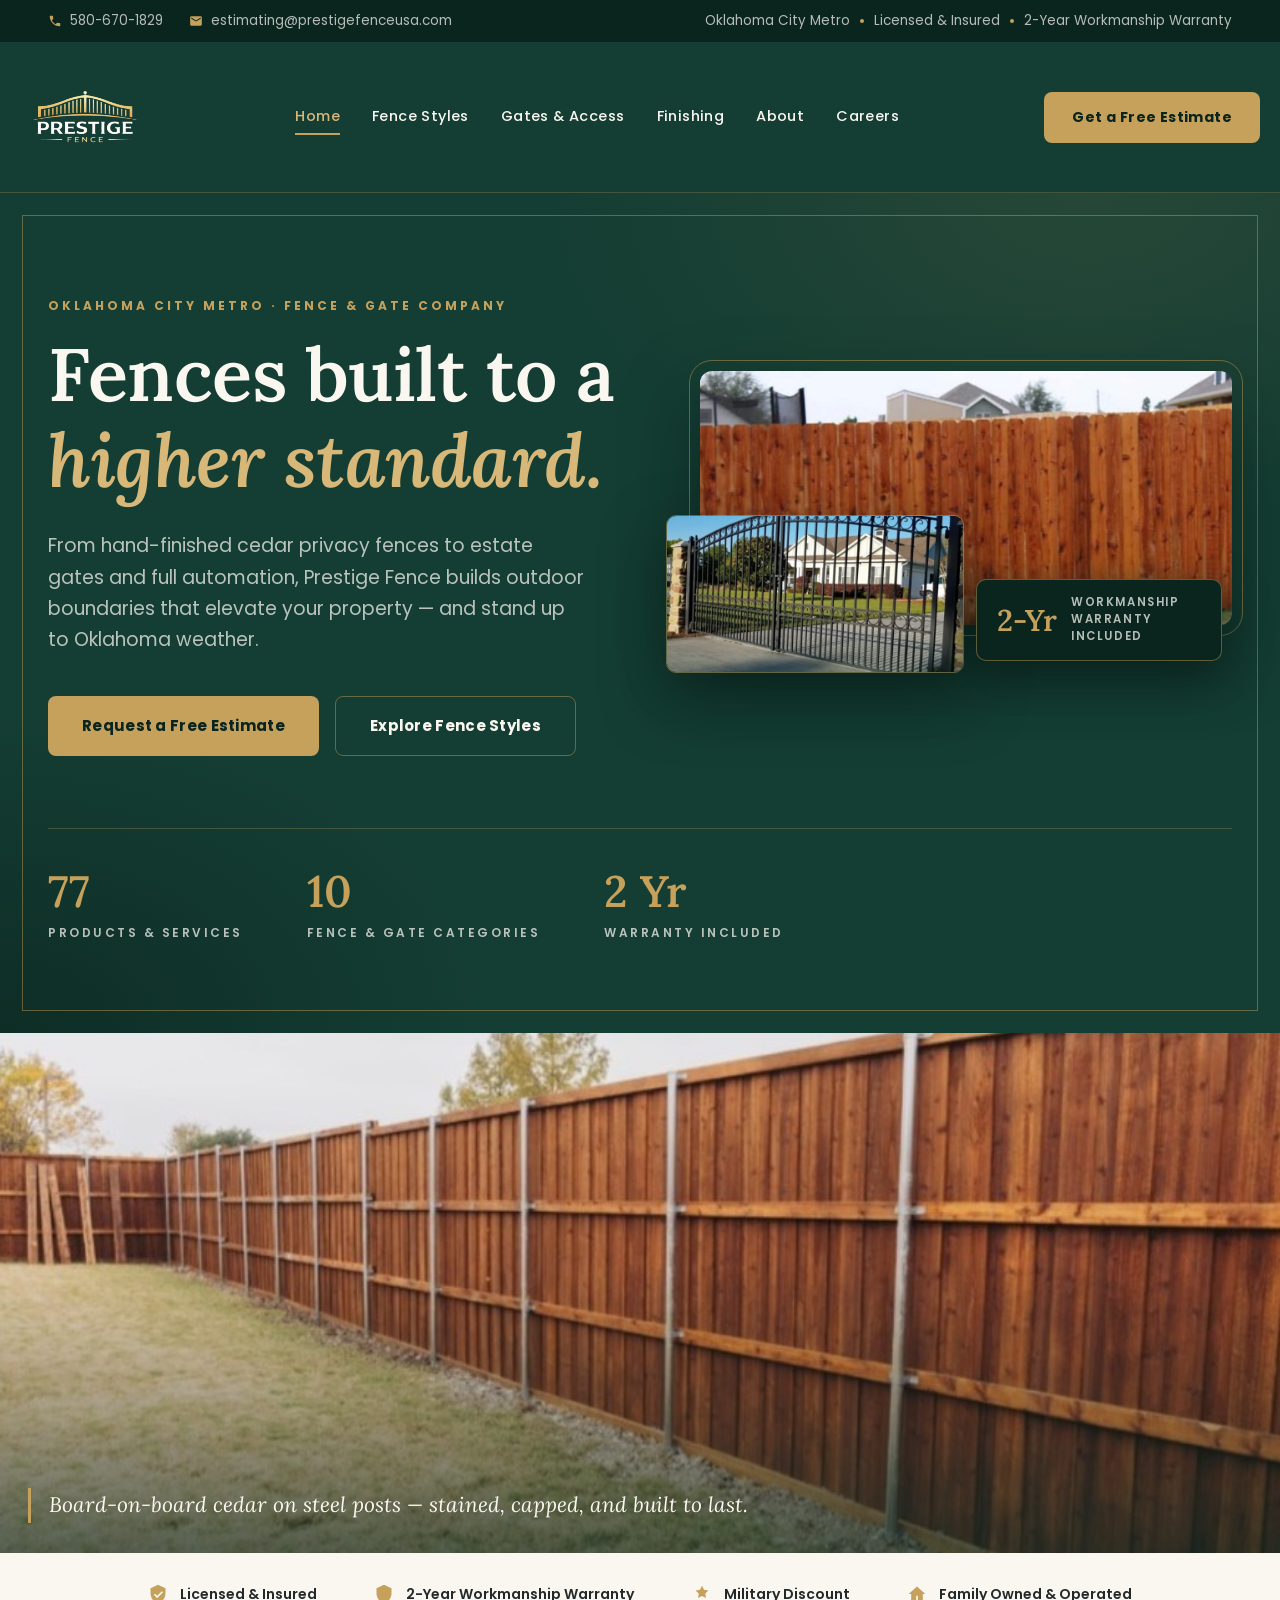
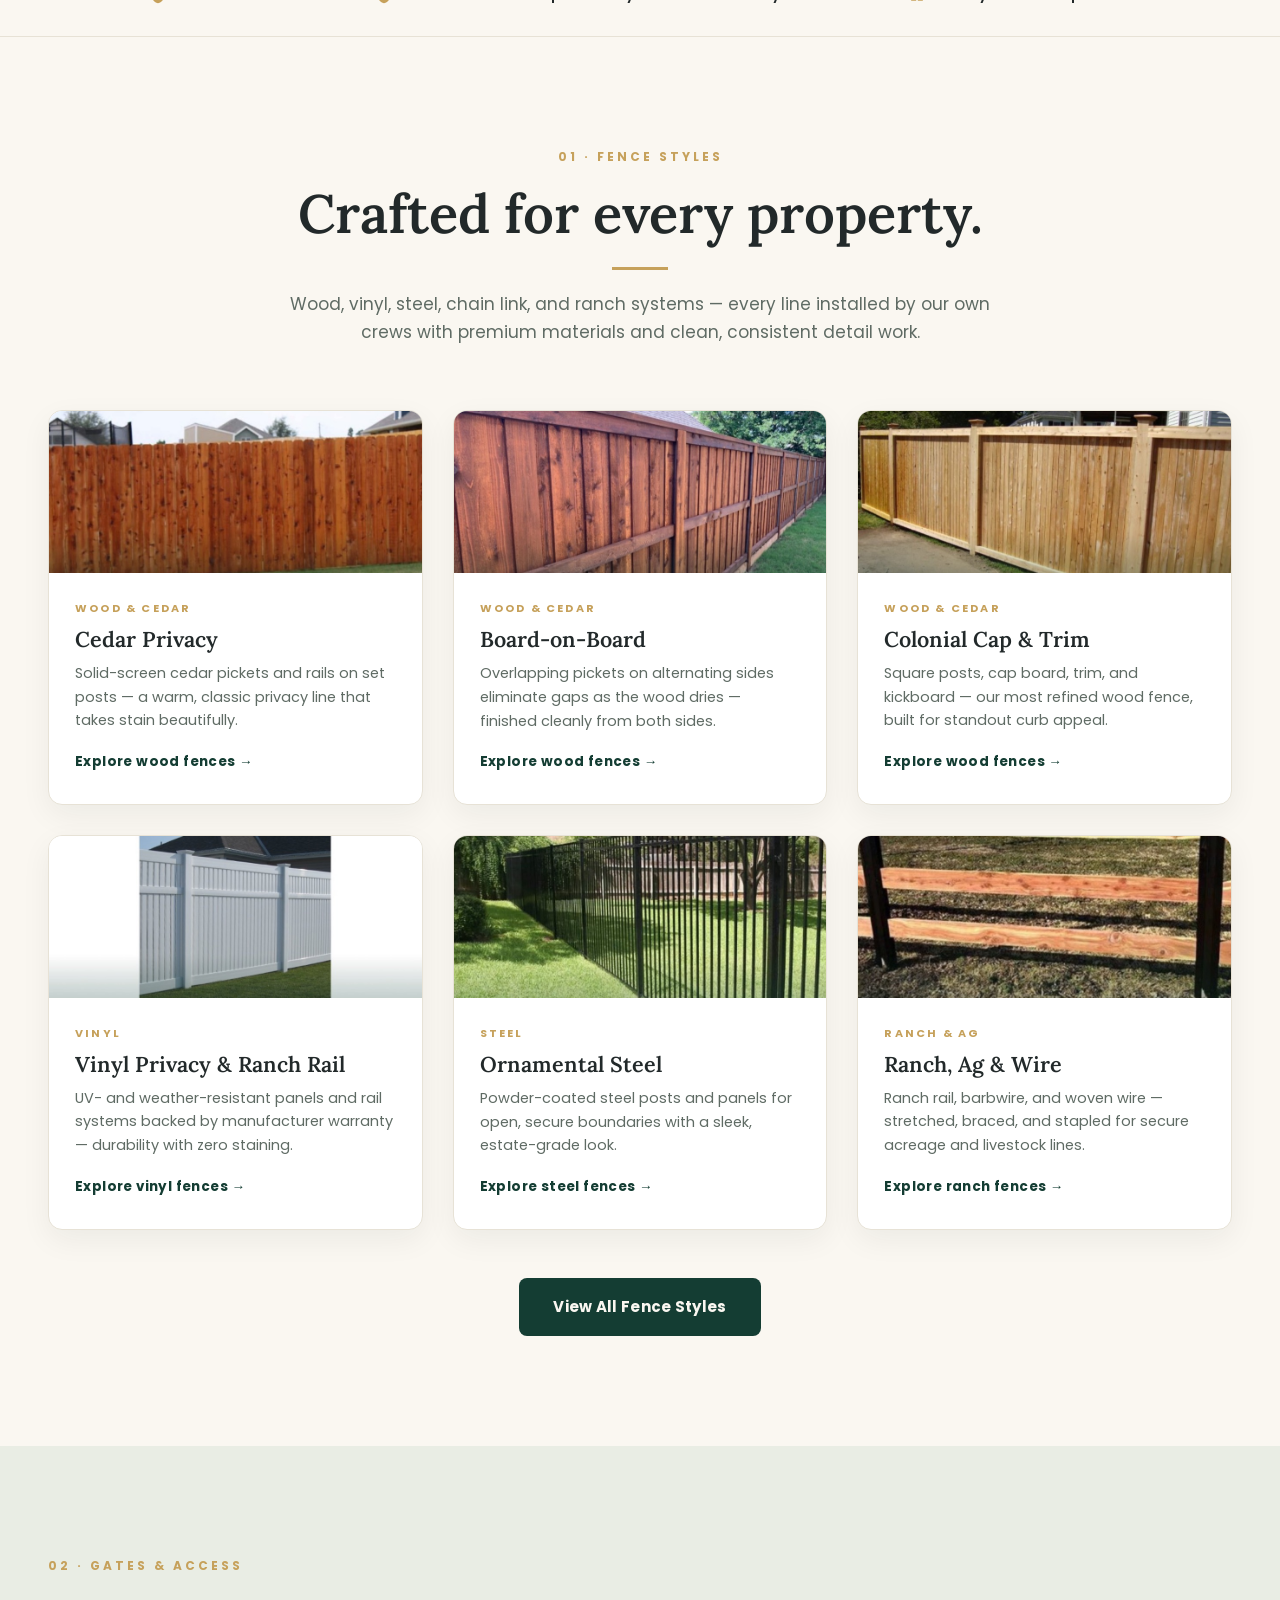
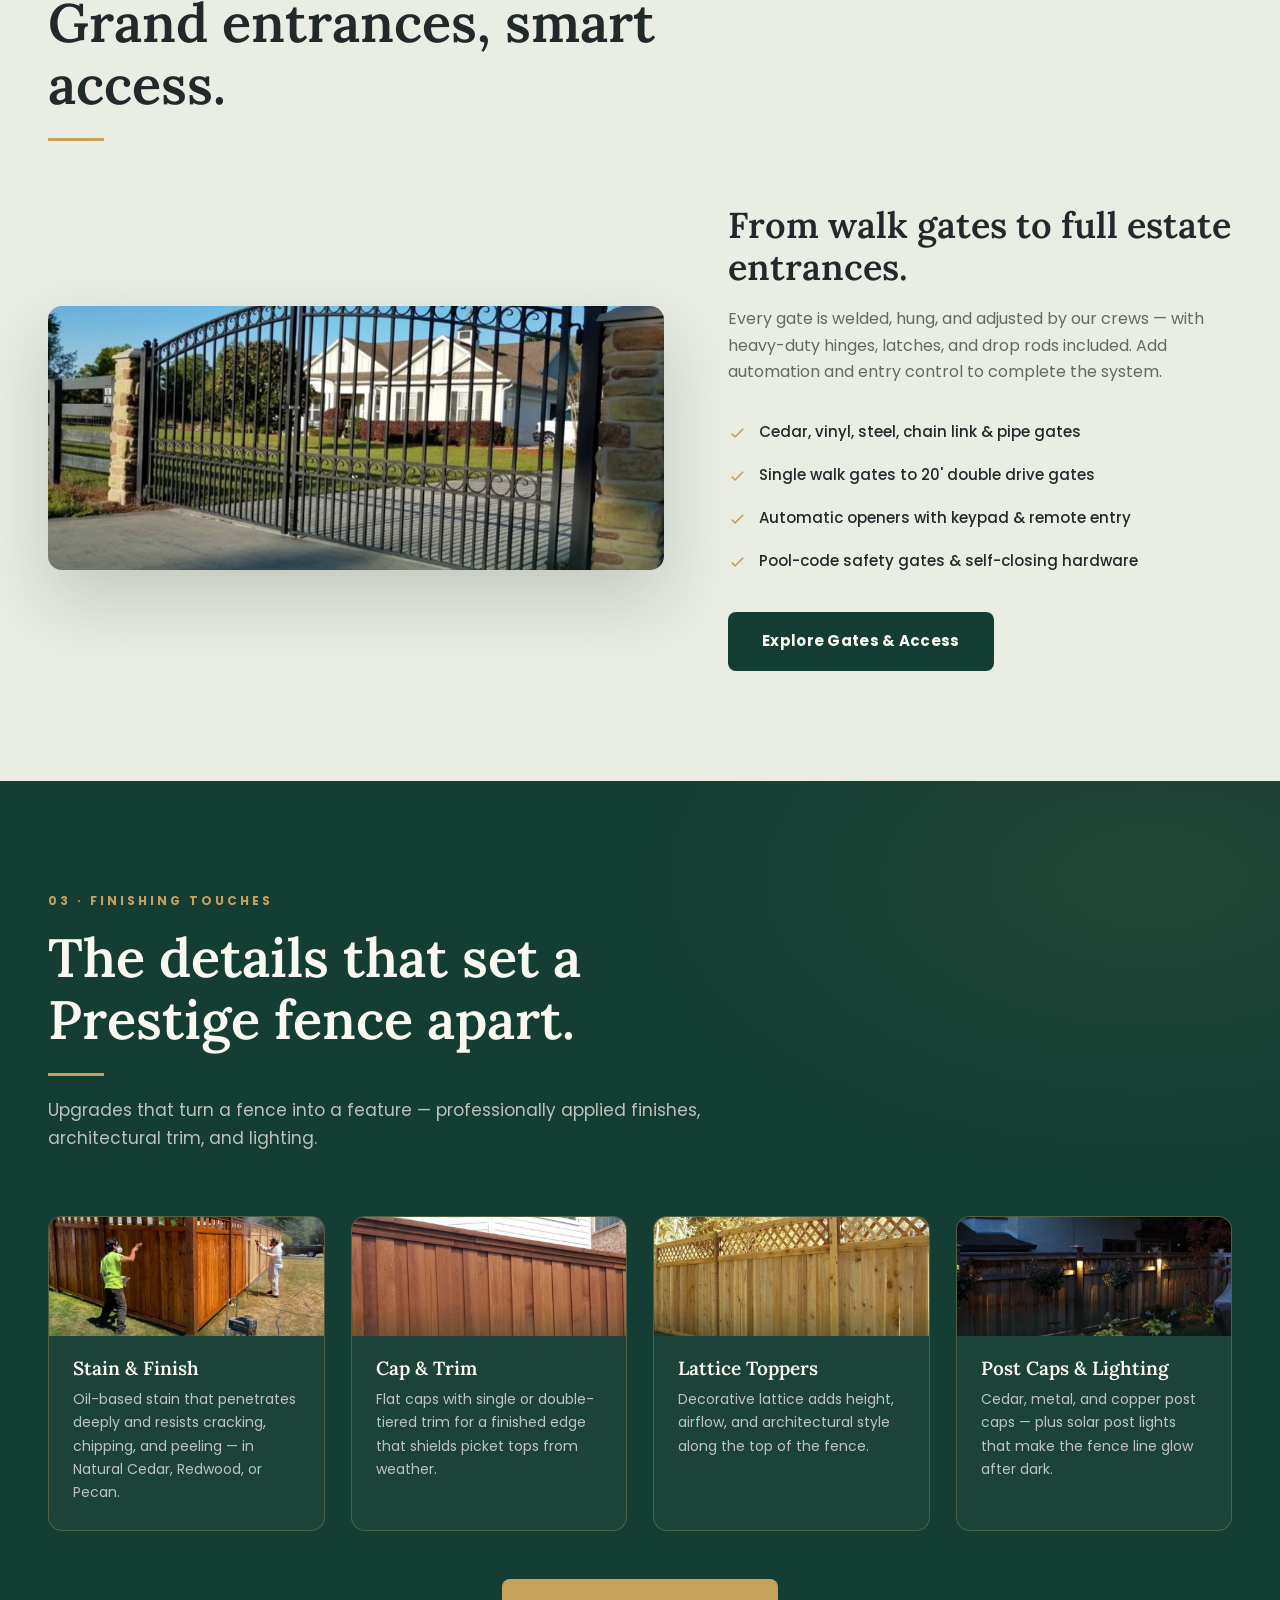
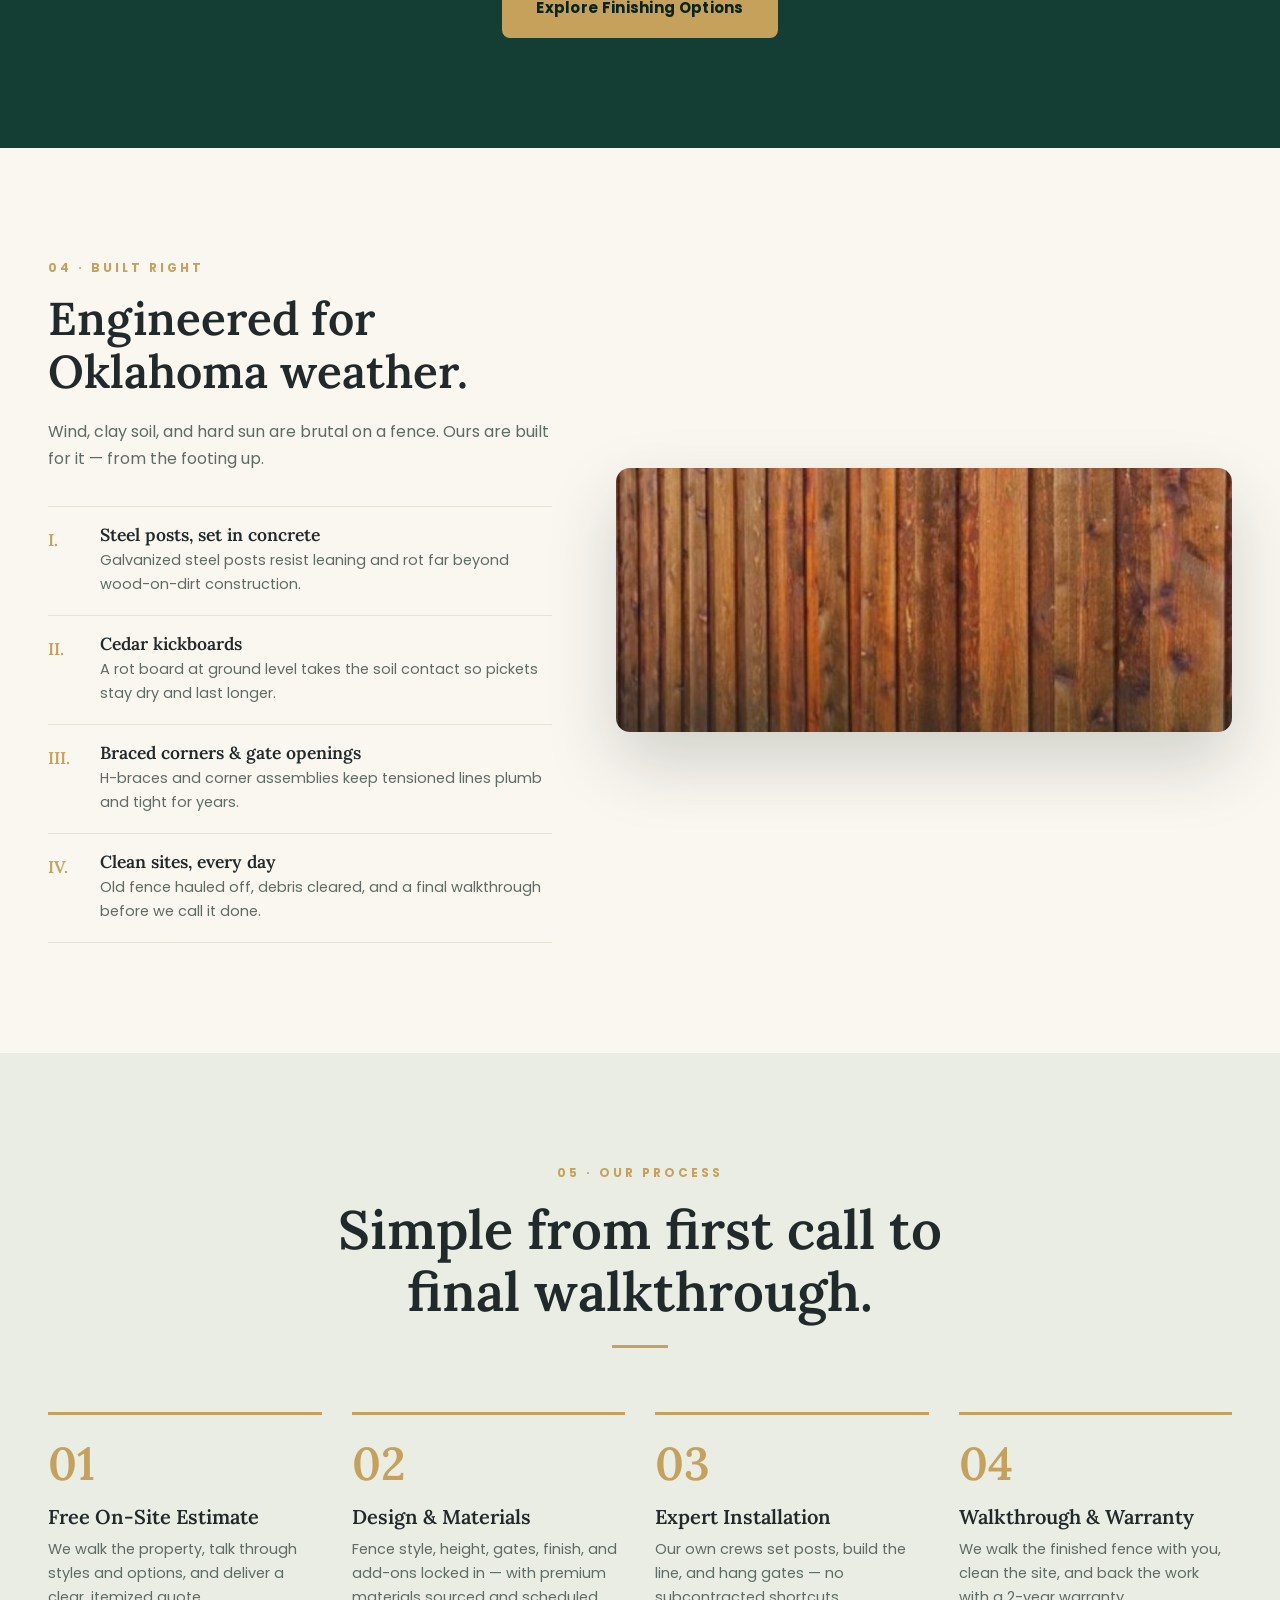
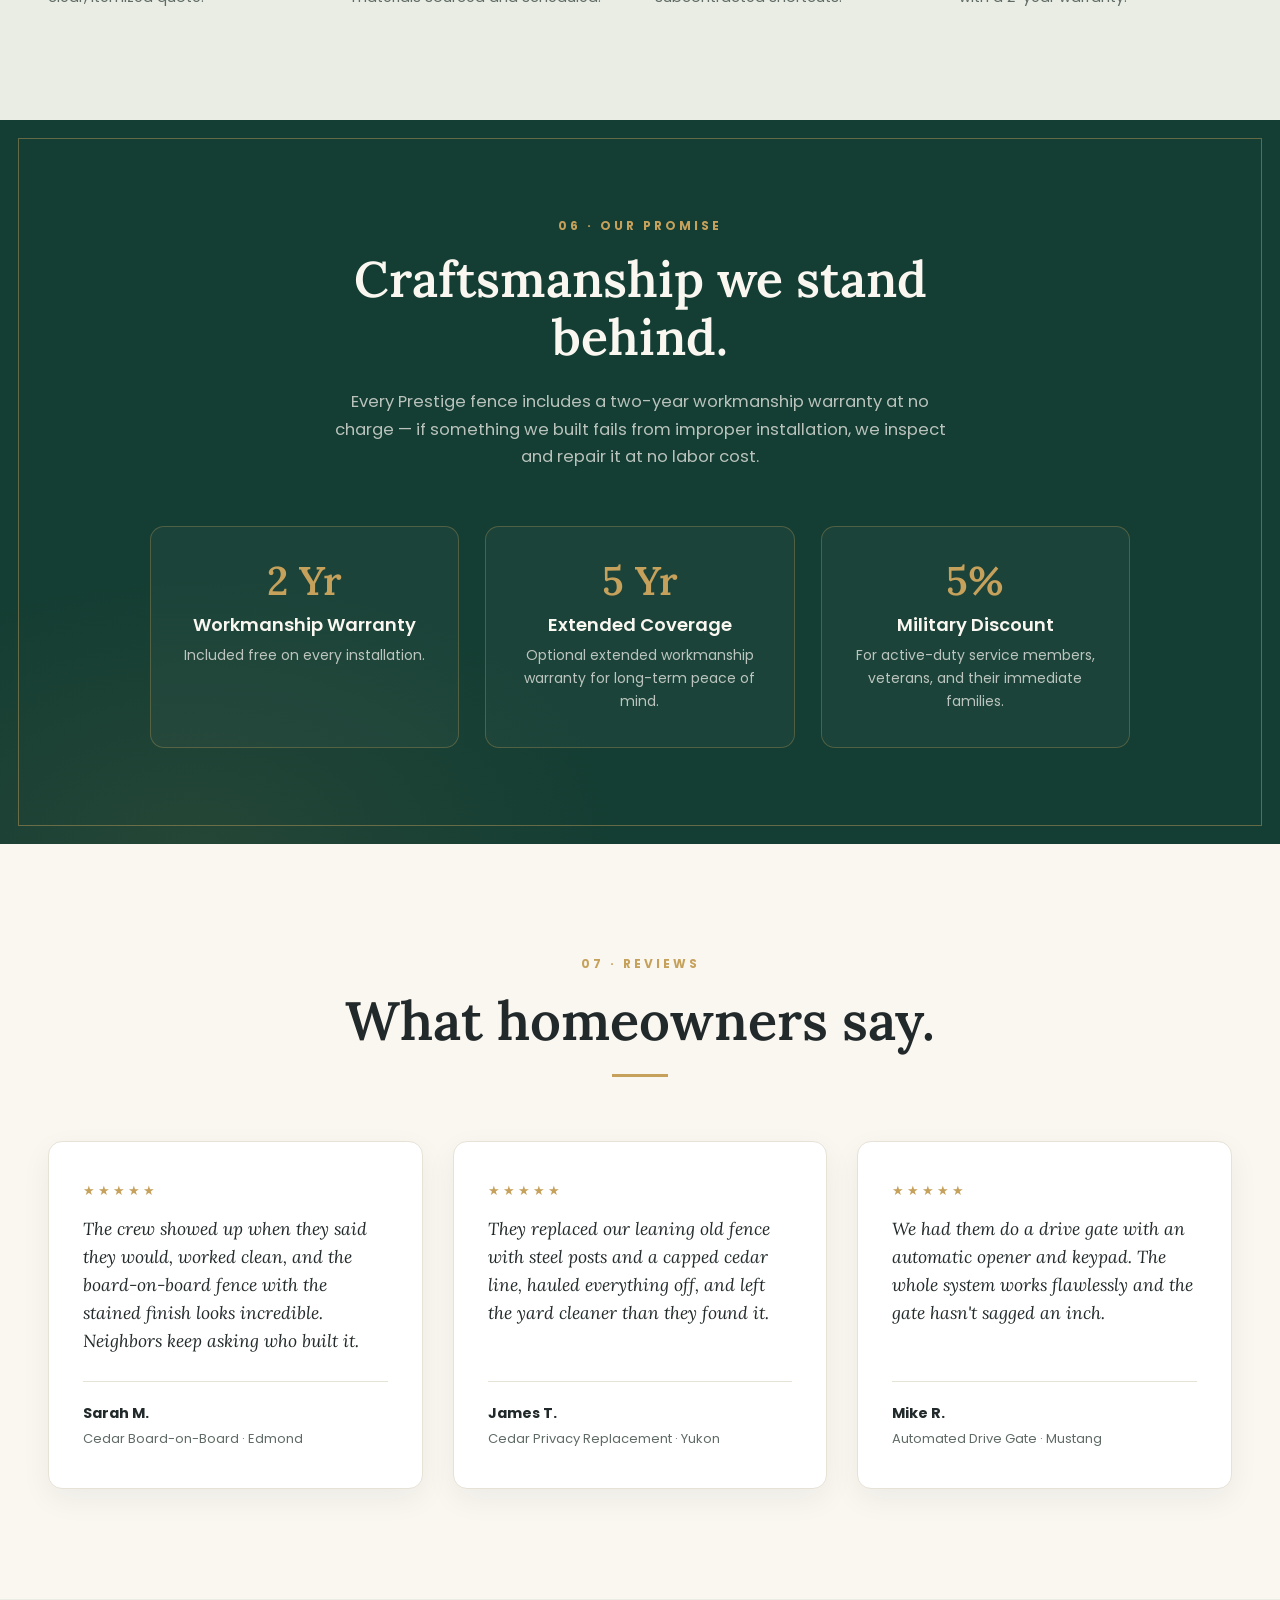
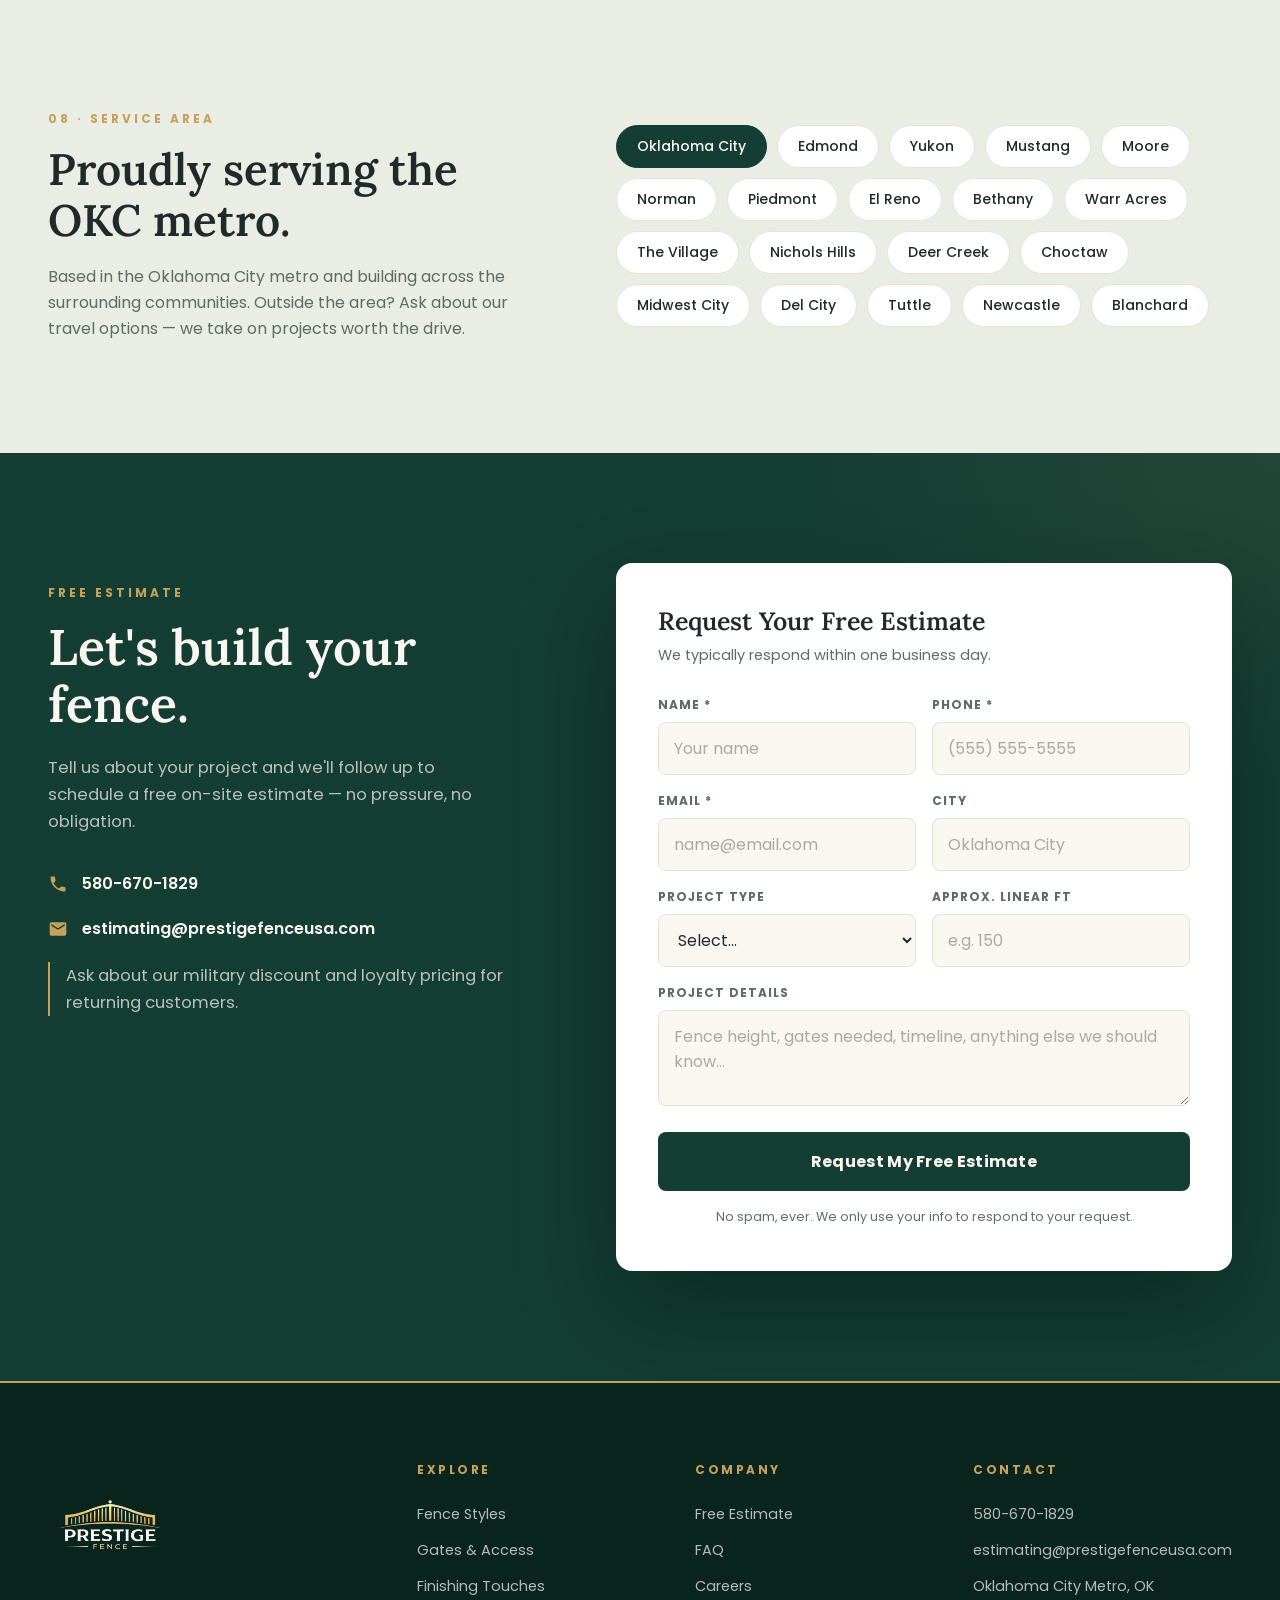
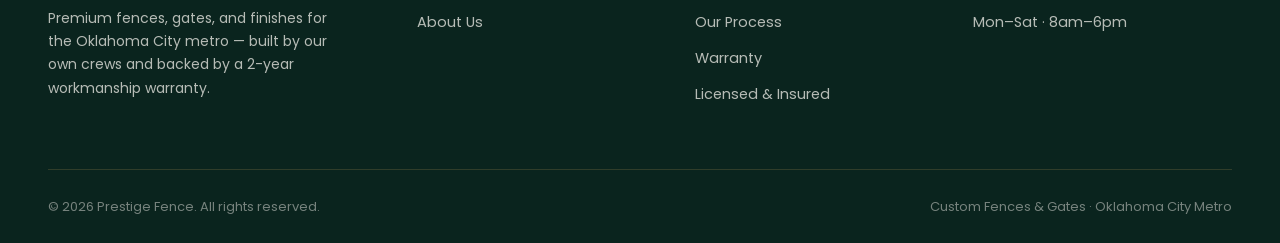
<file: index.html>
<!DOCTYPE html>
<html lang="en">
<head>
<meta charset="UTF-8" />
<meta name="viewport" content="width=device-width, initial-scale=1.0" />
<title>Prestige Fence | Custom Fences &amp; Gates — Oklahoma City Metro</title>
<meta name="description" content="Prestige Fence builds premium cedar, vinyl, ornamental steel, chain link, and ranch fencing across the Oklahoma City metro — with custom gates, automation, staining, and a 2-year workmanship warranty included on every job." />
<link rel="icon" type="image/svg+xml" href="images/prestige-fence-logo.svg" />
<link rel="apple-touch-icon" href="images/prestige-fence-logo.svg" />
<link rel="preconnect" href="https://fonts.googleapis.com" />
<link rel="preconnect" href="https://fonts.gstatic.com" crossorigin />
<link href="https://fonts.googleapis.com/css2?family=Lora:ital,wght@0,500;0,600;0,700;1,500;1,600&family=Poppins:wght@400;500;600;700;800&display=swap" rel="stylesheet" />
<link rel="stylesheet" href="css/site.css" />
</head>
<body>

<!-- ============ TOP BAR ============ -->
<div class="topbar">
  <div class="wrap">
    <div class="tb-left">
      <a href="tel:+15806701829"><svg viewBox="0 0 24 24"><path d="M6.6 10.8c1.4 2.8 3.8 5.2 6.6 6.6l2.2-2.2c.3-.3.7-.4 1-.2 1.1.4 2.3.6 3.6.6.6 0 1 .4 1 1V20c0 .6-.4 1-1 1C10.6 21 3 13.4 3 4c0-.6.4-1 1-1h3.5c.6 0 1 .4 1 1 0 1.2.2 2.4.6 3.6.1.3 0 .7-.2 1l-2.3 2.2z"/></svg>580-670-1829</a>
      <a href="mailto:estimating@prestigefenceusa.com"><svg viewBox="0 0 24 24"><path d="M20 4H4a2 2 0 00-2 2v12a2 2 0 002 2h16a2 2 0 002-2V6a2 2 0 00-2-2zm0 4l-8 5-8-5V6l8 5 8-5z"/></svg>estimating@prestigefenceusa.com</a>
    </div>
    <div class="tb-right">
      <span>Oklahoma City Metro</span><span class="dot"></span>
      <span>Licensed &amp; Insured</span><span class="dot"></span>
      <span>2-Year Workmanship Warranty</span>
    </div>
  </div>
</div>

<!-- ============ HEADER ============ -->
<header class="site" id="hdr">
  <div class="wrap nav">
    <a href="index.html" class="brand" aria-label="Prestige Fence home">
      <img src="images/prestige-fence-logo.svg" alt="Prestige Fence" />
    </a>
    <nav class="mainnav">
      <a href="index.html" class="active">Home</a>
      <a href="fence-styles.html">Fence Styles</a>
      <a href="gates-access.html">Gates &amp; Access</a>
      <a href="finishing.html">Finishing</a>
      <a href="about.html">About</a>
      <a href="careers.html">Careers</a>
    </nav>
    <a href="contact.html" class="nav-cta">Get a Free Estimate</a>
    <button class="burger" id="menu-open" aria-label="Open menu"><span></span><span></span><span></span></button>
  </div>
</header>

<div class="mmenu" id="mobile-menu">
  <button class="close" id="menu-close" aria-label="Close menu">&times;</button>
  <a href="index.html" class="active">Home</a>
  <a href="fence-styles.html">Fence Styles</a>
  <a href="gates-access.html">Gates &amp; Access</a>
  <a href="finishing.html">Finishing</a>
  <a href="about.html">About</a>
  <a href="careers.html">Careers</a>
  <a href="contact.html" class="mm-cta">Get a Free Estimate</a>
  <a href="tel:+15806701829" class="mm-tel">580-670-1829</a>
</div>

<!-- ============ HERO ============ -->
<section class="hero" id="top">
  <div class="hero-frame"></div>
  <div class="wrap">
    <div class="hero-grid">
      <div class="hero-copy">
        <span class="eyebrow">Oklahoma City Metro &middot; Fence &amp; Gate Company</span>
        <h1>Fences built to a <em>higher standard.</em></h1>
        <p class="hero-sub">
          From hand-finished cedar privacy fences to estate gates and full automation, Prestige Fence builds outdoor boundaries that elevate your property — and stand up to Oklahoma weather.
        </p>
        <div class="hero-ctas">
          <a href="contact.html" class="btn btn-gold">Request a Free Estimate</a>
          <a href="fence-styles.html" class="btn btn-ghost">Explore Fence Styles</a>
        </div>
      </div>
      <div class="hero-photos">
        <div class="hp-main"><img src="images/catalog/cedar-privacy.jpg" alt="Stained cedar privacy fence built by Prestige Fence" /></div>
        <div class="hp-overlap"><img src="images/catalog/gate-estate.jpg" alt="Ornamental steel estate gate with stone columns" /></div>
        <div class="hp-badge"><span class="b-num">2-Yr</span><span class="b-label">Workmanship Warranty Included</span></div>
      </div>
    </div>
    <div class="hero-stats">
      <div class="hstat"><div class="n">77</div><div class="l">Products &amp; Services</div></div>
      <div class="hstat"><div class="n">10</div><div class="l">Fence &amp; Gate Categories</div></div>
      <div class="hstat"><div class="n">2 Yr</div><div class="l">Warranty Included</div></div>
    </div>
  </div>
</section>

<!-- ============ PHOTO BAND ============ -->
<div class="band">
  <img src="images/catalog/hero-fenceline.jpg" alt="Stained cedar privacy fence line on steel posts" loading="lazy" />
  <div class="band-cap"><span>Board-on-board cedar on steel posts — stained, capped, and built to last.</span></div>
</div>

<!-- ============ CRED STRIP ============ -->
<div class="creds">
  <div class="wrap">
    <span class="cred"><svg viewBox="0 0 24 24"><path d="M12 1L3 5v6c0 5.5 3.8 10.7 9 12 5.2-1.3 9-6.5 9-12V5l-9-4zm-1 16l-4-4 1.4-1.4L11 14.2l5.6-5.6L18 10l-7 7z"/></svg>Licensed &amp; Insured</span>
    <span class="cred"><svg viewBox="0 0 24 24"><path d="M12 1L3 5v6c0 5.5 3.8 10.7 9 12 5.2-1.3 9-6.5 9-12V5l-9-4z"/></svg>2-Year Workmanship Warranty</span>
    <span class="cred"><svg viewBox="0 0 24 24"><path d="M12 2l2.4 4.9 5.4.8-3.9 3.8.9 5.4-4.8-2.5-4.8 2.5.9-5.4L4.2 7.7l5.4-.8z"/></svg>Military Discount</span>
    <span class="cred"><svg viewBox="0 0 24 24"><path d="M12 3L2 12h3v8h6v-6h2v6h6v-8h3z"/></svg>Family Owned &amp; Operated</span>
  </div>
</div>

<!-- ============ FENCE STYLES ============ -->
<section class="sec" id="styles">
  <div class="wrap">
    <div class="sec-head center rv">
      <span class="eyebrow">01 &middot; Fence Styles</span>
      <h2>Crafted for every property.</h2>
      <hr class="rule center" />
      <p>Wood, vinyl, steel, chain link, and ranch systems — every line installed by our own crews with premium materials and clean, consistent detail work.</p>
    </div>
    <div class="styles-grid">
      <div class="scard rv">
        <div class="ph"><img src="images/catalog/cedar-privacy.jpg" alt="Stained cedar privacy fence" loading="lazy" /></div>
        <div class="body">
          <div class="tag">Wood &amp; Cedar</div>
          <h3>Cedar Privacy</h3>
          <p>Solid-screen cedar pickets and rails on set posts — a warm, classic privacy line that takes stain beautifully.</p>
          <a class="more" href="fence-styles.html#wood">Explore wood fences &rarr;</a>
        </div>
      </div>
      <div class="scard rv">
        <div class="ph"><img src="images/catalog/board-on-board.jpg" alt="Cedar board-on-board fence" loading="lazy" /></div>
        <div class="body">
          <div class="tag">Wood &amp; Cedar</div>
          <h3>Board-on-Board</h3>
          <p>Overlapping pickets on alternating sides eliminate gaps as the wood dries — finished cleanly from both sides.</p>
          <a class="more" href="fence-styles.html#wood">Explore wood fences &rarr;</a>
        </div>
      </div>
      <div class="scard rv">
        <div class="ph"><img src="images/catalog/colonial-cap.jpg" alt="Colonial cap and top rail cedar fence" loading="lazy" /></div>
        <div class="body">
          <div class="tag">Wood &amp; Cedar</div>
          <h3>Colonial Cap &amp; Trim</h3>
          <p>Square posts, cap board, trim, and kickboard — our most refined wood fence, built for standout curb appeal.</p>
          <a class="more" href="fence-styles.html#wood">Explore wood fences &rarr;</a>
        </div>
      </div>
      <div class="scard rv">
        <div class="ph"><img src="images/catalog/vinyl-privacy.jpg" alt="White vinyl privacy fence" loading="lazy" /></div>
        <div class="body">
          <div class="tag">Vinyl</div>
          <h3>Vinyl Privacy &amp; Ranch Rail</h3>
          <p>UV- and weather-resistant panels and rail systems backed by manufacturer warranty — durability with zero staining.</p>
          <a class="more" href="fence-styles.html#vinyl">Explore vinyl fences &rarr;</a>
        </div>
      </div>
      <div class="scard rv">
        <div class="ph"><img src="images/catalog/ornamental-steel.jpg" alt="Black ornamental steel fence" loading="lazy" /></div>
        <div class="body">
          <div class="tag">Steel</div>
          <h3>Ornamental Steel</h3>
          <p>Powder-coated steel posts and panels for open, secure boundaries with a sleek, estate-grade look.</p>
          <a class="more" href="fence-styles.html#steel">Explore steel fences &rarr;</a>
        </div>
      </div>
      <div class="scard rv">
        <div class="ph"><img src="images/catalog/ranch-rail.jpg" alt="Highplains ranch rail fence" loading="lazy" /></div>
        <div class="body">
          <div class="tag">Ranch &amp; Ag</div>
          <h3>Ranch, Ag &amp; Wire</h3>
          <p>Ranch rail, barbwire, and woven wire — stretched, braced, and stapled for secure acreage and livestock lines.</p>
          <a class="more" href="fence-styles.html#ranch">Explore ranch fences &rarr;</a>
        </div>
      </div>
    </div>
    <div style="text-align:center; margin-top: 48px;" class="rv">
      <a href="fence-styles.html" class="btn btn-pine">View All Fence Styles</a>
    </div>
  </div>
</section>

<!-- ============ GATES & ACCESS ============ -->
<section class="sec sec-sage" id="gates">
  <div class="wrap">
    <div class="sec-head rv">
      <span class="eyebrow">02 &middot; Gates &amp; Access</span>
      <h2>Grand entrances, smart access.</h2>
      <hr class="rule" />
    </div>
    <div class="feature rv">
      <div class="f-photo"><img src="images/catalog/gate-estate.jpg" alt="Ornamental steel double drive estate gate with stone columns" loading="lazy" /></div>
      <div class="f-copy">
        <h3>From walk gates to full estate entrances.</h3>
        <p>Every gate is welded, hung, and adjusted by our crews — with heavy-duty hinges, latches, and drop rods included. Add automation and entry control to complete the system.</p>
        <ul class="f-list">
          <li><svg viewBox="0 0 24 24"><path d="M9 16.2l-3.5-3.5L4 14.2 9 19l11-11-1.5-1.5z"/></svg>Cedar, vinyl, steel, chain link &amp; pipe gates</li>
          <li><svg viewBox="0 0 24 24"><path d="M9 16.2l-3.5-3.5L4 14.2 9 19l11-11-1.5-1.5z"/></svg>Single walk gates to 20' double drive gates</li>
          <li><svg viewBox="0 0 24 24"><path d="M9 16.2l-3.5-3.5L4 14.2 9 19l11-11-1.5-1.5z"/></svg>Automatic openers with keypad &amp; remote entry</li>
          <li><svg viewBox="0 0 24 24"><path d="M9 16.2l-3.5-3.5L4 14.2 9 19l11-11-1.5-1.5z"/></svg>Pool-code safety gates &amp; self-closing hardware</li>
        </ul>
        <div style="margin-top: 30px;">
          <a href="gates-access.html" class="btn btn-pine">Explore Gates &amp; Access</a>
        </div>
      </div>
    </div>
  </div>
</section>

<!-- ============ FINISHING TOUCHES ============ -->
<section class="sec sec-dark" id="finishing">
  <div class="wrap">
    <div class="sec-head rv">
      <span class="eyebrow">03 &middot; Finishing Touches</span>
      <h2>The details that set a Prestige fence apart.</h2>
      <hr class="rule" />
      <p>Upgrades that turn a fence into a feature — professionally applied finishes, architectural trim, and lighting.</p>
    </div>
    <div class="fin-grid">
      <div class="fcard rv">
        <div class="ph"><img src="images/catalog/stain-crew.jpg" alt="Crew spray-staining a cedar fence" loading="lazy" /></div>
        <div class="body"><h3>Stain &amp; Finish</h3><p>Oil-based stain that penetrates deeply and resists cracking, chipping, and peeling — in Natural Cedar, Redwood, or Pecan.</p></div>
      </div>
      <div class="fcard rv">
        <div class="ph"><img src="images/catalog/cap-double-trim.jpg" alt="Cedar flat cap with double tiered trim" loading="lazy" /></div>
        <div class="body"><h3>Cap &amp; Trim</h3><p>Flat caps with single or double-tiered trim for a finished edge that shields picket tops from weather.</p></div>
      </div>
      <div class="fcard rv">
        <div class="ph"><img src="images/catalog/lattice-topper.jpg" alt="Cedar lattice topper on privacy fence" loading="lazy" /></div>
        <div class="body"><h3>Lattice Toppers</h3><p>Decorative lattice adds height, airflow, and architectural style along the top of the fence.</p></div>
      </div>
      <div class="fcard rv">
        <div class="ph"><img src="images/catalog/solar-light.jpg" alt="Solar post lights glowing on a fence at dusk" loading="lazy" /></div>
        <div class="body"><h3>Post Caps &amp; Lighting</h3><p>Cedar, metal, and copper post caps — plus solar post lights that make the fence line glow after dark.</p></div>
      </div>
    </div>
    <div style="text-align:center; margin-top: 48px;" class="rv">
      <a href="finishing.html" class="btn btn-gold">Explore Finishing Options</a>
    </div>
  </div>
</section>

<!-- ============ CRAFTSMANSHIP ============ -->
<section class="sec">
  <div class="wrap feature flip">
    <div class="f-photo rv"><img src="images/catalog/cedar-8ft.jpg" alt="8 foot cedar privacy fence along a walkway" loading="lazy" /></div>
    <div class="rv">
      <span class="eyebrow">04 &middot; Built Right</span>
      <h2 style="font-size: clamp(30px, 4vw, 46px);">Engineered for Oklahoma weather.</h2>
      <p style="color: var(--muted); margin-top: 20px;">Wind, clay soil, and hard sun are brutal on a fence. Ours are built for it — from the footing up.</p>
      <ul class="craft-list">
        <li><span class="num">I.</span><div><h3>Steel posts, set in concrete</h3><p>Galvanized steel posts resist leaning and rot far beyond wood-on-dirt construction.</p></div></li>
        <li><span class="num">II.</span><div><h3>Cedar kickboards</h3><p>A rot board at ground level takes the soil contact so pickets stay dry and last longer.</p></div></li>
        <li><span class="num">III.</span><div><h3>Braced corners &amp; gate openings</h3><p>H-braces and corner assemblies keep tensioned lines plumb and tight for years.</p></div></li>
        <li><span class="num">IV.</span><div><h3>Clean sites, every day</h3><p>Old fence hauled off, debris cleared, and a final walkthrough before we call it done.</p></div></li>
      </ul>
    </div>
  </div>
</section>

<!-- ============ PROCESS ============ -->
<section class="sec sec-sage" id="process">
  <div class="wrap">
    <div class="sec-head center rv">
      <span class="eyebrow">05 &middot; Our Process</span>
      <h2>Simple from first call to final walkthrough.</h2>
      <hr class="rule center" />
    </div>
    <div class="proc-grid">
      <div class="pcard rv">
        <div class="pn">01</div>
        <h3>Free On-Site Estimate</h3>
        <p>We walk the property, talk through styles and options, and deliver a clear, itemized quote.</p>
      </div>
      <div class="pcard rv">
        <div class="pn">02</div>
        <h3>Design &amp; Materials</h3>
        <p>Fence style, height, gates, finish, and add-ons locked in — with premium materials sourced and scheduled.</p>
      </div>
      <div class="pcard rv">
        <div class="pn">03</div>
        <h3>Expert Installation</h3>
        <p>Our own crews set posts, build the line, and hang gates — no subcontracted shortcuts.</p>
      </div>
      <div class="pcard rv">
        <div class="pn">04</div>
        <h3>Walkthrough &amp; Warranty</h3>
        <p>We walk the finished fence with you, clean the site, and back the work with a 2-year warranty.</p>
      </div>
    </div>
  </div>
</section>

<!-- ============ WARRANTY ============ -->
<section class="warranty" id="warranty">
  <div class="wr-frame"></div>
  <div class="wrap rv">
    <span class="eyebrow">06 &middot; Our Promise</span>
    <h2>Craftsmanship we stand behind.</h2>
    <p class="sub">Every Prestige fence includes a two-year workmanship warranty at no charge — if something we built fails from improper installation, we inspect and repair it at no labor cost.</p>
    <div class="wr-grid">
      <div class="wr-item">
        <div class="big">2 Yr</div>
        <h3>Workmanship Warranty</h3>
        <p>Included free on every installation.</p>
      </div>
      <div class="wr-item">
        <div class="big">5 Yr</div>
        <h3>Extended Coverage</h3>
        <p>Optional extended workmanship warranty for long-term peace of mind.</p>
      </div>
      <div class="wr-item">
        <div class="big">5%</div>
        <h3>Military Discount</h3>
        <p>For active-duty service members, veterans, and their immediate families.</p>
      </div>
    </div>
  </div>
</section>

<!-- ============ TESTIMONIALS ============ -->
<section class="sec">
  <div class="wrap">
    <div class="sec-head center rv">
      <span class="eyebrow">07 &middot; Reviews</span>
      <h2>What homeowners say.</h2>
      <hr class="rule center" />
    </div>
    <div class="quotes-grid">
      <div class="qcard rv">
        <div class="stars">★★★★★</div>
        <blockquote>The crew showed up when they said they would, worked clean, and the board-on-board fence with the stained finish looks incredible. Neighbors keep asking who built it.</blockquote>
        <div class="who"><div class="n">Sarah M.</div><div class="w">Cedar Board-on-Board &middot; Edmond</div></div>
      </div>
      <div class="qcard rv">
        <div class="stars">★★★★★</div>
        <blockquote>They replaced our leaning old fence with steel posts and a capped cedar line, hauled everything off, and left the yard cleaner than they found it.</blockquote>
        <div class="who"><div class="n">James T.</div><div class="w">Cedar Privacy Replacement &middot; Yukon</div></div>
      </div>
      <div class="qcard rv">
        <div class="stars">★★★★★</div>
        <blockquote>We had them do a drive gate with an automatic opener and keypad. The whole system works flawlessly and the gate hasn't sagged an inch.</blockquote>
        <div class="who"><div class="n">Mike R.</div><div class="w">Automated Drive Gate &middot; Mustang</div></div>
      </div>
    </div>
  </div>
</section>

<!-- ============ SERVICE AREA ============ -->
<section class="sec sec-sage">
  <div class="wrap area-grid">
    <div class="rv">
      <span class="eyebrow">08 &middot; Service Area</span>
      <h2>Proudly serving the OKC metro.</h2>
      <p>Based in the Oklahoma City metro and building across the surrounding communities. Outside the area? Ask about our travel options — we take on projects worth the drive.</p>
    </div>
    <div class="area-cities rv">
      <span class="hq">Oklahoma City</span>
      <span>Edmond</span><span>Yukon</span><span>Mustang</span><span>Moore</span>
      <span>Norman</span><span>Piedmont</span><span>El Reno</span><span>Bethany</span>
      <span>Warr Acres</span><span>The Village</span><span>Nichols Hills</span><span>Deer Creek</span>
      <span>Choctaw</span><span>Midwest City</span><span>Del City</span><span>Tuttle</span>
      <span>Newcastle</span><span>Blanchard</span>
    </div>
  </div>
</section>

<!-- ============ QUOTE FORM ============ -->
<section class="quote" id="quote">
  <div class="wrap">
    <div class="q-copy rv">
      <span class="eyebrow">Free Estimate</span>
      <h2>Let's build your fence.</h2>
      <p>Tell us about your project and we'll follow up to schedule a free on-site estimate — no pressure, no obligation.</p>
      <div class="q-contacts">
        <a href="tel:+15806701829"><svg viewBox="0 0 24 24"><path d="M6.6 10.8c1.4 2.8 3.8 5.2 6.6 6.6l2.2-2.2c.3-.3.7-.4 1-.2 1.1.4 2.3.6 3.6.6.6 0 1 .4 1 1V20c0 .6-.4 1-1 1C10.6 21 3 13.4 3 4c0-.6.4-1 1-1h3.5c.6 0 1 .4 1 1 0 1.2.2 2.4.6 3.6.1.3 0 .7-.2 1l-2.3 2.2z"/></svg>580-670-1829</a>
        <a href="mailto:estimating@prestigefenceusa.com"><svg viewBox="0 0 24 24"><path d="M20 4H4a2 2 0 00-2 2v12a2 2 0 002 2h16a2 2 0 002-2V6a2 2 0 00-2-2zm0 4l-8 5-8-5V6l8 5 8-5z"/></svg>estimating@prestigefenceusa.com</a>
      </div>
      <p class="q-note">Ask about our military discount and loyalty pricing for returning customers.</p>
    </div>
    <div class="qform rv">
      <form id="quote-form" novalidate>
        <h3>Request Your Free Estimate</h3>
        <p class="fsub">We typically respond within one business day.</p>
        <div class="frow">
          <div class="field"><label for="qf-name">Name *</label><input type="text" id="qf-name" placeholder="Your name" required /></div>
          <div class="field"><label for="qf-phone">Phone *</label><input type="tel" id="qf-phone" placeholder="(555) 555-5555" required /></div>
        </div>
        <div class="frow">
          <div class="field"><label for="qf-email">Email *</label><input type="email" id="qf-email" placeholder="name@email.com" required /></div>
          <div class="field"><label for="qf-city">City</label><input type="text" id="qf-city" placeholder="Oklahoma City" /></div>
        </div>
        <div class="frow">
          <div class="field">
            <label for="qf-type">Project Type</label>
            <select id="qf-type">
              <option value="">Select…</option>
              <option>Wood &amp; Cedar Privacy Fence</option>
              <option>Vinyl Fence</option>
              <option>Ornamental Steel Fence</option>
              <option>Chain Link Fence</option>
              <option>Ranch, Ag &amp; Wire Fence</option>
              <option>Gate / Gate Automation</option>
              <option>Staining &amp; Finishing</option>
              <option>Repair or Removal</option>
              <option>Other</option>
            </select>
          </div>
          <div class="field"><label for="qf-footage">Approx. Linear Ft</label><input type="text" id="qf-footage" placeholder="e.g. 150" /></div>
        </div>
        <div class="field full" style="margin-bottom:18px">
          <label for="qf-notes">Project Details</label>
          <textarea id="qf-notes" placeholder="Fence height, gates needed, timeline, anything else we should know…"></textarea>
        </div>
        <p class="q-error" id="qf-error" role="alert"></p>
        <button type="submit" class="btn btn-pine q-submit" id="qf-submit">Request My Free Estimate</button>
        <p class="q-fine">No spam, ever. We only use your info to respond to your request.</p>
      </form>
      <div class="q-success" id="qf-success">
        <svg viewBox="0 0 64 64"><circle cx="32" cy="32" r="30" fill="none" stroke="#C6A15B" stroke-width="3"/><path d="M20 33l8 8 16-18" fill="none" stroke="#C6A15B" stroke-width="4" stroke-linecap="round" stroke-linejoin="round"/></svg>
        <h3>Request Received</h3>
        <p>Thank you — our team will reach out shortly to schedule your free estimate.</p>
      </div>
    </div>
  </div>
</section>

<!-- ============ FOOTER ============ -->
<footer class="site-footer">
  <div class="wrap">
    <div class="fgrid">
      <div class="fbrand">
        <img src="images/prestige-fence-logo.svg" alt="Prestige Fence" />
        <p>Premium fences, gates, and finishes for the Oklahoma City metro — built by our own crews and backed by a 2-year workmanship warranty.</p>
      </div>
      <div class="fcol">
        <h3>Explore</h3>
        <a href="fence-styles.html">Fence Styles</a>
        <a href="gates-access.html">Gates &amp; Access</a>
        <a href="finishing.html">Finishing Touches</a>
        <a href="about.html">About Us</a>
      </div>
      <div class="fcol">
        <h3>Company</h3>
        <a href="contact.html">Free Estimate</a>
        <a href="contact.html#faq">FAQ</a>
        <a href="careers.html">Careers</a>
        <a href="about.html#process">Our Process</a>
        <a href="about.html#warranty">Warranty</a>
        <span>Licensed &amp; Insured</span>
      </div>
      <div class="fcol">
        <h3>Contact</h3>
        <a href="tel:+15806701829">580-670-1829</a>
        <a href="mailto:estimating@prestigefenceusa.com">estimating@prestigefenceusa.com</a>
        <span>Oklahoma City Metro, OK</span>
        <span>Mon–Sat &middot; 8am–6pm</span>
      </div>
    </div>
    <div class="fbottom">
      <span>&copy; <span id="year"></span> Prestige Fence. All rights reserved.</span>
      <span>Custom Fences &amp; Gates &middot; Oklahoma City Metro</span>
    </div>
  </div>
</footer>

<script src="js/site.js"></script>
</body>
</html>
</file>
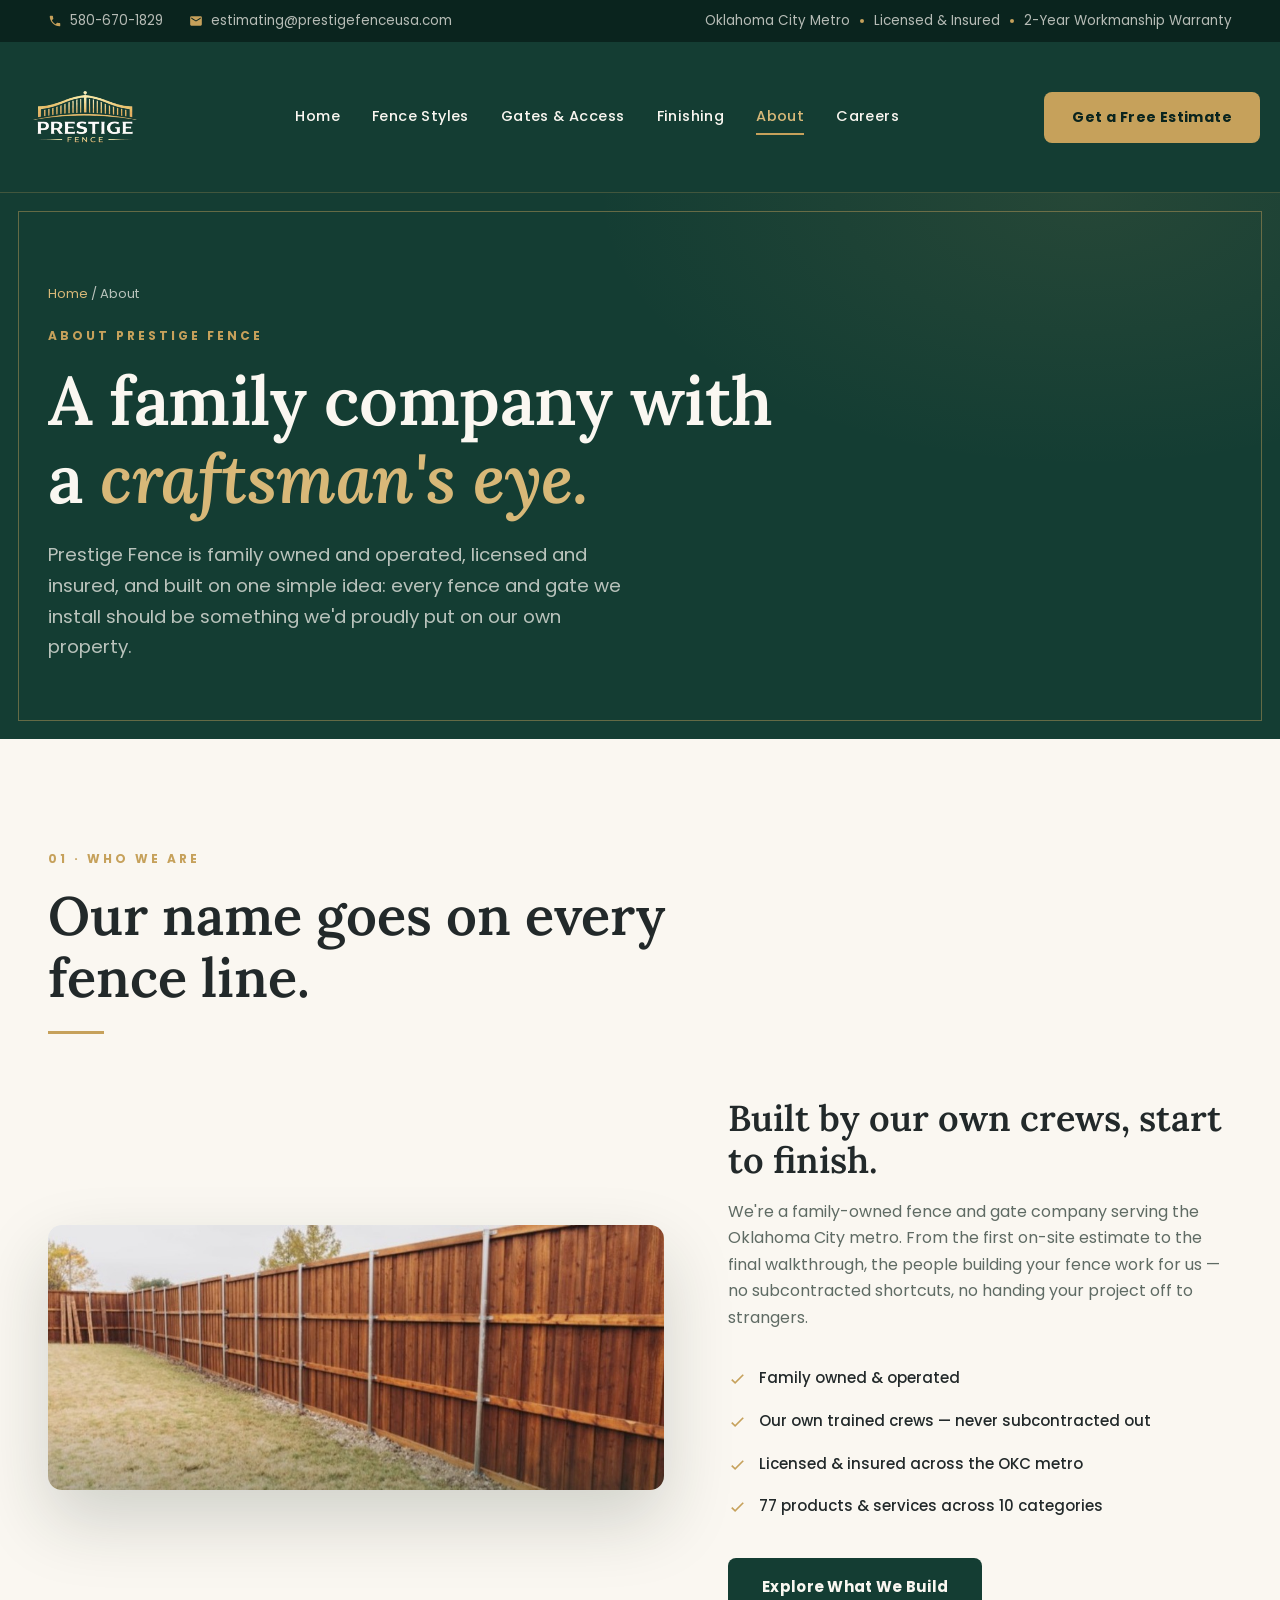
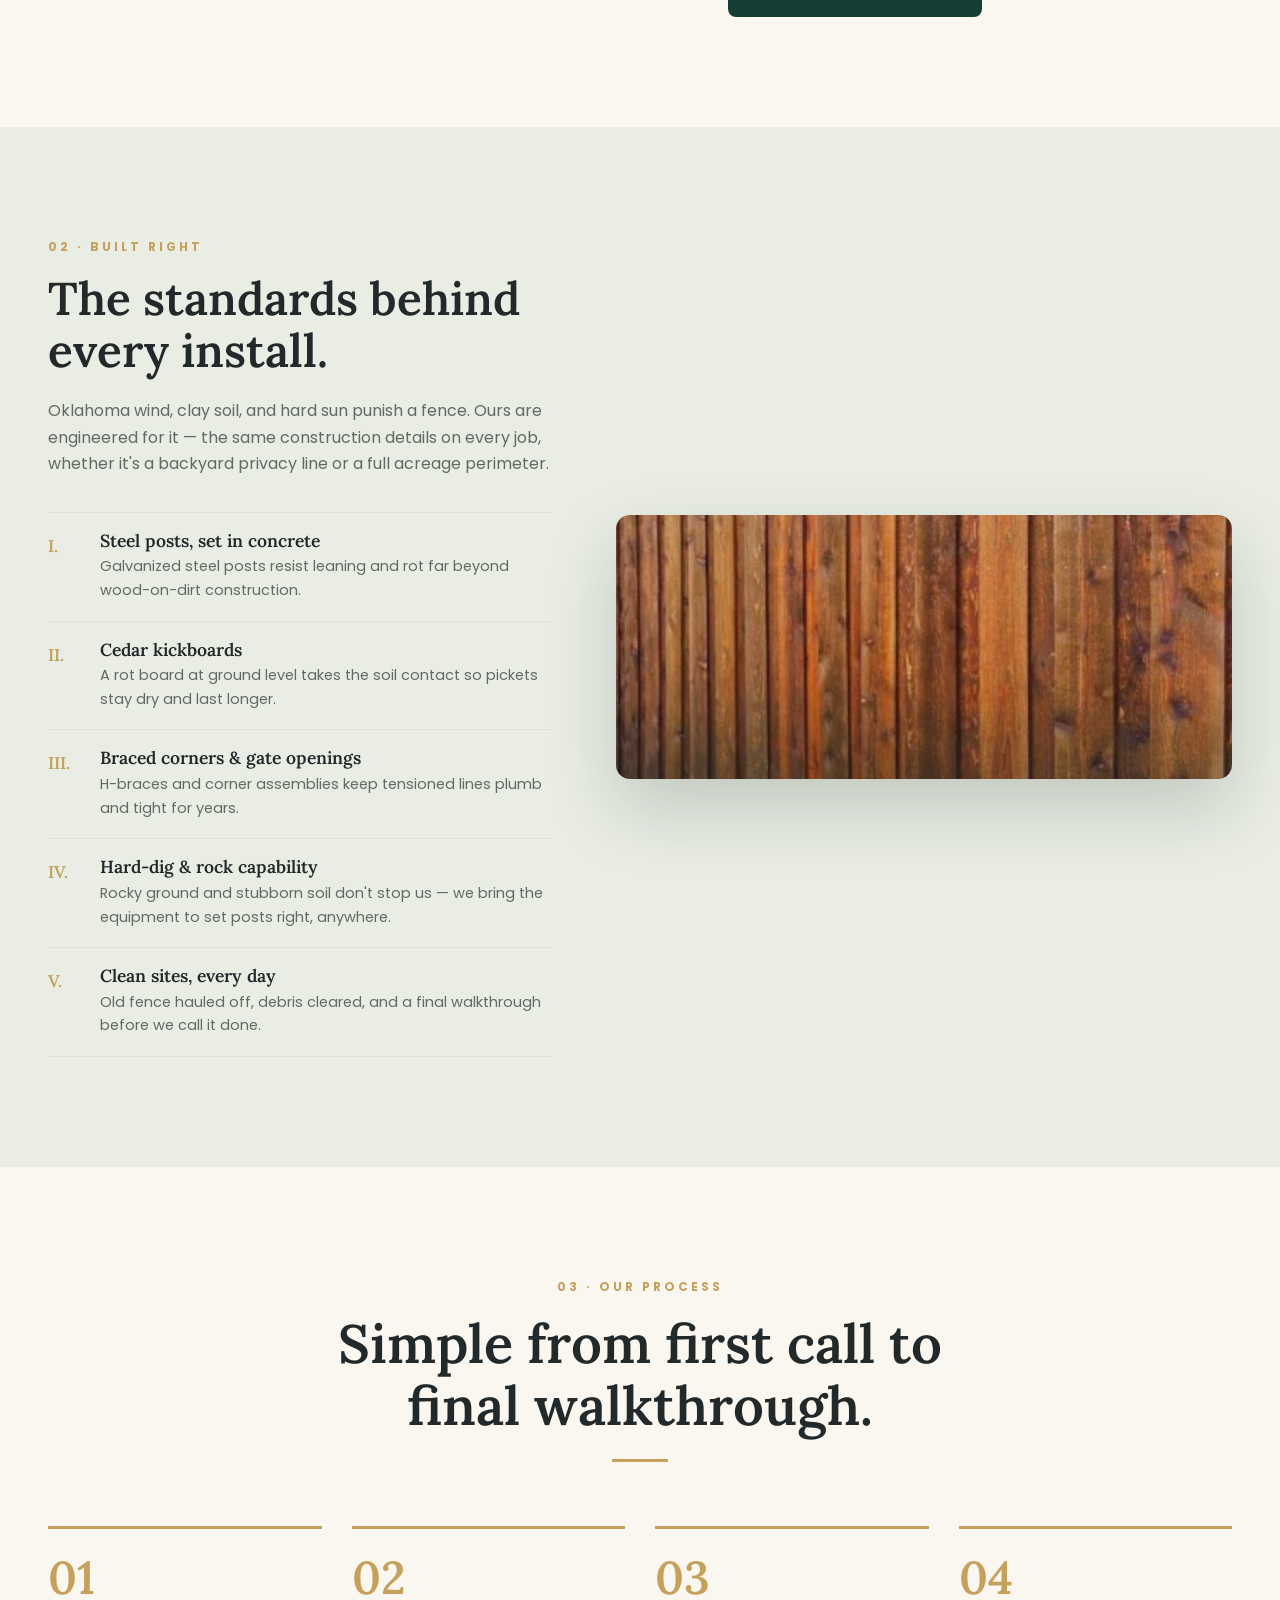
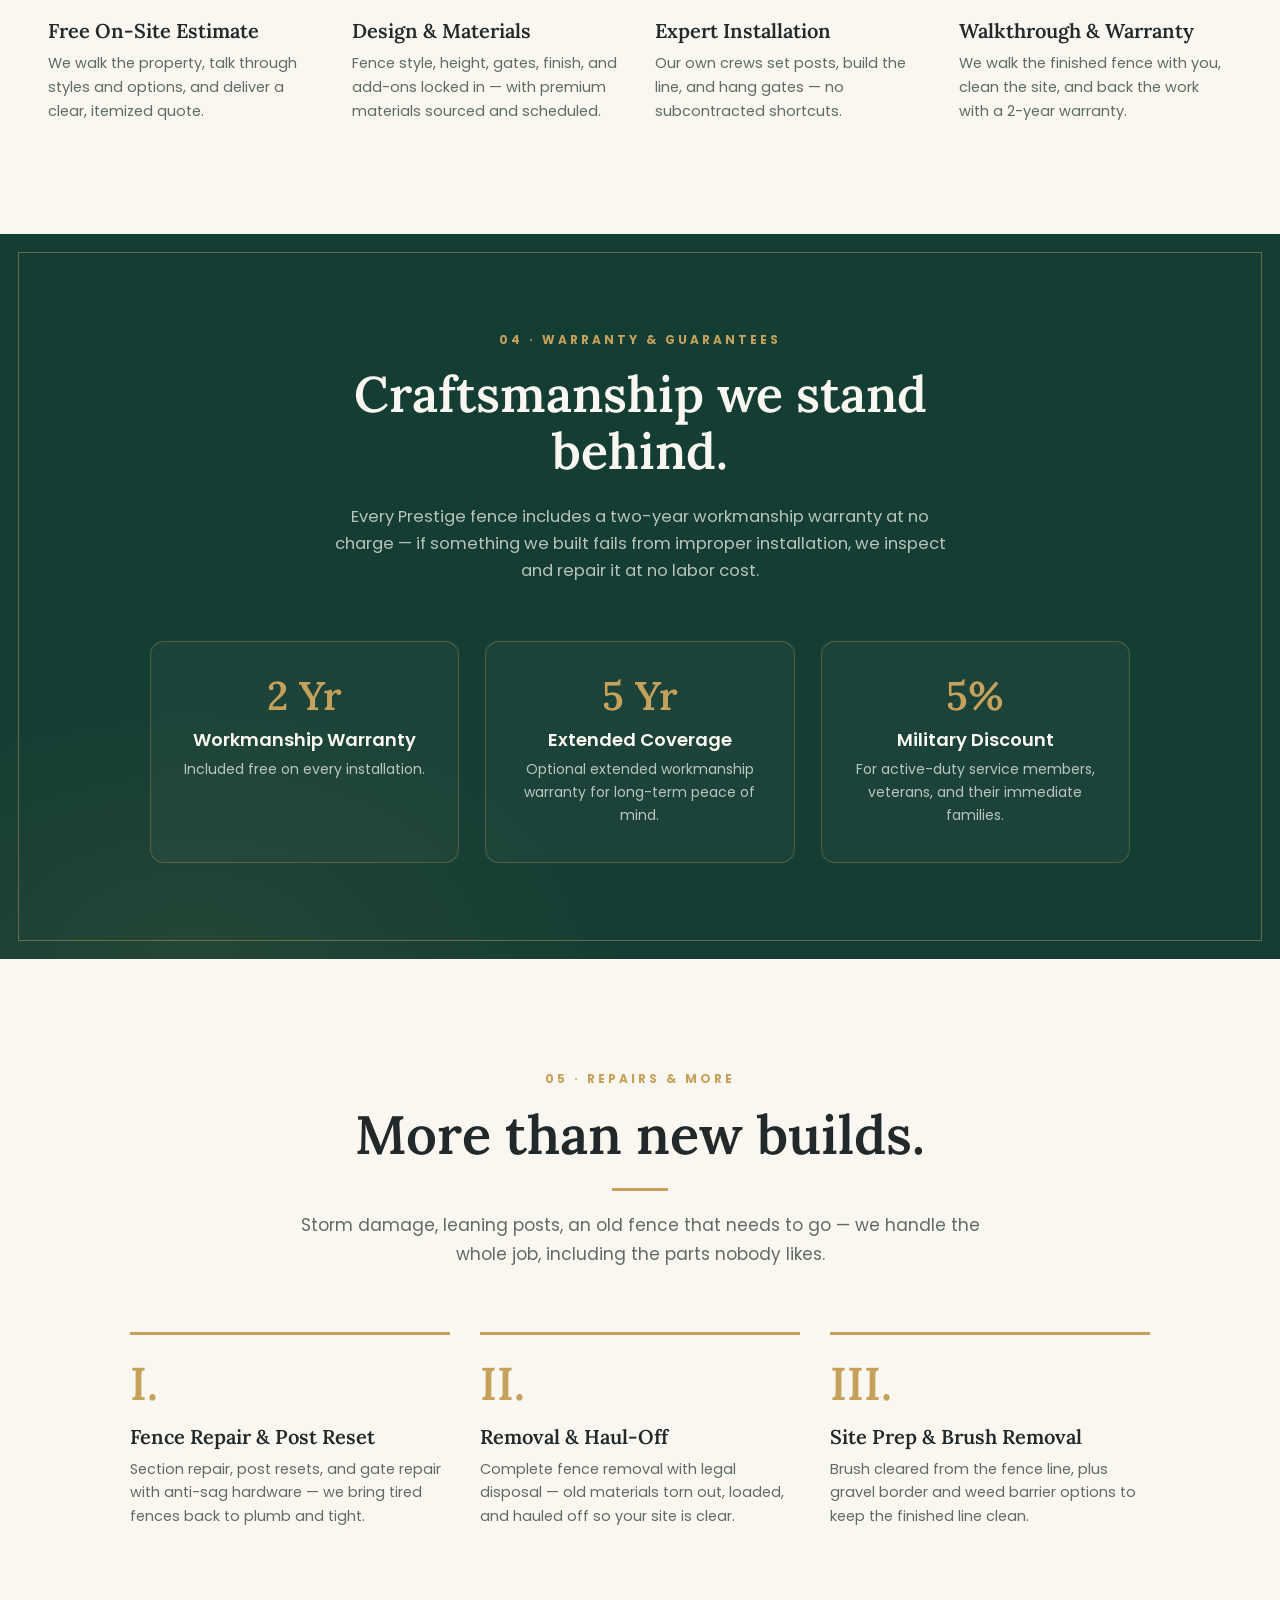
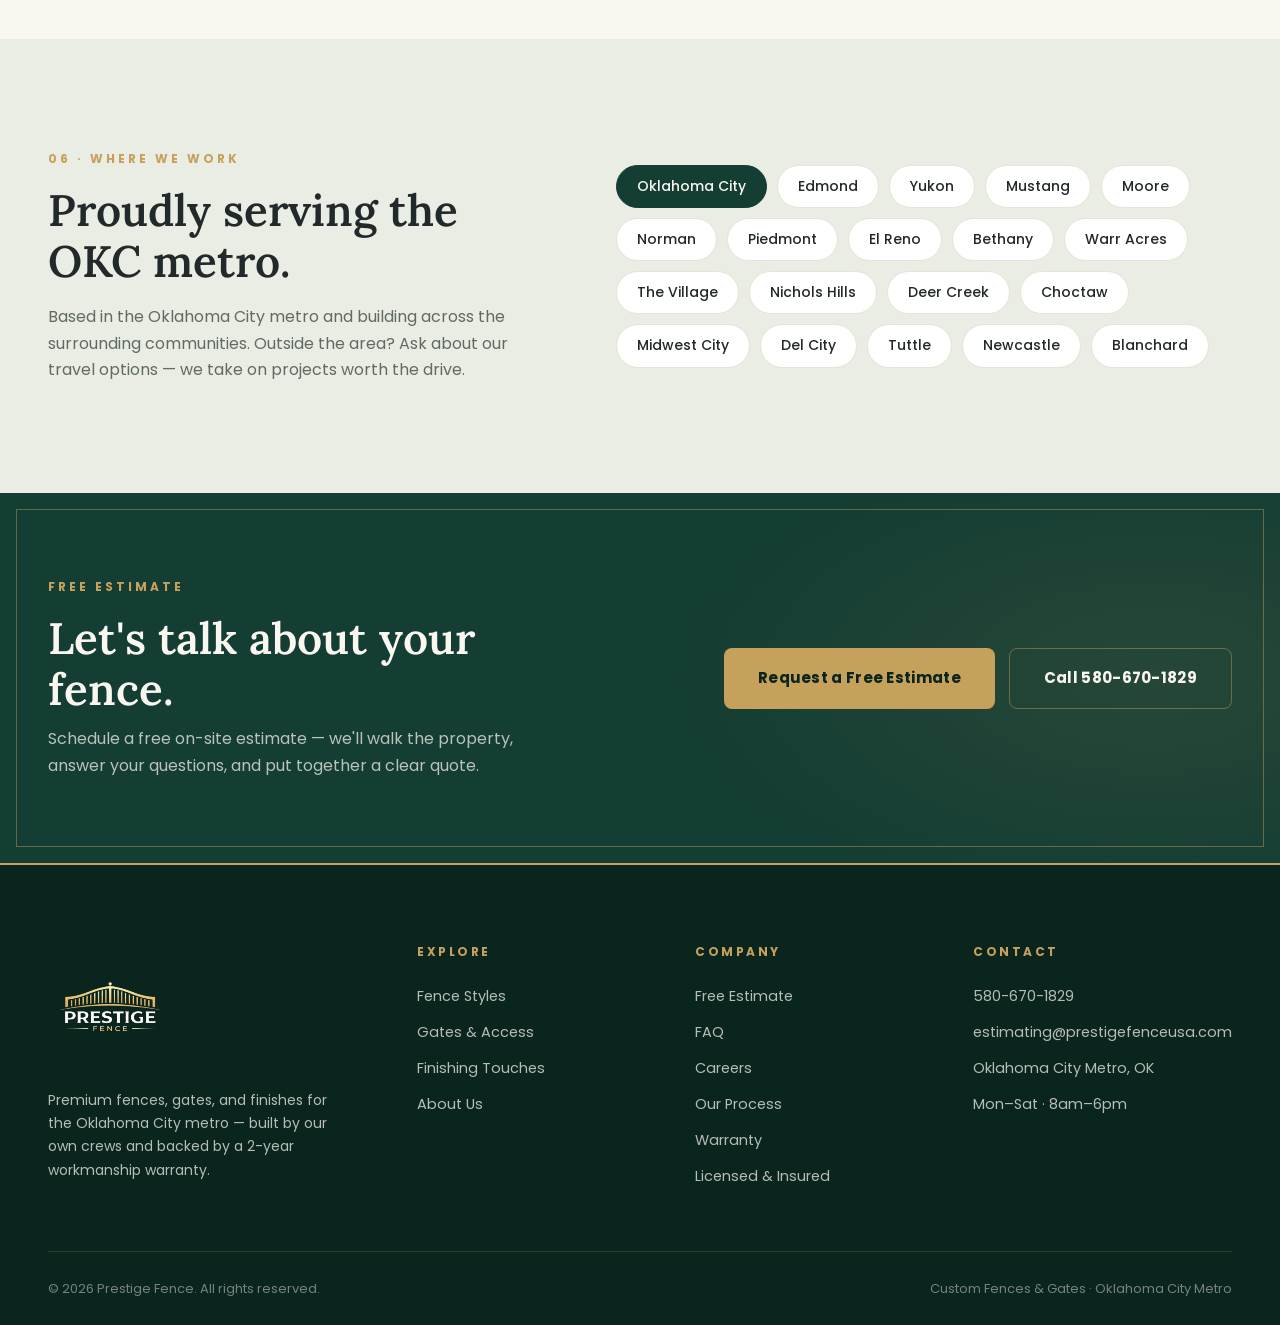
<file: about.html>
<!DOCTYPE html>
<html lang="en">
<head>
<meta charset="UTF-8" />
<meta name="viewport" content="width=device-width, initial-scale=1.0" />
<title>About Us | Prestige Fence — Family-Owned Fence Company in the OKC Metro</title>
<meta name="description" content="Prestige Fence is a family-owned, licensed &amp; insured fence and gate company serving the Oklahoma City metro. Our own crews build every job — 77 products &amp; services across 10 categories, backed by a 2-year workmanship warranty." />
<link rel="icon" type="image/svg+xml" href="images/prestige-fence-logo.svg" />
<link rel="apple-touch-icon" href="images/prestige-fence-logo.svg" />
<link rel="preconnect" href="https://fonts.googleapis.com" />
<link rel="preconnect" href="https://fonts.gstatic.com" crossorigin />
<link href="https://fonts.googleapis.com/css2?family=Lora:ital,wght@0,500;0,600;0,700;1,500;1,600&family=Poppins:wght@400;500;600;700;800&display=swap" rel="stylesheet" />
<link rel="stylesheet" href="css/site.css" />
<style>
  /* Page-specific: 3-up repairs grid that keeps the shared responsive breakpoints */
  .proc-grid.three { grid-template-columns: repeat(3, 1fr); max-width: 1020px; margin: 0 auto; }
  @media (max-width: 1000px) { .proc-grid.three { grid-template-columns: 1fr 1fr; } }
  @media (max-width: 560px) { .proc-grid.three { grid-template-columns: 1fr; } }
</style>
</head>
<body>

<!-- ============ TOP BAR ============ -->
<div class="topbar">
  <div class="wrap">
    <div class="tb-left">
      <a href="tel:+15806701829"><svg viewBox="0 0 24 24"><path d="M6.6 10.8c1.4 2.8 3.8 5.2 6.6 6.6l2.2-2.2c.3-.3.7-.4 1-.2 1.1.4 2.3.6 3.6.6.6 0 1 .4 1 1V20c0 .6-.4 1-1 1C10.6 21 3 13.4 3 4c0-.6.4-1 1-1h3.5c.6 0 1 .4 1 1 0 1.2.2 2.4.6 3.6.1.3 0 .7-.2 1l-2.3 2.2z"/></svg>580-670-1829</a>
      <a href="mailto:estimating@prestigefenceusa.com"><svg viewBox="0 0 24 24"><path d="M20 4H4a2 2 0 00-2 2v12a2 2 0 002 2h16a2 2 0 002-2V6a2 2 0 00-2-2zm0 4l-8 5-8-5V6l8 5 8-5z"/></svg>estimating@prestigefenceusa.com</a>
    </div>
    <div class="tb-right">
      <span>Oklahoma City Metro</span><span class="dot"></span>
      <span>Licensed &amp; Insured</span><span class="dot"></span>
      <span>2-Year Workmanship Warranty</span>
    </div>
  </div>
</div>

<!-- ============ HEADER ============ -->
<header class="site" id="hdr">
  <div class="wrap nav">
    <a href="index.html" class="brand" aria-label="Prestige Fence home">
      <img src="images/prestige-fence-logo.svg" alt="Prestige Fence" />
    </a>
    <nav class="mainnav">
      <a href="index.html">Home</a>
      <a href="fence-styles.html">Fence Styles</a>
      <a href="gates-access.html">Gates &amp; Access</a>
      <a href="finishing.html">Finishing</a>
      <a href="about.html" class="active">About</a>
      <a href="careers.html">Careers</a>
    </nav>
    <a href="contact.html" class="nav-cta">Get a Free Estimate</a>
    <button class="burger" id="menu-open" aria-label="Open menu"><span></span><span></span><span></span></button>
  </div>
</header>

<div class="mmenu" id="mobile-menu">
  <button class="close" id="menu-close" aria-label="Close menu">&times;</button>
  <a href="index.html">Home</a>
  <a href="fence-styles.html">Fence Styles</a>
  <a href="gates-access.html">Gates &amp; Access</a>
  <a href="finishing.html">Finishing</a>
  <a href="about.html" class="active">About</a>
  <a href="careers.html">Careers</a>
  <a href="contact.html" class="mm-cta">Get a Free Estimate</a>
  <a href="tel:+15806701829" class="mm-tel">580-670-1829</a>
</div>

<!-- ============ PAGE HERO ============ -->
<section class="page-hero">
  <div class="ph-frame"></div>
  <div class="wrap">
    <span class="crumb"><a href="index.html">Home</a> / About</span>
    <span class="eyebrow">About Prestige Fence</span>
    <h1>A family company with a <em>craftsman's eye.</em></h1>
    <p>Prestige Fence is family owned and operated, licensed and insured, and built on one simple idea: every fence and gate we install should be something we'd proudly put on our own property.</p>
  </div>
</section>

<!-- ============ WHO WE ARE ============ -->
<section class="sec">
  <div class="wrap">
    <div class="sec-head rv">
      <span class="eyebrow">01 &middot; Who We Are</span>
      <h2>Our name goes on every fence line.</h2>
      <hr class="rule" />
    </div>
    <div class="feature rv">
      <div class="f-photo"><img src="images/catalog/hero-fenceline.jpg" alt="Long stained cedar privacy fence line built by Prestige Fence" /></div>
      <div class="f-copy">
        <h3>Built by our own crews, start to finish.</h3>
        <p>We're a family-owned fence and gate company serving the Oklahoma City metro. From the first on-site estimate to the final walkthrough, the people building your fence work for us — no subcontracted shortcuts, no handing your project off to strangers.</p>
        <ul class="f-list">
          <li><svg viewBox="0 0 24 24"><path d="M9 16.2l-3.5-3.5L4 14.2 9 19l11-11-1.5-1.5z"/></svg>Family owned &amp; operated</li>
          <li><svg viewBox="0 0 24 24"><path d="M9 16.2l-3.5-3.5L4 14.2 9 19l11-11-1.5-1.5z"/></svg>Our own trained crews — never subcontracted out</li>
          <li><svg viewBox="0 0 24 24"><path d="M9 16.2l-3.5-3.5L4 14.2 9 19l11-11-1.5-1.5z"/></svg>Licensed &amp; insured across the OKC metro</li>
          <li><svg viewBox="0 0 24 24"><path d="M9 16.2l-3.5-3.5L4 14.2 9 19l11-11-1.5-1.5z"/></svg>77 products &amp; services across 10 categories</li>
        </ul>
        <div style="margin-top: 30px;">
          <a href="fence-styles.html" class="btn btn-pine">Explore What We Build</a>
        </div>
      </div>
    </div>
  </div>
</section>

<!-- ============ BUILT RIGHT ============ -->
<section class="sec sec-sage">
  <div class="wrap feature flip">
    <div class="f-photo rv"><img src="images/catalog/cedar-8ft.jpg" alt="8 foot cedar privacy fence along a walkway" loading="lazy" /></div>
    <div class="rv">
      <span class="eyebrow">02 &middot; Built Right</span>
      <h2 style="font-size: clamp(30px, 4vw, 46px);">The standards behind every install.</h2>
      <p style="color: var(--muted); margin-top: 20px;">Oklahoma wind, clay soil, and hard sun punish a fence. Ours are engineered for it — the same construction details on every job, whether it's a backyard privacy line or a full acreage perimeter.</p>
      <ul class="craft-list">
        <li><span class="num">I.</span><div><h3>Steel posts, set in concrete</h3><p>Galvanized steel posts resist leaning and rot far beyond wood-on-dirt construction.</p></div></li>
        <li><span class="num">II.</span><div><h3>Cedar kickboards</h3><p>A rot board at ground level takes the soil contact so pickets stay dry and last longer.</p></div></li>
        <li><span class="num">III.</span><div><h3>Braced corners &amp; gate openings</h3><p>H-braces and corner assemblies keep tensioned lines plumb and tight for years.</p></div></li>
        <li><span class="num">IV.</span><div><h3>Hard-dig &amp; rock capability</h3><p>Rocky ground and stubborn soil don't stop us — we bring the equipment to set posts right, anywhere.</p></div></li>
        <li><span class="num">V.</span><div><h3>Clean sites, every day</h3><p>Old fence hauled off, debris cleared, and a final walkthrough before we call it done.</p></div></li>
      </ul>
    </div>
  </div>
</section>

<!-- ============ PROCESS ============ -->
<section class="sec" id="process">
  <div class="wrap">
    <div class="sec-head center rv">
      <span class="eyebrow">03 &middot; Our Process</span>
      <h2>Simple from first call to final walkthrough.</h2>
      <hr class="rule center" />
    </div>
    <div class="proc-grid">
      <div class="pcard rv">
        <div class="pn">01</div>
        <h3>Free On-Site Estimate</h3>
        <p>We walk the property, talk through styles and options, and deliver a clear, itemized quote.</p>
      </div>
      <div class="pcard rv">
        <div class="pn">02</div>
        <h3>Design &amp; Materials</h3>
        <p>Fence style, height, gates, finish, and add-ons locked in — with premium materials sourced and scheduled.</p>
      </div>
      <div class="pcard rv">
        <div class="pn">03</div>
        <h3>Expert Installation</h3>
        <p>Our own crews set posts, build the line, and hang gates — no subcontracted shortcuts.</p>
      </div>
      <div class="pcard rv">
        <div class="pn">04</div>
        <h3>Walkthrough &amp; Warranty</h3>
        <p>We walk the finished fence with you, clean the site, and back the work with a 2-year warranty.</p>
      </div>
    </div>
  </div>
</section>

<!-- ============ WARRANTY ============ -->
<section class="warranty" id="warranty">
  <div class="wr-frame"></div>
  <div class="wrap rv">
    <span class="eyebrow">04 &middot; Warranty &amp; Guarantees</span>
    <h2>Craftsmanship we stand behind.</h2>
    <p class="sub">Every Prestige fence includes a two-year workmanship warranty at no charge — if something we built fails from improper installation, we inspect and repair it at no labor cost.</p>
    <div class="wr-grid">
      <div class="wr-item">
        <div class="big">2 Yr</div>
        <h3>Workmanship Warranty</h3>
        <p>Included free on every installation.</p>
      </div>
      <div class="wr-item">
        <div class="big">5 Yr</div>
        <h3>Extended Coverage</h3>
        <p>Optional extended workmanship warranty for long-term peace of mind.</p>
      </div>
      <div class="wr-item">
        <div class="big">5%</div>
        <h3>Military Discount</h3>
        <p>For active-duty service members, veterans, and their immediate families.</p>
      </div>
    </div>
  </div>
</section>

<!-- ============ REPAIRS & MORE ============ -->
<section class="sec">
  <div class="wrap">
    <div class="sec-head center rv">
      <span class="eyebrow">05 &middot; Repairs &amp; More</span>
      <h2>More than new builds.</h2>
      <hr class="rule center" />
      <p>Storm damage, leaning posts, an old fence that needs to go — we handle the whole job, including the parts nobody likes.</p>
    </div>
    <div class="proc-grid three">
      <div class="pcard rv">
        <div class="pn">I.</div>
        <h3>Fence Repair &amp; Post Reset</h3>
        <p>Section repair, post resets, and gate repair with anti-sag hardware — we bring tired fences back to plumb and tight.</p>
      </div>
      <div class="pcard rv">
        <div class="pn">II.</div>
        <h3>Removal &amp; Haul-Off</h3>
        <p>Complete fence removal with legal disposal — old materials torn out, loaded, and hauled off so your site is clear.</p>
      </div>
      <div class="pcard rv">
        <div class="pn">III.</div>
        <h3>Site Prep &amp; Brush Removal</h3>
        <p>Brush cleared from the fence line, plus gravel border and weed barrier options to keep the finished line clean.</p>
      </div>
    </div>
  </div>
</section>

<!-- ============ WHERE WE WORK ============ -->
<section class="sec sec-sage">
  <div class="wrap area-grid">
    <div class="rv">
      <span class="eyebrow">06 &middot; Where We Work</span>
      <h2>Proudly serving the OKC metro.</h2>
      <p>Based in the Oklahoma City metro and building across the surrounding communities. Outside the area? Ask about our travel options — we take on projects worth the drive.</p>
    </div>
    <div class="area-cities rv">
      <span class="hq">Oklahoma City</span>
      <span>Edmond</span><span>Yukon</span><span>Mustang</span><span>Moore</span>
      <span>Norman</span><span>Piedmont</span><span>El Reno</span><span>Bethany</span>
      <span>Warr Acres</span><span>The Village</span><span>Nichols Hills</span><span>Deer Creek</span>
      <span>Choctaw</span><span>Midwest City</span><span>Del City</span><span>Tuttle</span>
      <span>Newcastle</span><span>Blanchard</span>
    </div>
  </div>
</section>

<!-- ============ CTA BAND ============ -->
<section class="cta-band">
  <div class="cb-frame"></div>
  <div class="wrap">
    <div class="rv">
      <span class="eyebrow">Free Estimate</span>
      <h2>Let's talk about your fence.</h2>
      <p>Schedule a free on-site estimate — we'll walk the property, answer your questions, and put together a clear quote.</p>
    </div>
    <div class="cb-actions rv">
      <a href="contact.html" class="btn btn-gold">Request a Free Estimate</a>
      <a href="tel:+15806701829" class="btn btn-ghost">Call 580-670-1829</a>
    </div>
  </div>
</section>

<!-- ============ FOOTER ============ -->
<footer class="site-footer">
  <div class="wrap">
    <div class="fgrid">
      <div class="fbrand">
        <img src="images/prestige-fence-logo.svg" alt="Prestige Fence" />
        <p>Premium fences, gates, and finishes for the Oklahoma City metro — built by our own crews and backed by a 2-year workmanship warranty.</p>
      </div>
      <div class="fcol">
        <h3>Explore</h3>
        <a href="fence-styles.html">Fence Styles</a>
        <a href="gates-access.html">Gates &amp; Access</a>
        <a href="finishing.html">Finishing Touches</a>
        <a href="about.html">About Us</a>
      </div>
      <div class="fcol">
        <h3>Company</h3>
        <a href="contact.html">Free Estimate</a>
        <a href="contact.html#faq">FAQ</a>
        <a href="careers.html">Careers</a>
        <a href="about.html#process">Our Process</a>
        <a href="about.html#warranty">Warranty</a>
        <span>Licensed &amp; Insured</span>
      </div>
      <div class="fcol">
        <h3>Contact</h3>
        <a href="tel:+15806701829">580-670-1829</a>
        <a href="mailto:estimating@prestigefenceusa.com">estimating@prestigefenceusa.com</a>
        <span>Oklahoma City Metro, OK</span>
        <span>Mon–Sat &middot; 8am–6pm</span>
      </div>
    </div>
    <div class="fbottom">
      <span>&copy; <span id="year"></span> Prestige Fence. All rights reserved.</span>
      <span>Custom Fences &amp; Gates &middot; Oklahoma City Metro</span>
    </div>
  </div>
</footer>

<script src="js/site.js"></script>
</body>
</html>
</file>
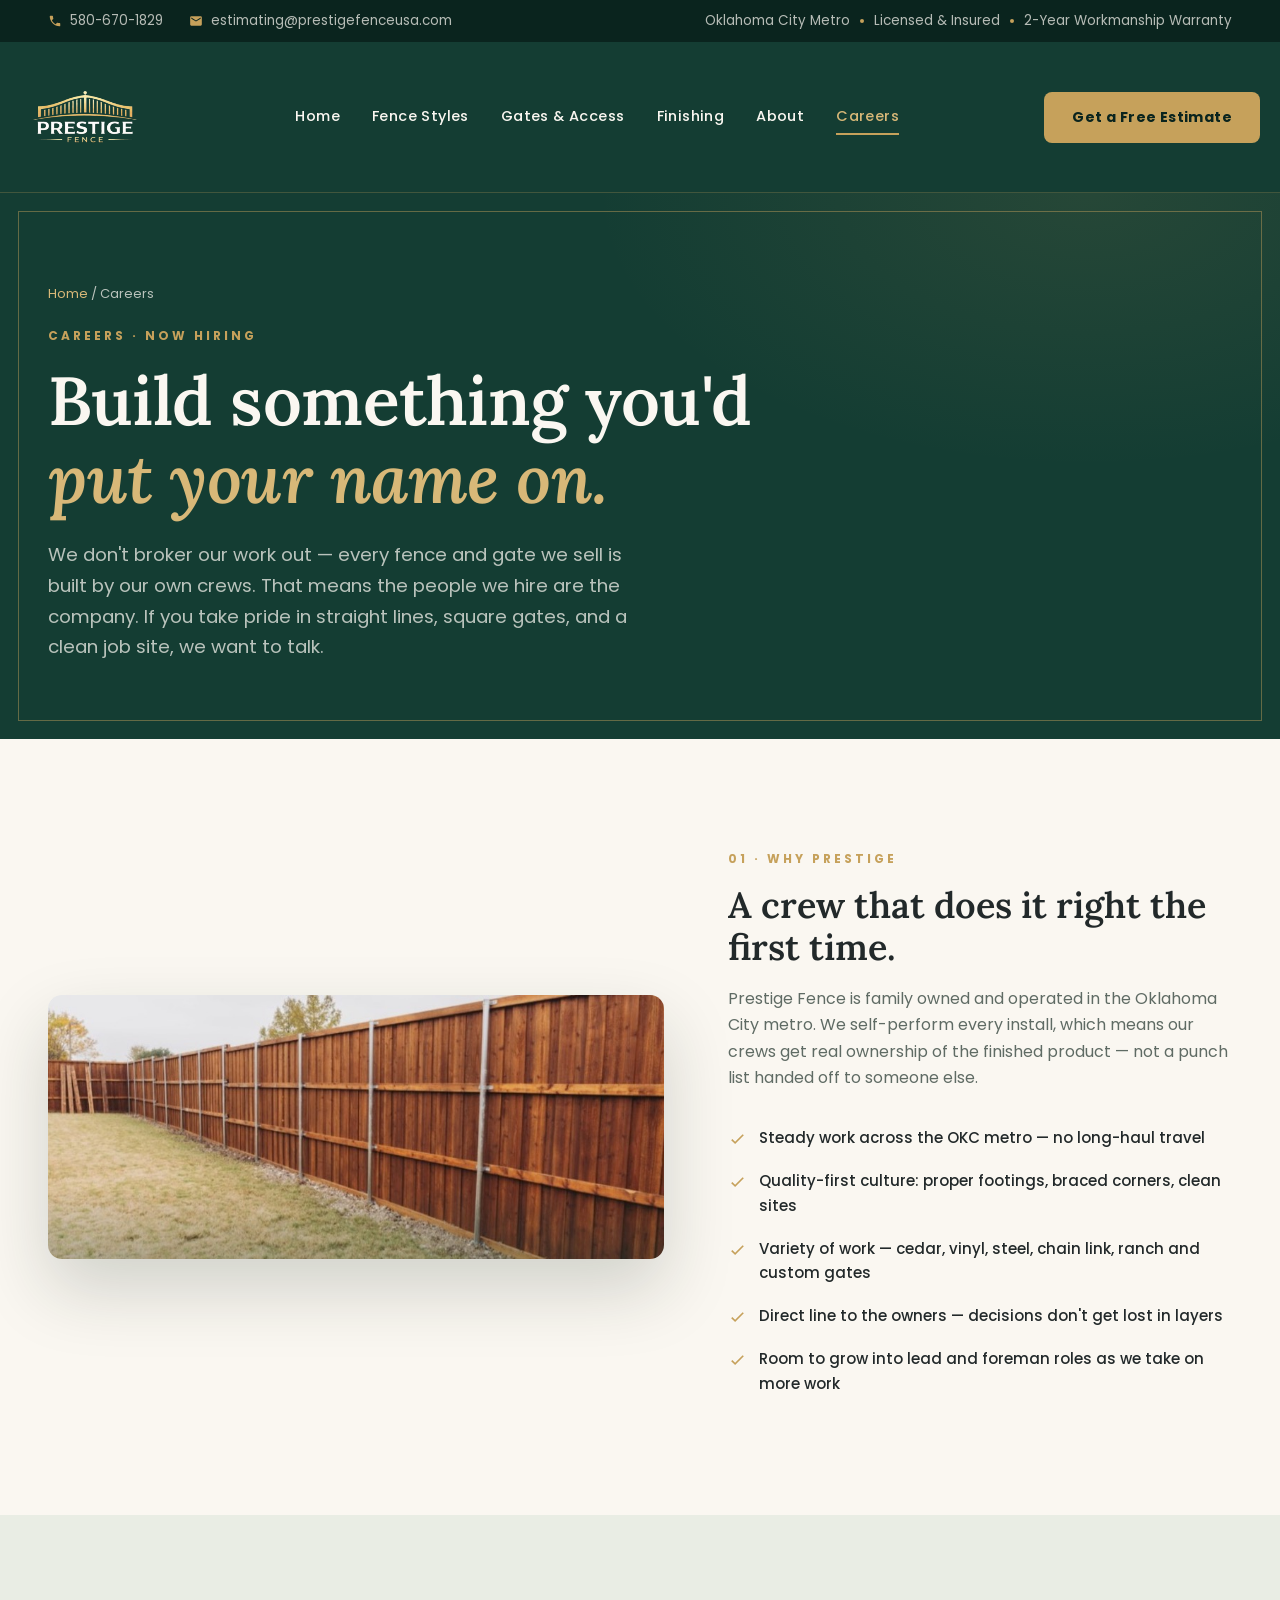
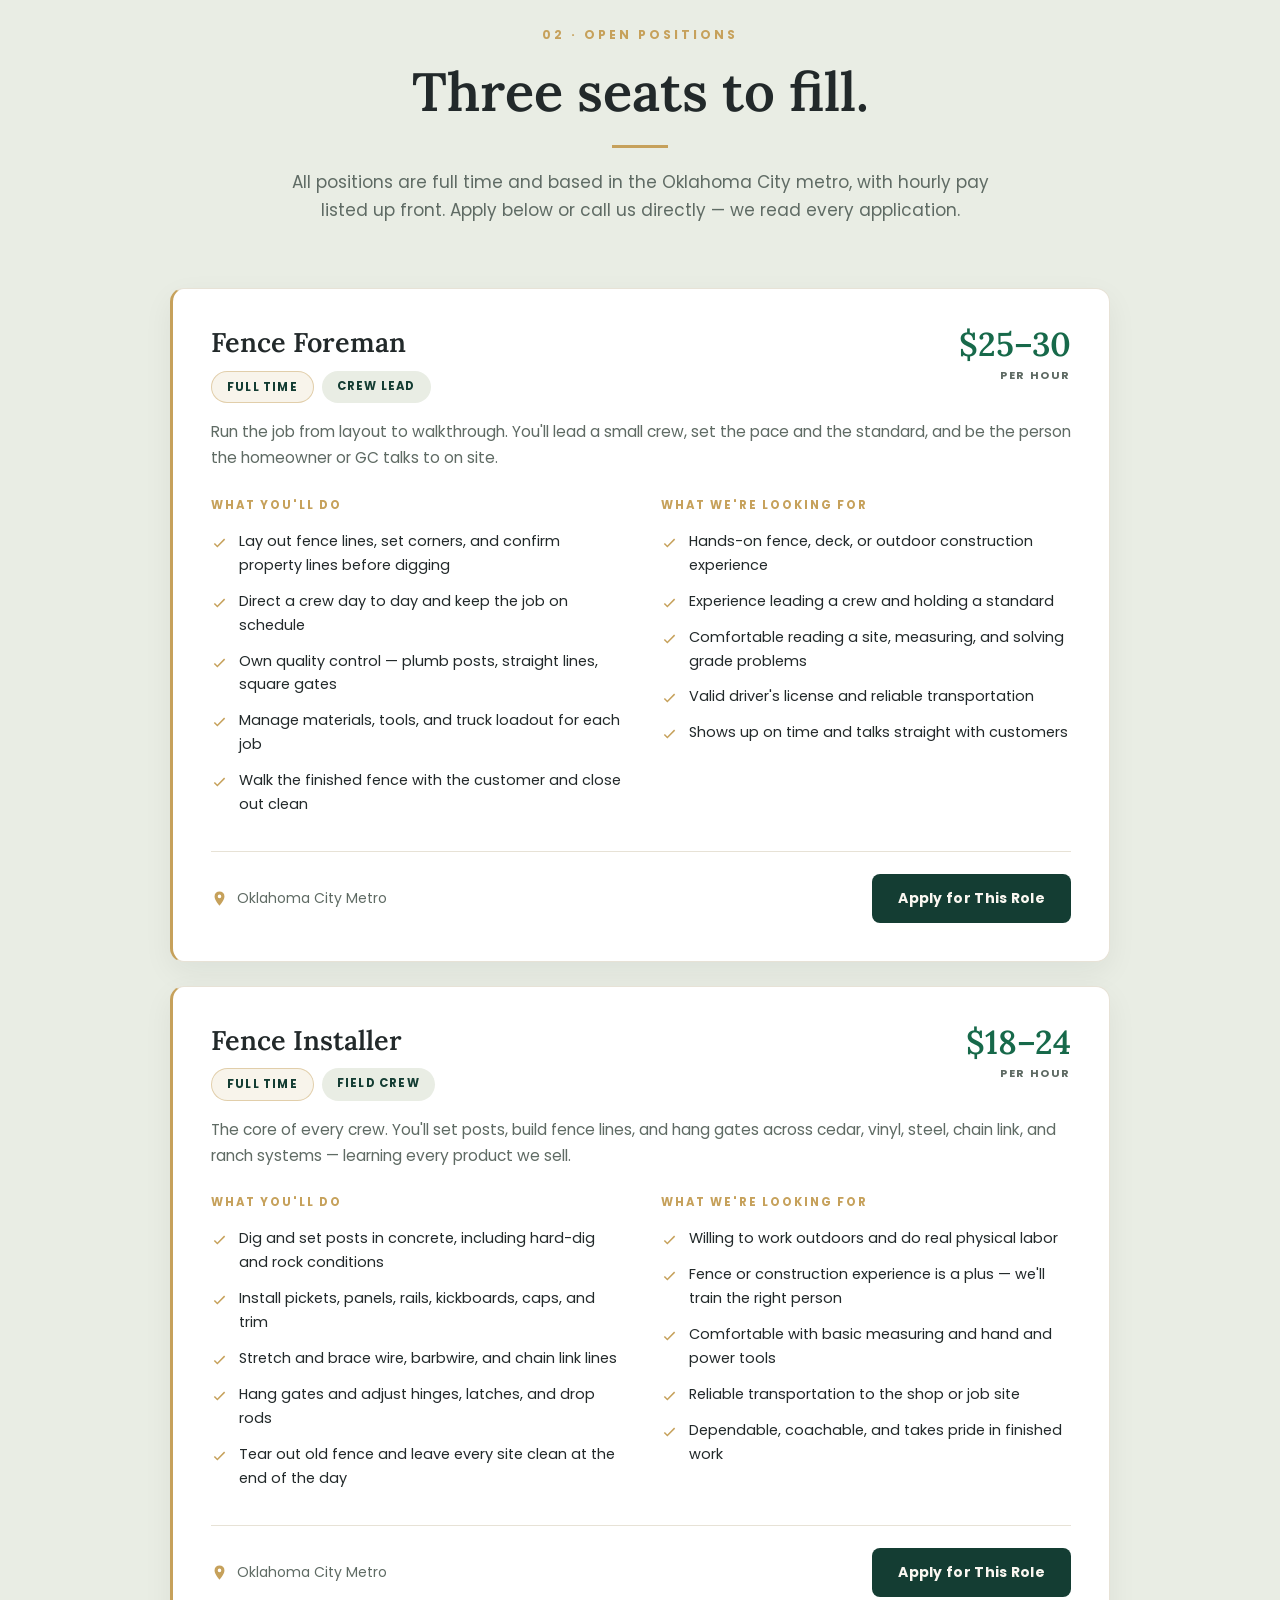
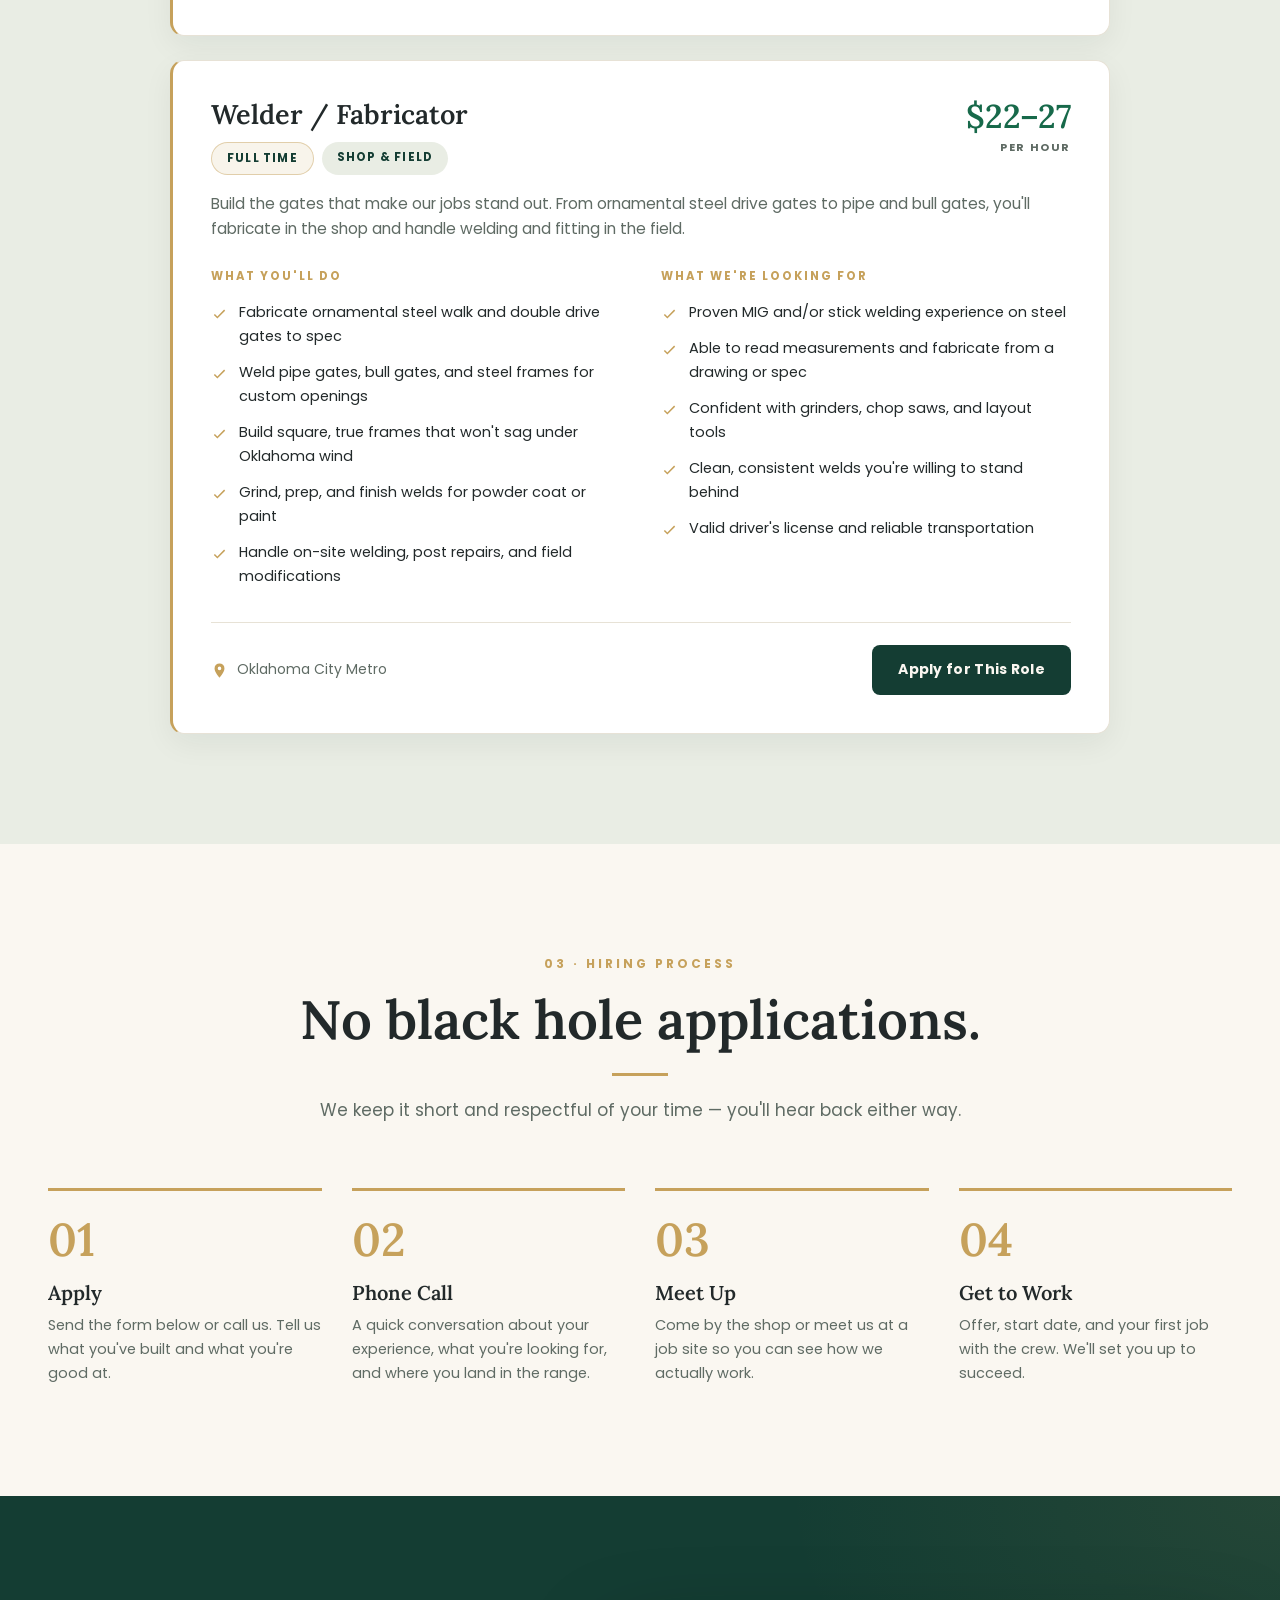
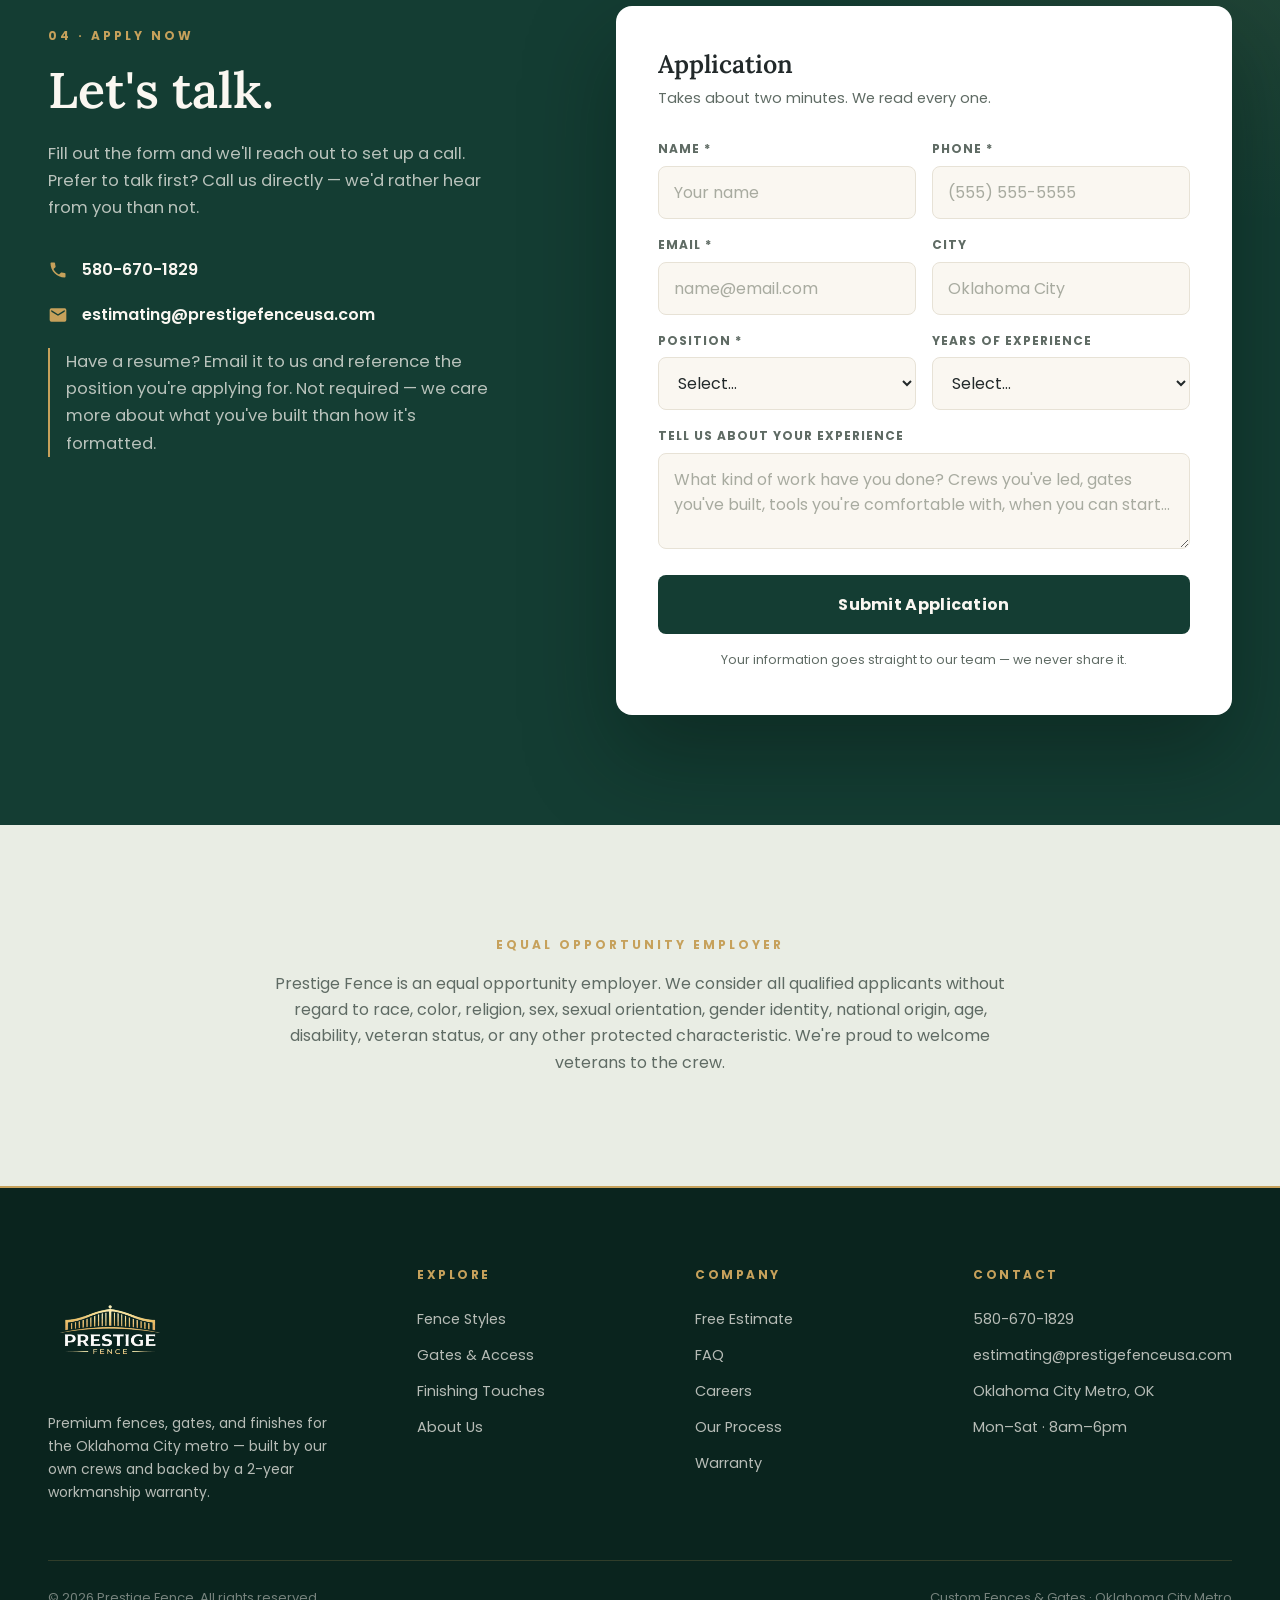
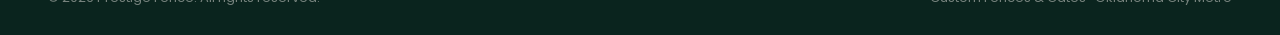
<file: careers.html>
<!DOCTYPE html>
<html lang="en">
<head>
<meta charset="UTF-8" />
<meta name="viewport" content="width=device-width, initial-scale=1.0" />
<title>Careers | Prestige Fence — Now Hiring in the Oklahoma City Metro</title>
<meta name="description" content="Now hiring in the Oklahoma City metro: Fence Foreman ($25-30/hr), Fence Installer ($18-24/hr), and Welder/Fabricator ($22-27/hr). Join a family-owned company that self-performs every job and takes pride in the work." />
<link rel="icon" type="image/svg+xml" href="images/prestige-fence-logo.svg" />
<link rel="apple-touch-icon" href="images/prestige-fence-logo.svg" />
<link rel="preconnect" href="https://fonts.googleapis.com" />
<link rel="preconnect" href="https://fonts.gstatic.com" crossorigin />
<link href="https://fonts.googleapis.com/css2?family=Lora:ital,wght@0,500;0,600;0,700;1,500;1,600&family=Poppins:wght@400;500;600;700;800&display=swap" rel="stylesheet" />
<link rel="stylesheet" href="css/site.css" />
</head>
<body>

<!-- ============ TOP BAR ============ -->
<div class="topbar">
  <div class="wrap">
    <div class="tb-left">
      <a href="tel:+15806701829"><svg viewBox="0 0 24 24"><path d="M6.6 10.8c1.4 2.8 3.8 5.2 6.6 6.6l2.2-2.2c.3-.3.7-.4 1-.2 1.1.4 2.3.6 3.6.6.6 0 1 .4 1 1V20c0 .6-.4 1-1 1C10.6 21 3 13.4 3 4c0-.6.4-1 1-1h3.5c.6 0 1 .4 1 1 0 1.2.2 2.4.6 3.6.1.3 0 .7-.2 1l-2.3 2.2z"/></svg>580-670-1829</a>
      <a href="mailto:estimating@prestigefenceusa.com"><svg viewBox="0 0 24 24"><path d="M20 4H4a2 2 0 00-2 2v12a2 2 0 002 2h16a2 2 0 002-2V6a2 2 0 00-2-2zm0 4l-8 5-8-5V6l8 5 8-5z"/></svg>estimating@prestigefenceusa.com</a>
    </div>
    <div class="tb-right">
      <span>Oklahoma City Metro</span><span class="dot"></span>
      <span>Licensed &amp; Insured</span><span class="dot"></span>
      <span>2-Year Workmanship Warranty</span>
    </div>
  </div>
</div>

<!-- ============ HEADER ============ -->
<header class="site" id="hdr">
  <div class="wrap nav">
    <a href="index.html" class="brand" aria-label="Prestige Fence home">
      <img src="images/prestige-fence-logo.svg" alt="Prestige Fence" />
    </a>
    <nav class="mainnav">
      <a href="index.html">Home</a>
      <a href="fence-styles.html">Fence Styles</a>
      <a href="gates-access.html">Gates &amp; Access</a>
      <a href="finishing.html">Finishing</a>
      <a href="about.html">About</a>
      <a href="careers.html" class="active">Careers</a>
    </nav>
    <a href="contact.html" class="nav-cta">Get a Free Estimate</a>
    <button class="burger" id="menu-open" aria-label="Open menu"><span></span><span></span><span></span></button>
  </div>
</header>

<div class="mmenu" id="mobile-menu">
  <button class="close" id="menu-close" aria-label="Close menu">&times;</button>
  <a href="index.html">Home</a>
  <a href="fence-styles.html">Fence Styles</a>
  <a href="gates-access.html">Gates &amp; Access</a>
  <a href="finishing.html">Finishing</a>
  <a href="about.html">About</a>
  <a href="careers.html" class="active">Careers</a>
  <a href="contact.html" class="mm-cta">Get a Free Estimate</a>
  <a href="tel:+15806701829" class="mm-tel">580-670-1829</a>
</div>

<!-- ============ PAGE HERO ============ -->
<section class="page-hero">
  <div class="ph-frame"></div>
  <div class="wrap">
    <span class="crumb"><a href="index.html">Home</a> / Careers</span>
    <span class="eyebrow">Careers &middot; Now Hiring</span>
    <h1>Build something you'd <em>put your name on.</em></h1>
    <p>We don't broker our work out — every fence and gate we sell is built by our own crews. That means the people we hire are the company. If you take pride in straight lines, square gates, and a clean job site, we want to talk.</p>
  </div>
</section>

<!-- ============ WHY WORK HERE ============ -->
<section class="sec">
  <div class="wrap feature">
    <div class="f-photo rv"><img src="images/catalog/hero-fenceline.jpg" alt="Cedar privacy fence line on steel posts built by a Prestige Fence crew" /></div>
    <div class="f-copy rv">
      <span class="eyebrow">01 &middot; Why Prestige</span>
      <h3>A crew that does it right the first time.</h3>
      <p>Prestige Fence is family owned and operated in the Oklahoma City metro. We self-perform every install, which means our crews get real ownership of the finished product — not a punch list handed off to someone else.</p>
      <ul class="f-list">
        <li><svg viewBox="0 0 24 24"><path d="M9 16.2l-3.5-3.5L4 14.2 9 19l11-11-1.5-1.5z"/></svg>Steady work across the OKC metro — no long-haul travel</li>
        <li><svg viewBox="0 0 24 24"><path d="M9 16.2l-3.5-3.5L4 14.2 9 19l11-11-1.5-1.5z"/></svg>Quality-first culture: proper footings, braced corners, clean sites</li>
        <li><svg viewBox="0 0 24 24"><path d="M9 16.2l-3.5-3.5L4 14.2 9 19l11-11-1.5-1.5z"/></svg>Variety of work — cedar, vinyl, steel, chain link, ranch and custom gates</li>
        <li><svg viewBox="0 0 24 24"><path d="M9 16.2l-3.5-3.5L4 14.2 9 19l11-11-1.5-1.5z"/></svg>Direct line to the owners — decisions don't get lost in layers</li>
        <li><svg viewBox="0 0 24 24"><path d="M9 16.2l-3.5-3.5L4 14.2 9 19l11-11-1.5-1.5z"/></svg>Room to grow into lead and foreman roles as we take on more work</li>
      </ul>
    </div>
  </div>
</section>

<!-- ============ OPEN POSITIONS ============ -->
<section class="sec sec-sage" id="openings">
  <div class="wrap">
    <div class="sec-head center rv">
      <span class="eyebrow">02 &middot; Open Positions</span>
      <h2>Three seats to fill.</h2>
      <hr class="rule center" />
      <p>All positions are full time and based in the Oklahoma City metro, with hourly pay listed up front. Apply below or call us directly — we read every application.</p>
    </div>

    <div class="jobs-list">

      <!-- Fence Foreman -->
      <article class="job rv" id="foreman">
        <div class="job-head">
          <div>
            <h3>Fence Foreman</h3>
            <div class="job-chips">
              <span class="gold">Full Time</span>
              <span>Crew Lead</span>
            </div>
          </div>
          <div class="job-pay"><span class="amt">$25&ndash;30</span><span class="per">Per Hour</span></div>
        </div>
        <p class="job-intro">Run the job from layout to walkthrough. You'll lead a small crew, set the pace and the standard, and be the person the homeowner or GC talks to on site.</p>
        <div class="job-cols">
          <div>
            <h4>What You'll Do</h4>
            <ul>
              <li><svg viewBox="0 0 24 24"><path d="M9 16.2l-3.5-3.5L4 14.2 9 19l11-11-1.5-1.5z"/></svg>Lay out fence lines, set corners, and confirm property lines before digging</li>
              <li><svg viewBox="0 0 24 24"><path d="M9 16.2l-3.5-3.5L4 14.2 9 19l11-11-1.5-1.5z"/></svg>Direct a crew day to day and keep the job on schedule</li>
              <li><svg viewBox="0 0 24 24"><path d="M9 16.2l-3.5-3.5L4 14.2 9 19l11-11-1.5-1.5z"/></svg>Own quality control — plumb posts, straight lines, square gates</li>
              <li><svg viewBox="0 0 24 24"><path d="M9 16.2l-3.5-3.5L4 14.2 9 19l11-11-1.5-1.5z"/></svg>Manage materials, tools, and truck loadout for each job</li>
              <li><svg viewBox="0 0 24 24"><path d="M9 16.2l-3.5-3.5L4 14.2 9 19l11-11-1.5-1.5z"/></svg>Walk the finished fence with the customer and close out clean</li>
            </ul>
          </div>
          <div>
            <h4>What We're Looking For</h4>
            <ul>
              <li><svg viewBox="0 0 24 24"><path d="M9 16.2l-3.5-3.5L4 14.2 9 19l11-11-1.5-1.5z"/></svg>Hands-on fence, deck, or outdoor construction experience</li>
              <li><svg viewBox="0 0 24 24"><path d="M9 16.2l-3.5-3.5L4 14.2 9 19l11-11-1.5-1.5z"/></svg>Experience leading a crew and holding a standard</li>
              <li><svg viewBox="0 0 24 24"><path d="M9 16.2l-3.5-3.5L4 14.2 9 19l11-11-1.5-1.5z"/></svg>Comfortable reading a site, measuring, and solving grade problems</li>
              <li><svg viewBox="0 0 24 24"><path d="M9 16.2l-3.5-3.5L4 14.2 9 19l11-11-1.5-1.5z"/></svg>Valid driver's license and reliable transportation</li>
              <li><svg viewBox="0 0 24 24"><path d="M9 16.2l-3.5-3.5L4 14.2 9 19l11-11-1.5-1.5z"/></svg>Shows up on time and talks straight with customers</li>
            </ul>
          </div>
        </div>
        <div class="job-foot">
          <span class="loc"><svg viewBox="0 0 24 24"><path d="M12 2a7 7 0 00-7 7c0 5.2 7 13 7 13s7-7.8 7-13a7 7 0 00-7-7zm0 9.5A2.5 2.5 0 1112 6.5a2.5 2.5 0 010 5z"/></svg>Oklahoma City Metro</span>
          <a href="#apply" class="btn btn-pine js-apply" data-position="Fence Foreman">Apply for This Role</a>
        </div>
      </article>

      <!-- Fence Installer -->
      <article class="job rv" id="installer">
        <div class="job-head">
          <div>
            <h3>Fence Installer</h3>
            <div class="job-chips">
              <span class="gold">Full Time</span>
              <span>Field Crew</span>
            </div>
          </div>
          <div class="job-pay"><span class="amt">$18&ndash;24</span><span class="per">Per Hour</span></div>
        </div>
        <p class="job-intro">The core of every crew. You'll set posts, build fence lines, and hang gates across cedar, vinyl, steel, chain link, and ranch systems — learning every product we sell.</p>
        <div class="job-cols">
          <div>
            <h4>What You'll Do</h4>
            <ul>
              <li><svg viewBox="0 0 24 24"><path d="M9 16.2l-3.5-3.5L4 14.2 9 19l11-11-1.5-1.5z"/></svg>Dig and set posts in concrete, including hard-dig and rock conditions</li>
              <li><svg viewBox="0 0 24 24"><path d="M9 16.2l-3.5-3.5L4 14.2 9 19l11-11-1.5-1.5z"/></svg>Install pickets, panels, rails, kickboards, caps, and trim</li>
              <li><svg viewBox="0 0 24 24"><path d="M9 16.2l-3.5-3.5L4 14.2 9 19l11-11-1.5-1.5z"/></svg>Stretch and brace wire, barbwire, and chain link lines</li>
              <li><svg viewBox="0 0 24 24"><path d="M9 16.2l-3.5-3.5L4 14.2 9 19l11-11-1.5-1.5z"/></svg>Hang gates and adjust hinges, latches, and drop rods</li>
              <li><svg viewBox="0 0 24 24"><path d="M9 16.2l-3.5-3.5L4 14.2 9 19l11-11-1.5-1.5z"/></svg>Tear out old fence and leave every site clean at the end of the day</li>
            </ul>
          </div>
          <div>
            <h4>What We're Looking For</h4>
            <ul>
              <li><svg viewBox="0 0 24 24"><path d="M9 16.2l-3.5-3.5L4 14.2 9 19l11-11-1.5-1.5z"/></svg>Willing to work outdoors and do real physical labor</li>
              <li><svg viewBox="0 0 24 24"><path d="M9 16.2l-3.5-3.5L4 14.2 9 19l11-11-1.5-1.5z"/></svg>Fence or construction experience is a plus — we'll train the right person</li>
              <li><svg viewBox="0 0 24 24"><path d="M9 16.2l-3.5-3.5L4 14.2 9 19l11-11-1.5-1.5z"/></svg>Comfortable with basic measuring and hand and power tools</li>
              <li><svg viewBox="0 0 24 24"><path d="M9 16.2l-3.5-3.5L4 14.2 9 19l11-11-1.5-1.5z"/></svg>Reliable transportation to the shop or job site</li>
              <li><svg viewBox="0 0 24 24"><path d="M9 16.2l-3.5-3.5L4 14.2 9 19l11-11-1.5-1.5z"/></svg>Dependable, coachable, and takes pride in finished work</li>
            </ul>
          </div>
        </div>
        <div class="job-foot">
          <span class="loc"><svg viewBox="0 0 24 24"><path d="M12 2a7 7 0 00-7 7c0 5.2 7 13 7 13s7-7.8 7-13a7 7 0 00-7-7zm0 9.5A2.5 2.5 0 1112 6.5a2.5 2.5 0 010 5z"/></svg>Oklahoma City Metro</span>
          <a href="#apply" class="btn btn-pine js-apply" data-position="Fence Installer">Apply for This Role</a>
        </div>
      </article>

      <!-- Welder / Fabricator -->
      <article class="job rv" id="welder">
        <div class="job-head">
          <div>
            <h3>Welder / Fabricator</h3>
            <div class="job-chips">
              <span class="gold">Full Time</span>
              <span>Shop &amp; Field</span>
            </div>
          </div>
          <div class="job-pay"><span class="amt">$22&ndash;27</span><span class="per">Per Hour</span></div>
        </div>
        <p class="job-intro">Build the gates that make our jobs stand out. From ornamental steel drive gates to pipe and bull gates, you'll fabricate in the shop and handle welding and fitting in the field.</p>
        <div class="job-cols">
          <div>
            <h4>What You'll Do</h4>
            <ul>
              <li><svg viewBox="0 0 24 24"><path d="M9 16.2l-3.5-3.5L4 14.2 9 19l11-11-1.5-1.5z"/></svg>Fabricate ornamental steel walk and double drive gates to spec</li>
              <li><svg viewBox="0 0 24 24"><path d="M9 16.2l-3.5-3.5L4 14.2 9 19l11-11-1.5-1.5z"/></svg>Weld pipe gates, bull gates, and steel frames for custom openings</li>
              <li><svg viewBox="0 0 24 24"><path d="M9 16.2l-3.5-3.5L4 14.2 9 19l11-11-1.5-1.5z"/></svg>Build square, true frames that won't sag under Oklahoma wind</li>
              <li><svg viewBox="0 0 24 24"><path d="M9 16.2l-3.5-3.5L4 14.2 9 19l11-11-1.5-1.5z"/></svg>Grind, prep, and finish welds for powder coat or paint</li>
              <li><svg viewBox="0 0 24 24"><path d="M9 16.2l-3.5-3.5L4 14.2 9 19l11-11-1.5-1.5z"/></svg>Handle on-site welding, post repairs, and field modifications</li>
            </ul>
          </div>
          <div>
            <h4>What We're Looking For</h4>
            <ul>
              <li><svg viewBox="0 0 24 24"><path d="M9 16.2l-3.5-3.5L4 14.2 9 19l11-11-1.5-1.5z"/></svg>Proven MIG and/or stick welding experience on steel</li>
              <li><svg viewBox="0 0 24 24"><path d="M9 16.2l-3.5-3.5L4 14.2 9 19l11-11-1.5-1.5z"/></svg>Able to read measurements and fabricate from a drawing or spec</li>
              <li><svg viewBox="0 0 24 24"><path d="M9 16.2l-3.5-3.5L4 14.2 9 19l11-11-1.5-1.5z"/></svg>Confident with grinders, chop saws, and layout tools</li>
              <li><svg viewBox="0 0 24 24"><path d="M9 16.2l-3.5-3.5L4 14.2 9 19l11-11-1.5-1.5z"/></svg>Clean, consistent welds you're willing to stand behind</li>
              <li><svg viewBox="0 0 24 24"><path d="M9 16.2l-3.5-3.5L4 14.2 9 19l11-11-1.5-1.5z"/></svg>Valid driver's license and reliable transportation</li>
            </ul>
          </div>
        </div>
        <div class="job-foot">
          <span class="loc"><svg viewBox="0 0 24 24"><path d="M12 2a7 7 0 00-7 7c0 5.2 7 13 7 13s7-7.8 7-13a7 7 0 00-7-7zm0 9.5A2.5 2.5 0 1112 6.5a2.5 2.5 0 010 5z"/></svg>Oklahoma City Metro</span>
          <a href="#apply" class="btn btn-pine js-apply" data-position="Welder / Fabricator">Apply for This Role</a>
        </div>
      </article>

    </div>
  </div>
</section>

<!-- ============ HIRING PROCESS ============ -->
<section class="sec">
  <div class="wrap">
    <div class="sec-head center rv">
      <span class="eyebrow">03 &middot; Hiring Process</span>
      <h2>No black hole applications.</h2>
      <hr class="rule center" />
      <p>We keep it short and respectful of your time — you'll hear back either way.</p>
    </div>
    <div class="proc-grid">
      <div class="pcard rv">
        <div class="pn">01</div>
        <h3>Apply</h3>
        <p>Send the form below or call us. Tell us what you've built and what you're good at.</p>
      </div>
      <div class="pcard rv">
        <div class="pn">02</div>
        <h3>Phone Call</h3>
        <p>A quick conversation about your experience, what you're looking for, and where you land in the range.</p>
      </div>
      <div class="pcard rv">
        <div class="pn">03</div>
        <h3>Meet Up</h3>
        <p>Come by the shop or meet us at a job site so you can see how we actually work.</p>
      </div>
      <div class="pcard rv">
        <div class="pn">04</div>
        <h3>Get to Work</h3>
        <p>Offer, start date, and your first job with the crew. We'll set you up to succeed.</p>
      </div>
    </div>
  </div>
</section>

<!-- ============ APPLICATION FORM ============ -->
<section class="quote" id="apply">
  <div class="wrap">
    <div class="q-copy rv">
      <span class="eyebrow">04 &middot; Apply Now</span>
      <h2>Let's talk.</h2>
      <p>Fill out the form and we'll reach out to set up a call. Prefer to talk first? Call us directly — we'd rather hear from you than not.</p>
      <div class="q-contacts">
        <a href="tel:+15806701829"><svg viewBox="0 0 24 24"><path d="M6.6 10.8c1.4 2.8 3.8 5.2 6.6 6.6l2.2-2.2c.3-.3.7-.4 1-.2 1.1.4 2.3.6 3.6.6.6 0 1 .4 1 1V20c0 .6-.4 1-1 1C10.6 21 3 13.4 3 4c0-.6.4-1 1-1h3.5c.6 0 1 .4 1 1 0 1.2.2 2.4.6 3.6.1.3 0 .7-.2 1l-2.3 2.2z"/></svg>580-670-1829</a>
        <a href="mailto:estimating@prestigefenceusa.com"><svg viewBox="0 0 24 24"><path d="M20 4H4a2 2 0 00-2 2v12a2 2 0 002 2h16a2 2 0 002-2V6a2 2 0 00-2-2zm0 4l-8 5-8-5V6l8 5 8-5z"/></svg>estimating@prestigefenceusa.com</a>
      </div>
      <p class="q-note">Have a resume? Email it to us and reference the position you're applying for. Not required — we care more about what you've built than how it's formatted.</p>
    </div>
    <div class="qform rv">
      <form id="apply-form" novalidate>
        <h3>Application</h3>
        <p class="fsub">Takes about two minutes. We read every one.</p>
        <div class="frow">
          <div class="field"><label for="af-name">Name *</label><input type="text" id="af-name" placeholder="Your name" required /></div>
          <div class="field"><label for="af-phone">Phone *</label><input type="tel" id="af-phone" placeholder="(555) 555-5555" required /></div>
        </div>
        <div class="frow">
          <div class="field"><label for="af-email">Email *</label><input type="email" id="af-email" placeholder="name@email.com" required /></div>
          <div class="field"><label for="af-city">City</label><input type="text" id="af-city" placeholder="Oklahoma City" /></div>
        </div>
        <div class="frow">
          <div class="field">
            <label for="af-position">Position *</label>
            <select id="af-position" required>
              <option value="">Select…</option>
              <option>Fence Foreman</option>
              <option>Fence Installer</option>
              <option>Welder / Fabricator</option>
              <option>Open to Any Role</option>
            </select>
          </div>
          <div class="field">
            <label for="af-experience">Years of Experience</label>
            <select id="af-experience">
              <option value="">Select…</option>
              <option>No experience — willing to learn</option>
              <option>Less than 1 year</option>
              <option>1–3 years</option>
              <option>3–5 years</option>
              <option>5–10 years</option>
              <option>10+ years</option>
            </select>
          </div>
        </div>
        <div class="field full" style="margin-bottom:18px">
          <label for="af-notes">Tell Us About Your Experience</label>
          <textarea id="af-notes" placeholder="What kind of work have you done? Crews you've led, gates you've built, tools you're comfortable with, when you can start…"></textarea>
        </div>
        <p class="q-error" id="af-error" role="alert"></p>
        <button type="submit" class="btn btn-pine q-submit" id="af-submit">Submit Application</button>
        <p class="q-fine">Your information goes straight to our team — we never share it.</p>
      </form>
      <div class="q-success" id="af-success">
        <svg viewBox="0 0 64 64"><circle cx="32" cy="32" r="30" fill="none" stroke="#C6A15B" stroke-width="3"/><path d="M20 33l8 8 16-18" fill="none" stroke="#C6A15B" stroke-width="4" stroke-linecap="round" stroke-linejoin="round"/></svg>
        <h3>Application Received</h3>
        <p>Thanks for applying — we'll review it and reach out about next steps. If you'd like to follow up sooner, give us a call at 580-670-1829.</p>
      </div>
    </div>
  </div>
</section>

<!-- ============ EQUAL OPPORTUNITY ============ -->
<section class="sec sec-sage">
  <div class="wrap" style="max-width: 820px; text-align: center;">
    <span class="eyebrow rv">Equal Opportunity Employer</span>
    <p class="rv" style="color: var(--muted); font-size: 16px;">Prestige Fence is an equal opportunity employer. We consider all qualified applicants without regard to race, color, religion, sex, sexual orientation, gender identity, national origin, age, disability, veteran status, or any other protected characteristic. We're proud to welcome veterans to the crew.</p>
  </div>
</section>

<!-- ============ FOOTER ============ -->
<footer class="site-footer">
  <div class="wrap">
    <div class="fgrid">
      <div class="fbrand">
        <img src="images/prestige-fence-logo.svg" alt="Prestige Fence" />
        <p>Premium fences, gates, and finishes for the Oklahoma City metro — built by our own crews and backed by a 2-year workmanship warranty.</p>
      </div>
      <div class="fcol">
        <h3>Explore</h3>
        <a href="fence-styles.html">Fence Styles</a>
        <a href="gates-access.html">Gates &amp; Access</a>
        <a href="finishing.html">Finishing Touches</a>
        <a href="about.html">About Us</a>
      </div>
      <div class="fcol">
        <h3>Company</h3>
        <a href="contact.html">Free Estimate</a>
        <a href="contact.html#faq">FAQ</a>
        <a href="careers.html">Careers</a>
        <a href="about.html#process">Our Process</a>
        <a href="about.html#warranty">Warranty</a>
      </div>
      <div class="fcol">
        <h3>Contact</h3>
        <a href="tel:+15806701829">580-670-1829</a>
        <a href="mailto:estimating@prestigefenceusa.com">estimating@prestigefenceusa.com</a>
        <span>Oklahoma City Metro, OK</span>
        <span>Mon–Sat &middot; 8am–6pm</span>
      </div>
    </div>
    <div class="fbottom">
      <span>&copy; <span id="year"></span> Prestige Fence. All rights reserved.</span>
      <span>Custom Fences &amp; Gates &middot; Oklahoma City Metro</span>
    </div>
  </div>
</footer>

<script src="js/site.js"></script>
</body>
</html>
</file>
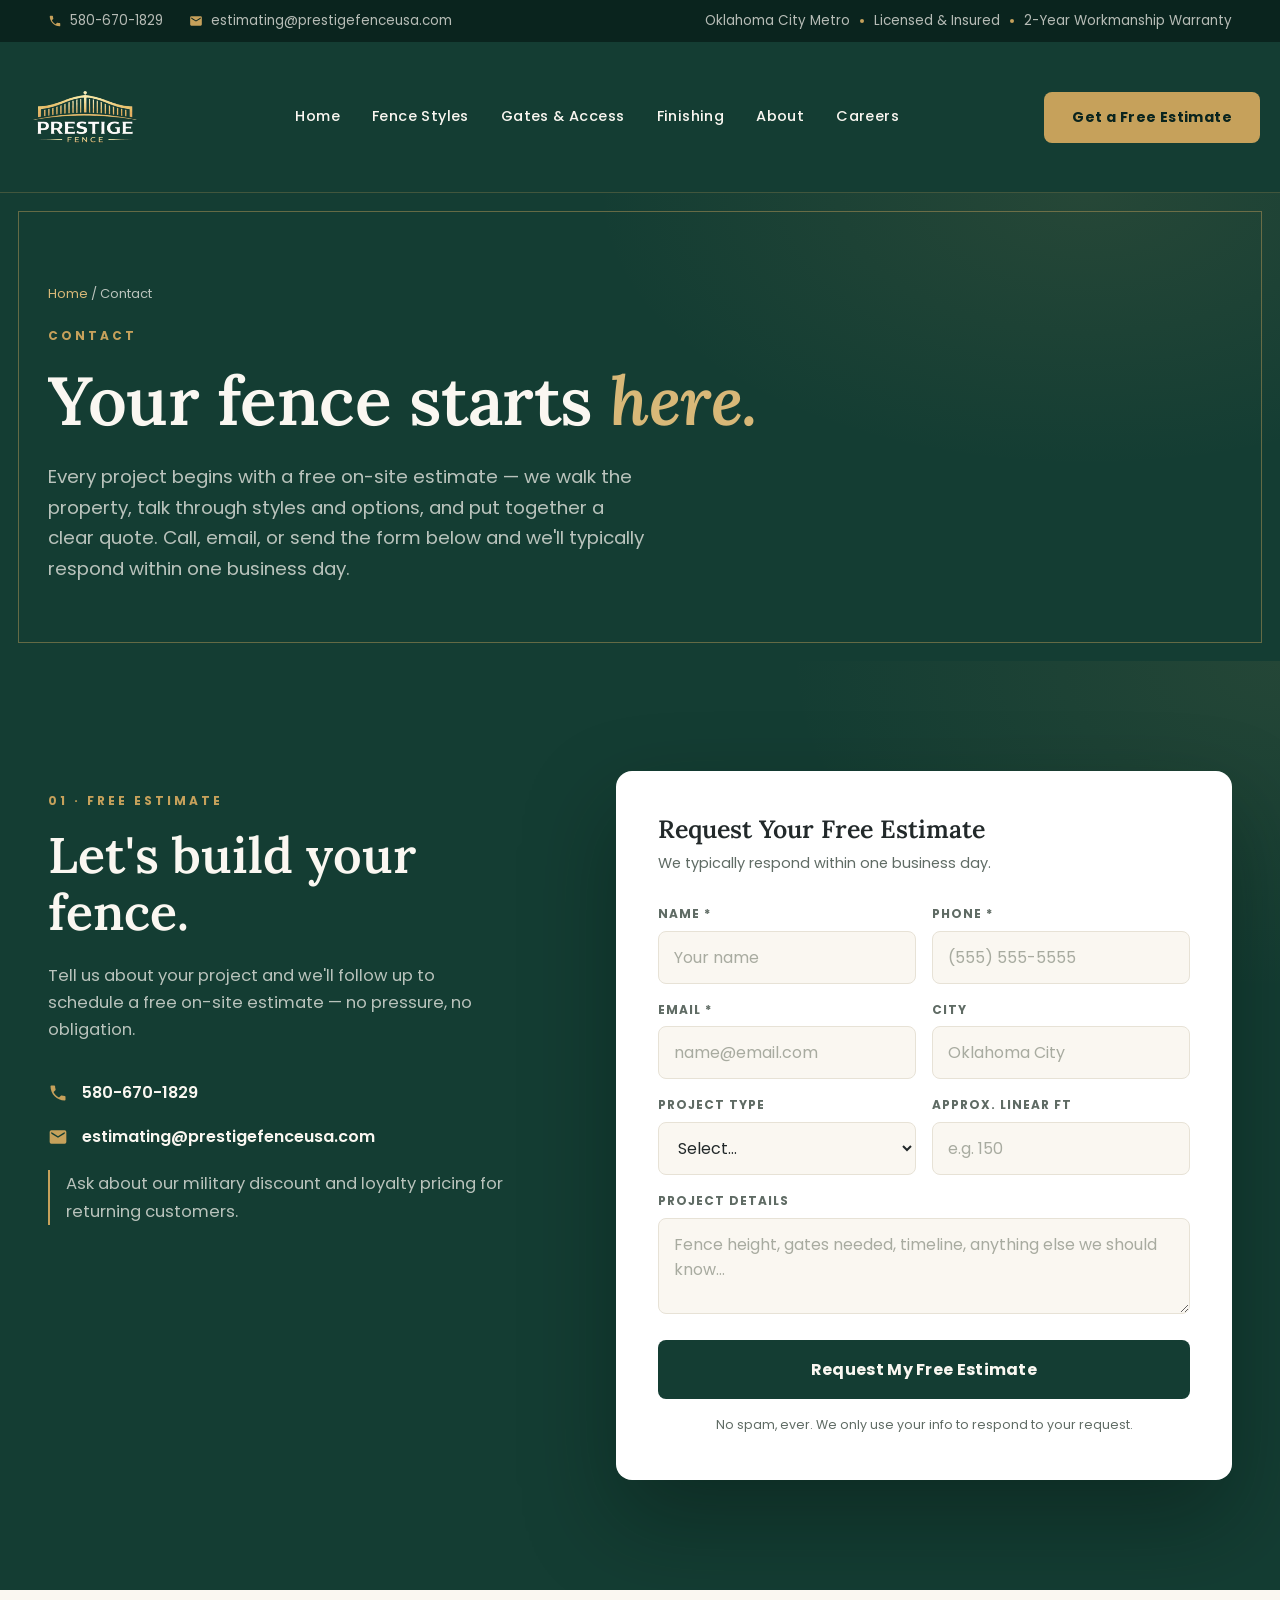
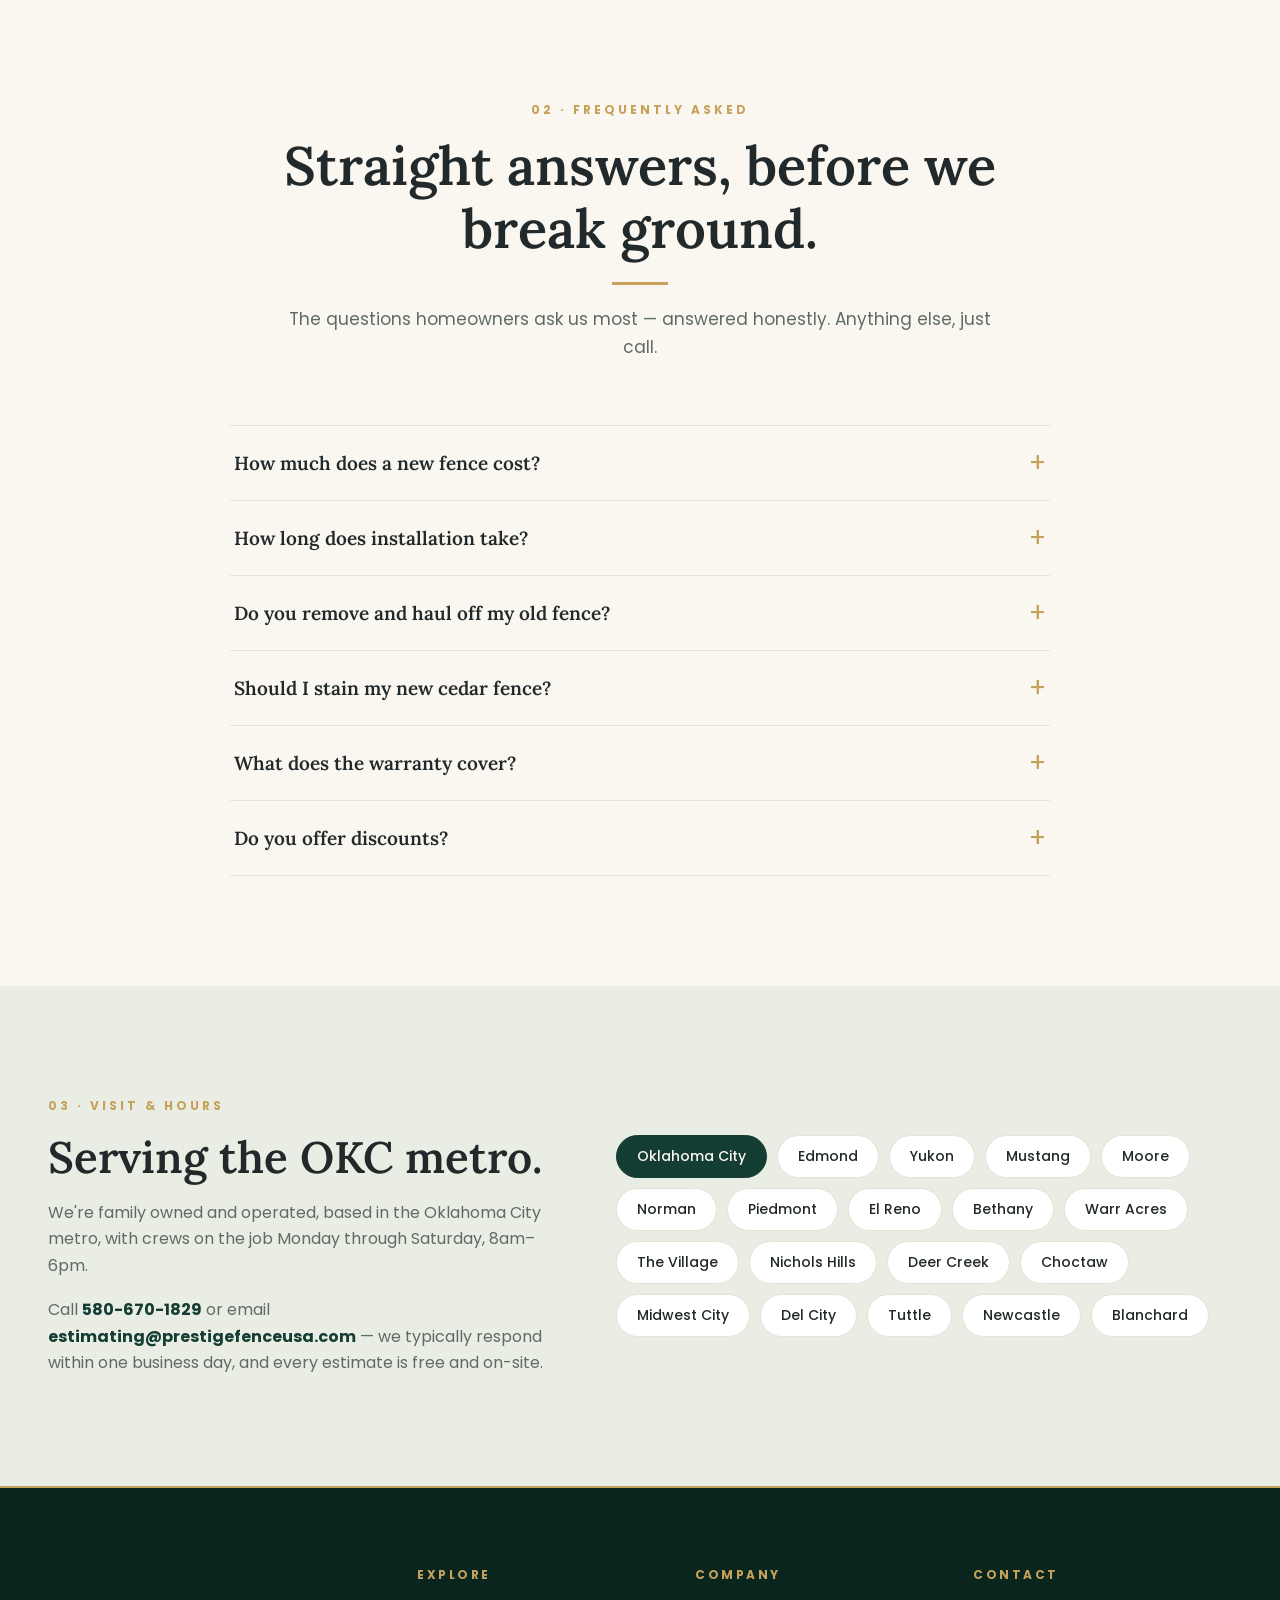
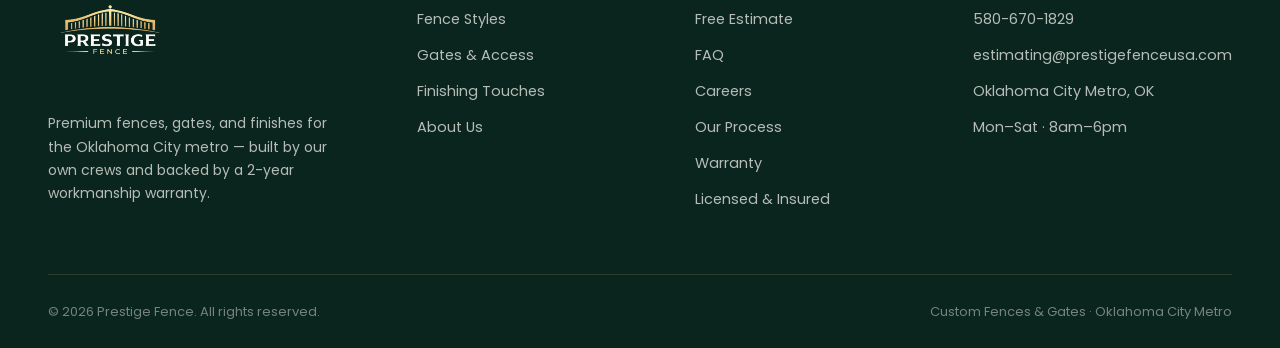
<file: contact.html>
<!DOCTYPE html>
<html lang="en">
<head>
<meta charset="UTF-8" />
<meta name="viewport" content="width=device-width, initial-scale=1.0" />
<title>Free Estimate | Contact Prestige Fence — OKC Metro Fence Company</title>
<meta name="description" content="Request a free on-site fence estimate from Prestige Fence. Call 580-670-1829, email estimating@prestigefenceusa.com, or send the form — we typically respond within one business day across the Oklahoma City metro." />
<link rel="icon" type="image/svg+xml" href="images/prestige-fence-logo.svg" />
<link rel="apple-touch-icon" href="images/prestige-fence-logo.svg" />
<link rel="preconnect" href="https://fonts.googleapis.com" />
<link rel="preconnect" href="https://fonts.gstatic.com" crossorigin />
<link href="https://fonts.googleapis.com/css2?family=Lora:ital,wght@0,500;0,600;0,700;1,500;1,600&family=Poppins:wght@400;500;600;700;800&display=swap" rel="stylesheet" />
<link rel="stylesheet" href="css/site.css" />
</head>
<body>

<!-- ============ TOP BAR ============ -->
<div class="topbar">
  <div class="wrap">
    <div class="tb-left">
      <a href="tel:+15806701829"><svg viewBox="0 0 24 24"><path d="M6.6 10.8c1.4 2.8 3.8 5.2 6.6 6.6l2.2-2.2c.3-.3.7-.4 1-.2 1.1.4 2.3.6 3.6.6.6 0 1 .4 1 1V20c0 .6-.4 1-1 1C10.6 21 3 13.4 3 4c0-.6.4-1 1-1h3.5c.6 0 1 .4 1 1 0 1.2.2 2.4.6 3.6.1.3 0 .7-.2 1l-2.3 2.2z"/></svg>580-670-1829</a>
      <a href="mailto:estimating@prestigefenceusa.com"><svg viewBox="0 0 24 24"><path d="M20 4H4a2 2 0 00-2 2v12a2 2 0 002 2h16a2 2 0 002-2V6a2 2 0 00-2-2zm0 4l-8 5-8-5V6l8 5 8-5z"/></svg>estimating@prestigefenceusa.com</a>
    </div>
    <div class="tb-right">
      <span>Oklahoma City Metro</span><span class="dot"></span>
      <span>Licensed &amp; Insured</span><span class="dot"></span>
      <span>2-Year Workmanship Warranty</span>
    </div>
  </div>
</div>

<!-- ============ HEADER ============ -->
<header class="site" id="hdr">
  <div class="wrap nav">
    <a href="index.html" class="brand" aria-label="Prestige Fence home">
      <img src="images/prestige-fence-logo.svg" alt="Prestige Fence" />
    </a>
    <nav class="mainnav">
      <a href="index.html">Home</a>
      <a href="fence-styles.html">Fence Styles</a>
      <a href="gates-access.html">Gates &amp; Access</a>
      <a href="finishing.html">Finishing</a>
      <a href="about.html">About</a>
      <a href="careers.html">Careers</a>
    </nav>
    <a href="contact.html" class="nav-cta">Get a Free Estimate</a>
    <button class="burger" id="menu-open" aria-label="Open menu"><span></span><span></span><span></span></button>
  </div>
</header>

<div class="mmenu" id="mobile-menu">
  <button class="close" id="menu-close" aria-label="Close menu">&times;</button>
  <a href="index.html">Home</a>
  <a href="fence-styles.html">Fence Styles</a>
  <a href="gates-access.html">Gates &amp; Access</a>
  <a href="finishing.html">Finishing</a>
  <a href="about.html">About</a>
  <a href="careers.html">Careers</a>
  <a href="contact.html" class="mm-cta">Get a Free Estimate</a>
  <a href="tel:+15806701829" class="mm-tel">580-670-1829</a>
</div>

<!-- ============ PAGE HERO ============ -->
<section class="page-hero">
  <div class="ph-frame"></div>
  <div class="wrap">
    <span class="crumb"><a href="index.html">Home</a> / Contact</span>
    <span class="eyebrow">Contact</span>
    <h1>Your fence starts <em>here.</em></h1>
    <p>Every project begins with a free on-site estimate — we walk the property, talk through styles and options, and put together a clear quote. Call, email, or send the form below and we'll typically respond within one business day.</p>
  </div>
</section>

<!-- ============ QUOTE FORM ============ -->
<section class="quote" id="quote">
  <div class="wrap">
    <div class="q-copy rv">
      <span class="eyebrow">01 &middot; Free Estimate</span>
      <h2>Let's build your fence.</h2>
      <p>Tell us about your project and we'll follow up to schedule a free on-site estimate — no pressure, no obligation.</p>
      <div class="q-contacts">
        <a href="tel:+15806701829"><svg viewBox="0 0 24 24"><path d="M6.6 10.8c1.4 2.8 3.8 5.2 6.6 6.6l2.2-2.2c.3-.3.7-.4 1-.2 1.1.4 2.3.6 3.6.6.6 0 1 .4 1 1V20c0 .6-.4 1-1 1C10.6 21 3 13.4 3 4c0-.6.4-1 1-1h3.5c.6 0 1 .4 1 1 0 1.2.2 2.4.6 3.6.1.3 0 .7-.2 1l-2.3 2.2z"/></svg>580-670-1829</a>
        <a href="mailto:estimating@prestigefenceusa.com"><svg viewBox="0 0 24 24"><path d="M20 4H4a2 2 0 00-2 2v12a2 2 0 002 2h16a2 2 0 002-2V6a2 2 0 00-2-2zm0 4l-8 5-8-5V6l8 5 8-5z"/></svg>estimating@prestigefenceusa.com</a>
      </div>
      <p class="q-note">Ask about our military discount and loyalty pricing for returning customers.</p>
    </div>
    <div class="qform rv">
      <form id="quote-form" novalidate>
        <h3>Request Your Free Estimate</h3>
        <p class="fsub">We typically respond within one business day.</p>
        <div class="frow">
          <div class="field"><label for="qf-name">Name *</label><input type="text" id="qf-name" placeholder="Your name" required /></div>
          <div class="field"><label for="qf-phone">Phone *</label><input type="tel" id="qf-phone" placeholder="(555) 555-5555" required /></div>
        </div>
        <div class="frow">
          <div class="field"><label for="qf-email">Email *</label><input type="email" id="qf-email" placeholder="name@email.com" required /></div>
          <div class="field"><label for="qf-city">City</label><input type="text" id="qf-city" placeholder="Oklahoma City" /></div>
        </div>
        <div class="frow">
          <div class="field">
            <label for="qf-type">Project Type</label>
            <select id="qf-type">
              <option value="">Select…</option>
              <option>Wood &amp; Cedar Privacy Fence</option>
              <option>Vinyl Fence</option>
              <option>Ornamental Steel Fence</option>
              <option>Chain Link Fence</option>
              <option>Ranch, Ag &amp; Wire Fence</option>
              <option>Gate / Gate Automation</option>
              <option>Staining &amp; Finishing</option>
              <option>Repair or Removal</option>
              <option>Other</option>
            </select>
          </div>
          <div class="field"><label for="qf-footage">Approx. Linear Ft</label><input type="text" id="qf-footage" placeholder="e.g. 150" /></div>
        </div>
        <div class="field full" style="margin-bottom:18px">
          <label for="qf-notes">Project Details</label>
          <textarea id="qf-notes" placeholder="Fence height, gates needed, timeline, anything else we should know…"></textarea>
        </div>
        <p class="q-error" id="qf-error" role="alert"></p>
        <button type="submit" class="btn btn-pine q-submit" id="qf-submit">Request My Free Estimate</button>
        <p class="q-fine">No spam, ever. We only use your info to respond to your request.</p>
      </form>
      <div class="q-success" id="qf-success">
        <svg viewBox="0 0 64 64"><circle cx="32" cy="32" r="30" fill="none" stroke="#C6A15B" stroke-width="3"/><path d="M20 33l8 8 16-18" fill="none" stroke="#C6A15B" stroke-width="4" stroke-linecap="round" stroke-linejoin="round"/></svg>
        <h3>Request Received</h3>
        <p>Thank you — our team will reach out shortly to schedule your free estimate.</p>
      </div>
    </div>
  </div>
</section>

<!-- ============ FAQ ============ -->
<section class="sec" id="faq">
  <div class="wrap">
    <div class="sec-head center rv">
      <span class="eyebrow">02 &middot; Frequently Asked</span>
      <h2>Straight answers, before we break ground.</h2>
      <hr class="rule center" />
      <p>The questions homeowners ask us most — answered honestly. Anything else, just call.</p>
    </div>
    <div class="faq-list">
      <div class="faq-item rv">
        <button class="faq-q" aria-expanded="false">How much does a new fence cost?<span class="chev" aria-hidden="true">+</span></button>
        <div class="faq-a"><p>Every project is different — the style you choose, fence height, total footage, number of gates, and finish options all shape the final number. That's why we quote every project from a free on-site visit: we walk the property, measure the line, and give you a clear, itemized quote with no guesswork.</p></div>
      </div>
      <div class="faq-item rv">
        <button class="faq-q" aria-expanded="false">How long does installation take?<span class="chev" aria-hidden="true">+</span></button>
        <div class="faq-a"><p>Most residential fences are completed in one to three days once materials are on site. Custom gates, automation, and staining can add time depending on the scope. You'll get a clear schedule with your quote, so you know exactly what to expect.</p></div>
      </div>
      <div class="faq-item rv">
        <button class="faq-q" aria-expanded="false">Do you remove and haul off my old fence?<span class="chev" aria-hidden="true">+</span></button>
        <div class="faq-a"><p>Yes. We handle demolition of the existing fence, legal disposal of the materials, and full site cleanup — and if the fence line is overgrown, we offer brush removal as well, so the new fence goes in on a clean line.</p></div>
      </div>
      <div class="faq-item rv">
        <button class="faq-q" aria-expanded="false">Should I stain my new cedar fence?<span class="chev" aria-hidden="true">+</span></button>
        <div class="faq-a"><p>We recommend it. Our oil-based stain penetrates the wood rather than sitting on top of it, resists cracking and peeling, and meaningfully extends the life of a cedar fence. Choose single-side or both-sides application, add a second coat for maximum protection, and pick from Natural Cedar, Redwood, or Pecan semi-transparent tones.</p></div>
      </div>
      <div class="faq-item rv">
        <button class="faq-q" aria-expanded="false">What does the warranty cover?<span class="chev" aria-hidden="true">+</span></button>
        <div class="faq-a"><p>Every installation includes our 2-year workmanship warranty free of charge — if any part of the fence fails due to improper installation, we repair it at no labor cost. An optional 5-year extended warranty is available for long-term peace of mind, and vinyl products carry manufacturer warranties on top of our workmanship coverage.</p></div>
      </div>
      <div class="faq-item rv">
        <button class="faq-q" aria-expanded="false">Do you offer discounts?<span class="chev" aria-hidden="true">+</span></button>
        <div class="faq-a"><p>Yes — we offer a 5% military discount for active-duty service members, veterans, and their immediate families, plus loyalty pricing for returning customers and referral pricing when you send friends and neighbors our way.</p></div>
      </div>
    </div>
  </div>
</section>

<!-- ============ VISIT & HOURS ============ -->
<section class="sec sec-sage">
  <div class="wrap area-grid">
    <div class="rv">
      <span class="eyebrow">03 &middot; Visit &amp; Hours</span>
      <h2>Serving the OKC metro.</h2>
      <p>We're family owned and operated, based in the Oklahoma City metro, with crews on the job Monday through Saturday, 8am&ndash;6pm.</p>
      <p>Call <a href="tel:+15806701829" style="color: var(--pine); font-weight: 700; text-decoration: none;">580-670-1829</a> or email <a href="mailto:estimating@prestigefenceusa.com" style="color: var(--pine); font-weight: 700; text-decoration: none;">estimating@prestigefenceusa.com</a> — we typically respond within one business day, and every estimate is free and on-site.</p>
    </div>
    <div class="area-cities rv">
      <span class="hq">Oklahoma City</span>
      <span>Edmond</span><span>Yukon</span><span>Mustang</span><span>Moore</span>
      <span>Norman</span><span>Piedmont</span><span>El Reno</span><span>Bethany</span>
      <span>Warr Acres</span><span>The Village</span><span>Nichols Hills</span><span>Deer Creek</span>
      <span>Choctaw</span><span>Midwest City</span><span>Del City</span><span>Tuttle</span>
      <span>Newcastle</span><span>Blanchard</span>
    </div>
  </div>
</section>

<!-- ============ FOOTER ============ -->
<footer class="site-footer">
  <div class="wrap">
    <div class="fgrid">
      <div class="fbrand">
        <img src="images/prestige-fence-logo.svg" alt="Prestige Fence" />
        <p>Premium fences, gates, and finishes for the Oklahoma City metro — built by our own crews and backed by a 2-year workmanship warranty.</p>
      </div>
      <div class="fcol">
        <h3>Explore</h3>
        <a href="fence-styles.html">Fence Styles</a>
        <a href="gates-access.html">Gates &amp; Access</a>
        <a href="finishing.html">Finishing Touches</a>
        <a href="about.html">About Us</a>
      </div>
      <div class="fcol">
        <h3>Company</h3>
        <a href="contact.html">Free Estimate</a>
        <a href="contact.html#faq">FAQ</a>
        <a href="careers.html">Careers</a>
        <a href="about.html#process">Our Process</a>
        <a href="about.html#warranty">Warranty</a>
        <span>Licensed &amp; Insured</span>
      </div>
      <div class="fcol">
        <h3>Contact</h3>
        <a href="tel:+15806701829">580-670-1829</a>
        <a href="mailto:estimating@prestigefenceusa.com">estimating@prestigefenceusa.com</a>
        <span>Oklahoma City Metro, OK</span>
        <span>Mon–Sat &middot; 8am–6pm</span>
      </div>
    </div>
    <div class="fbottom">
      <span>&copy; <span id="year"></span> Prestige Fence. All rights reserved.</span>
      <span>Custom Fences &amp; Gates &middot; Oklahoma City Metro</span>
    </div>
  </div>
</footer>

<script src="js/site.js"></script>
</body>
</html>
</file>
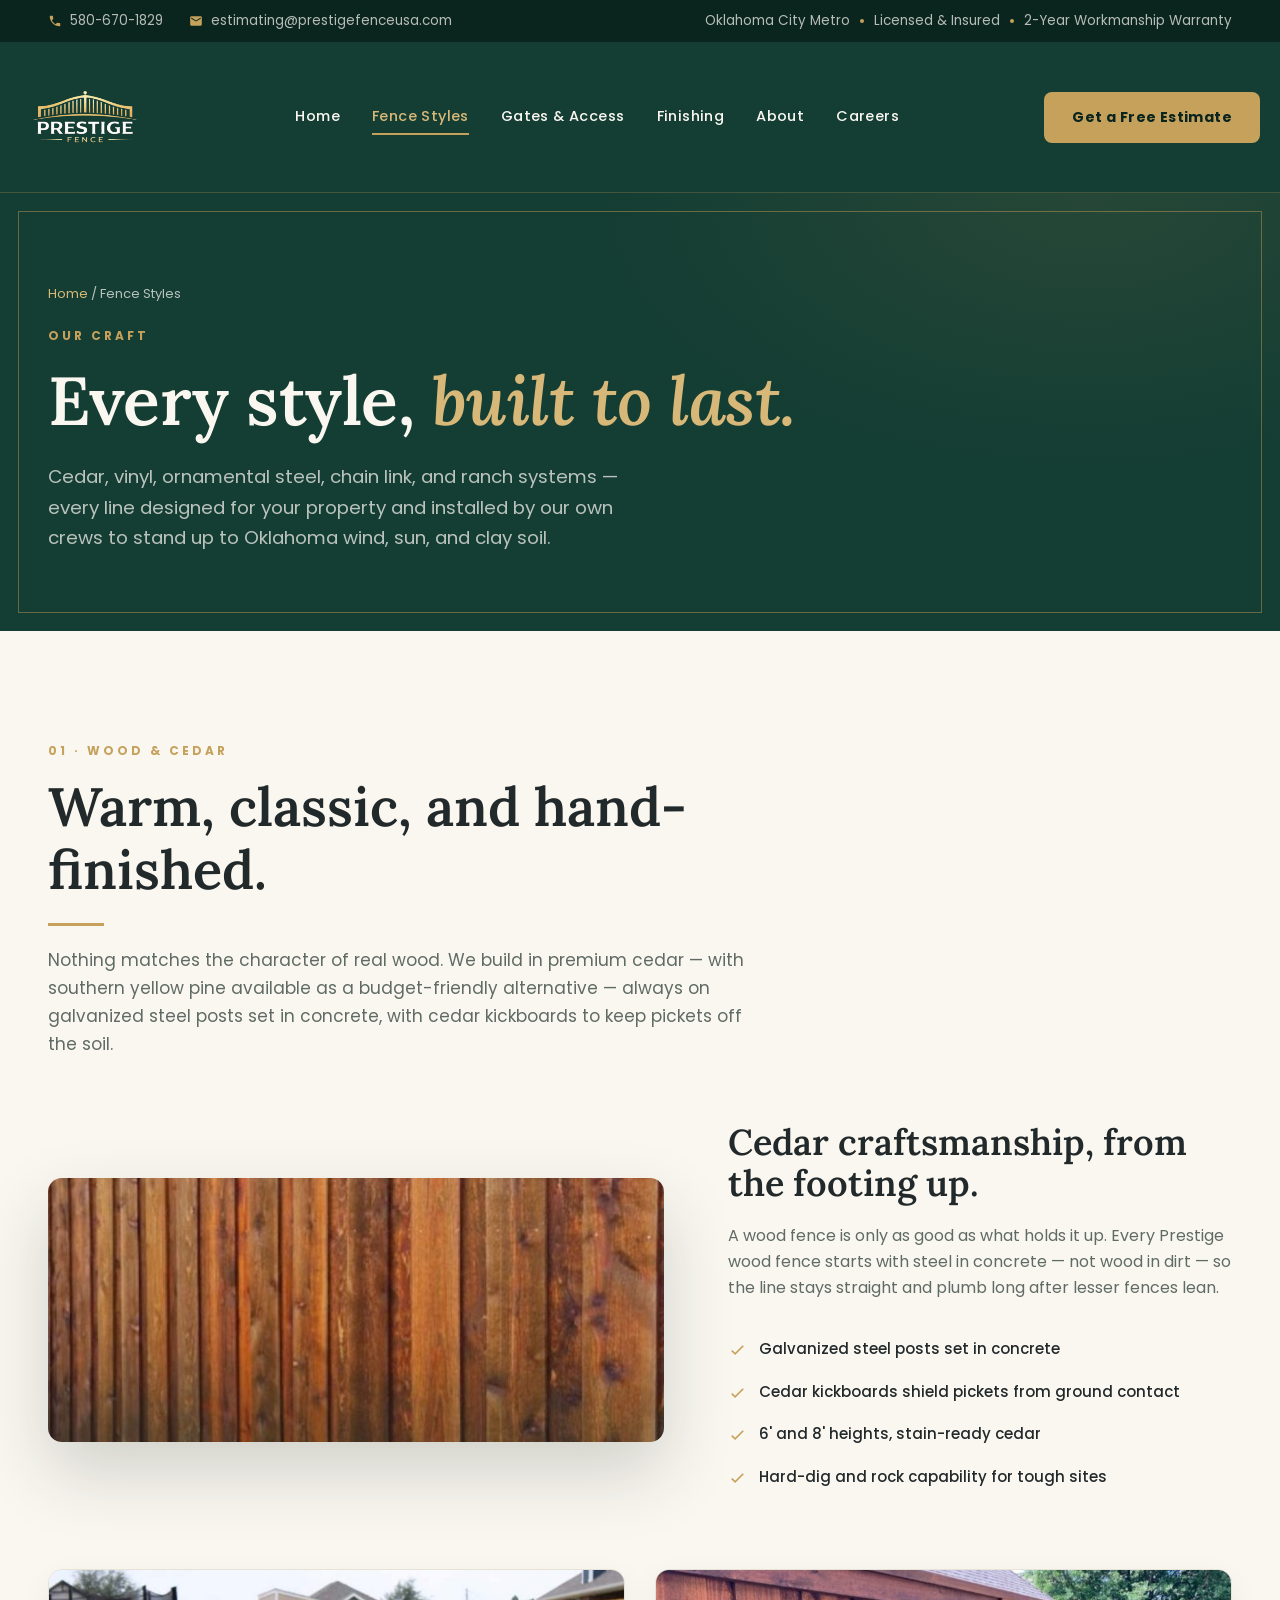
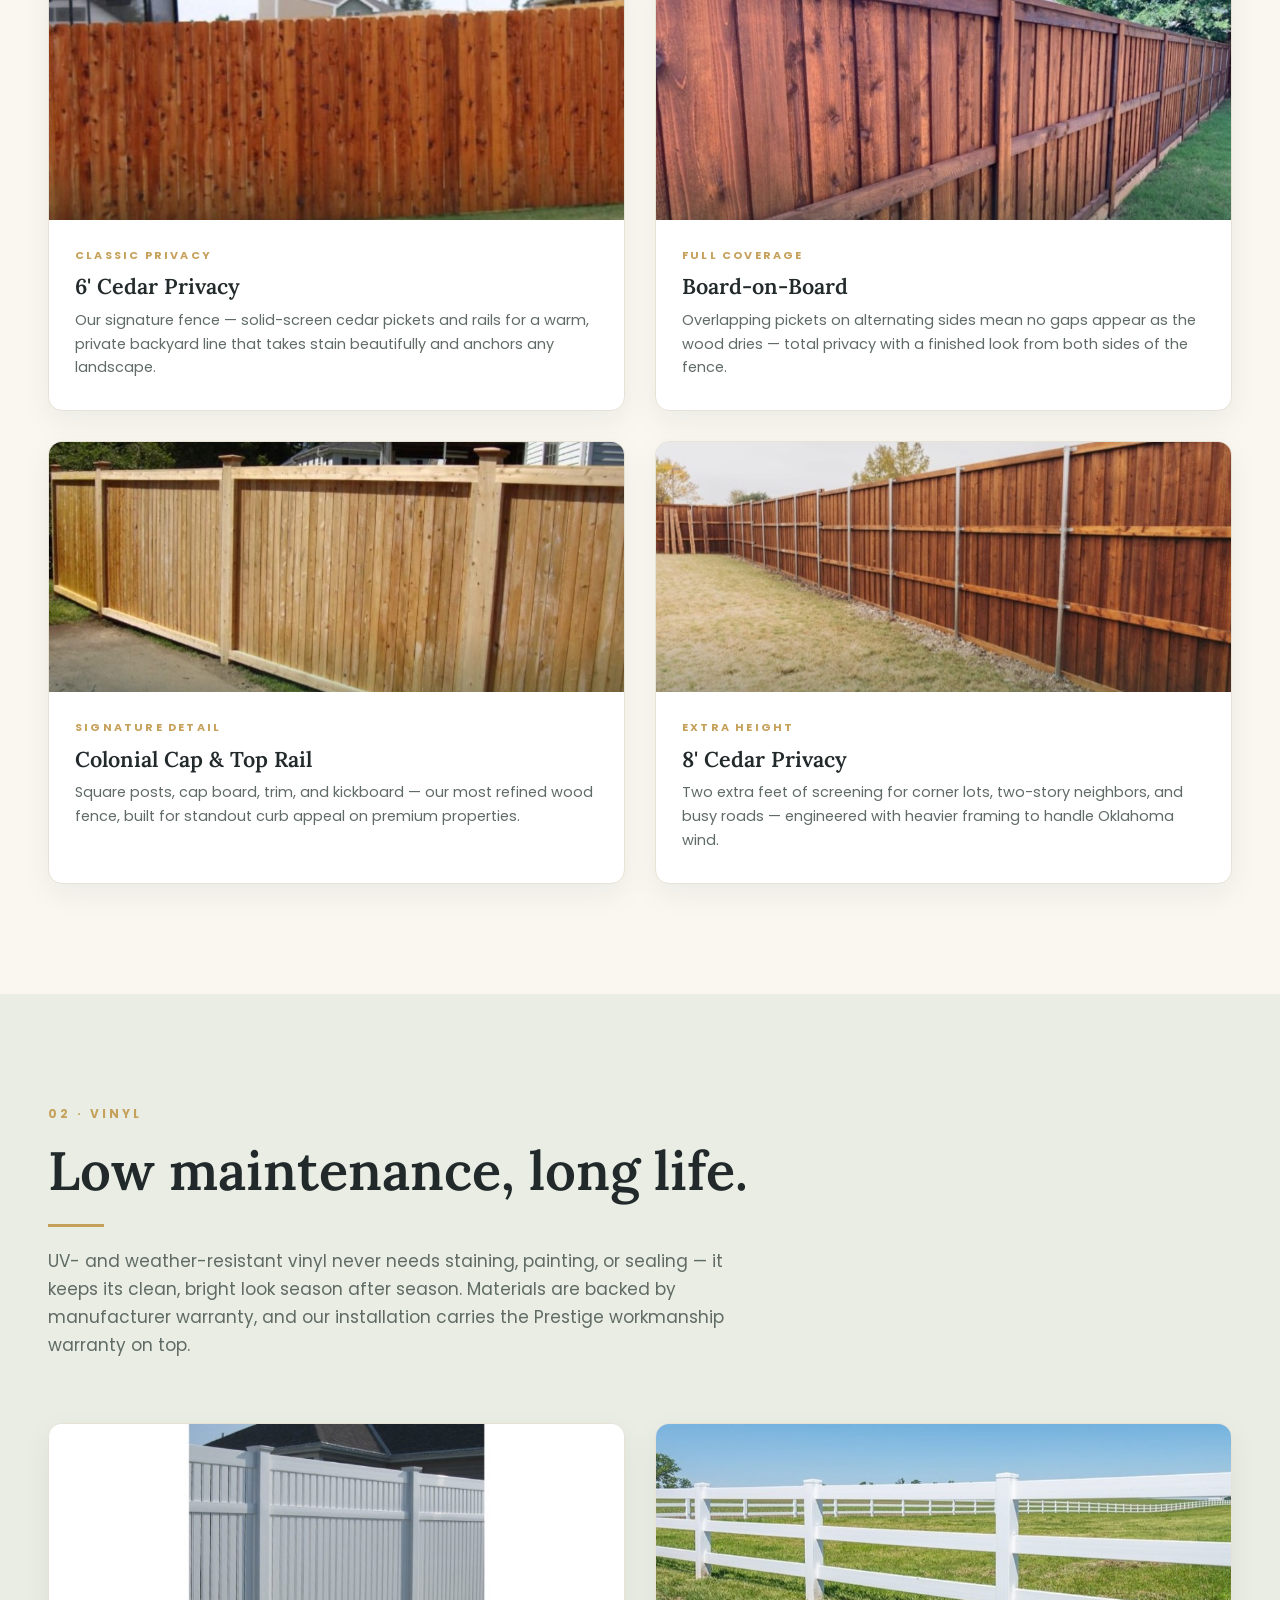
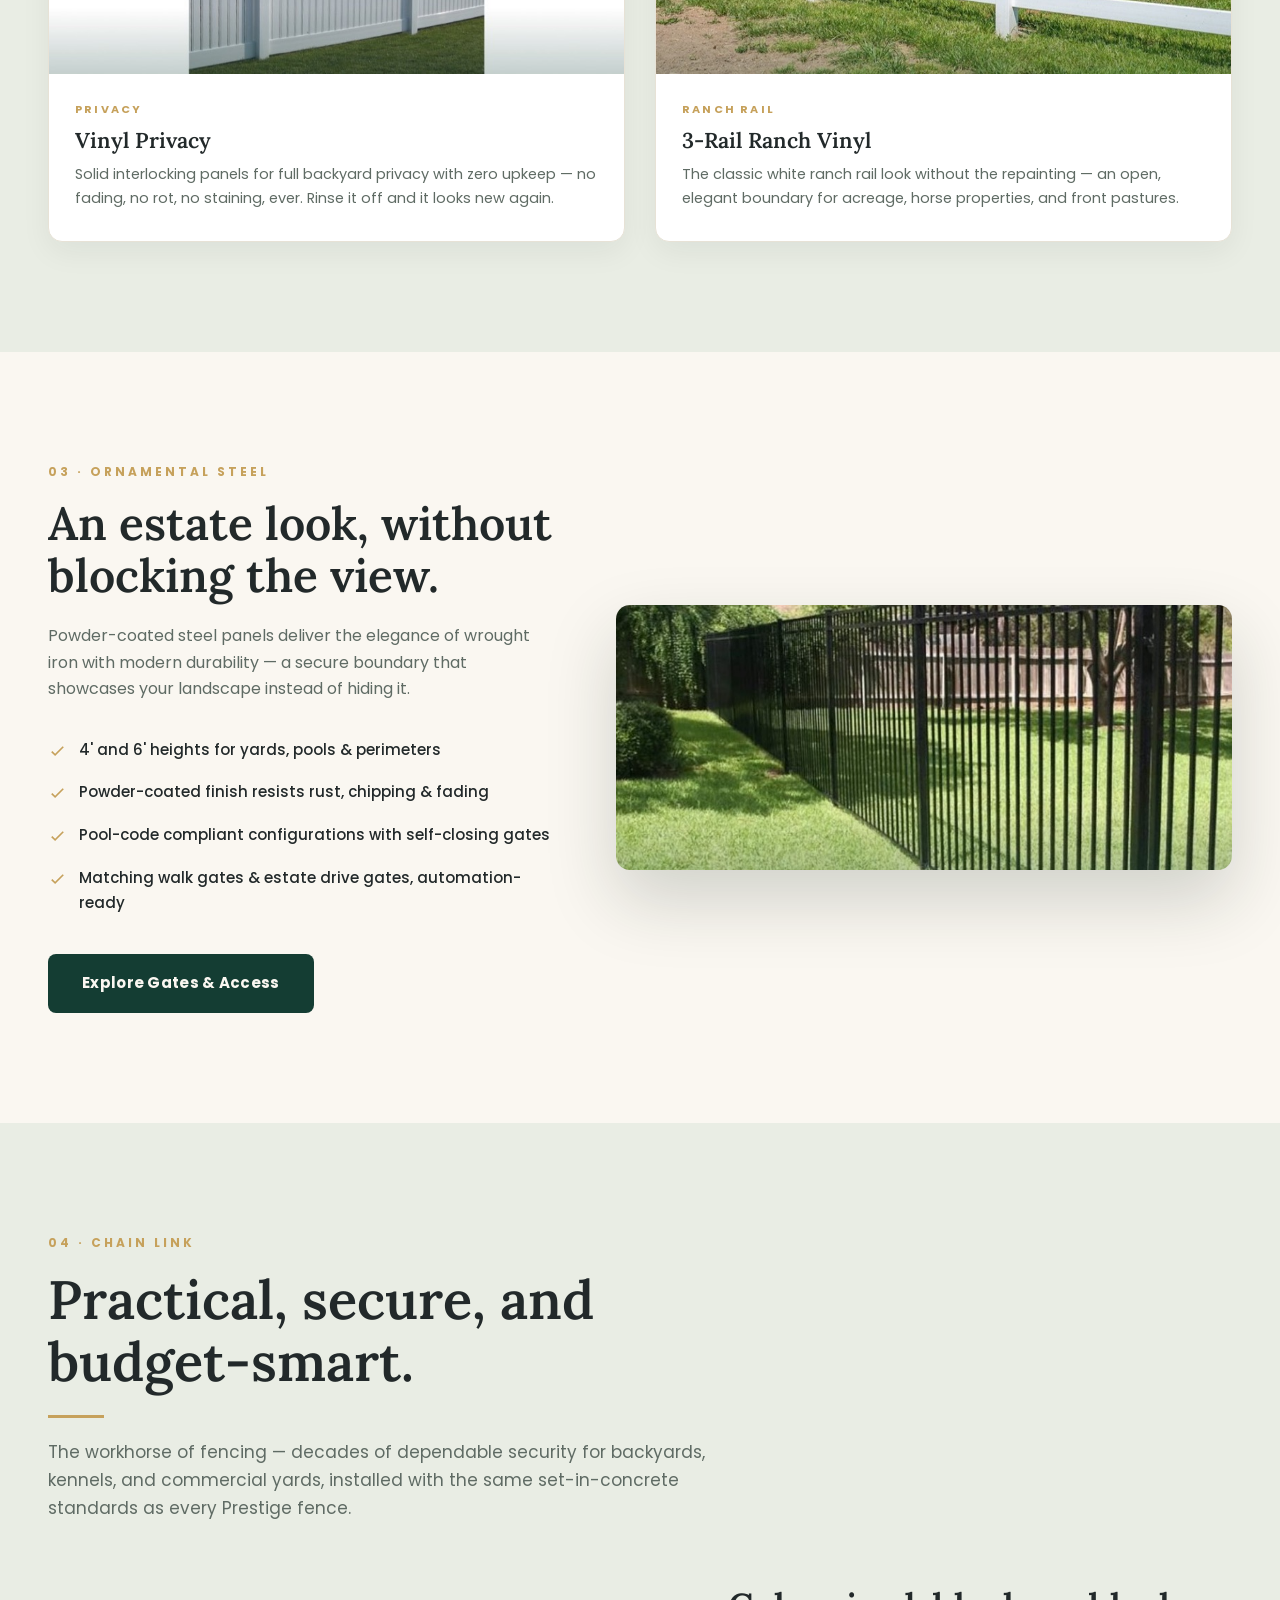
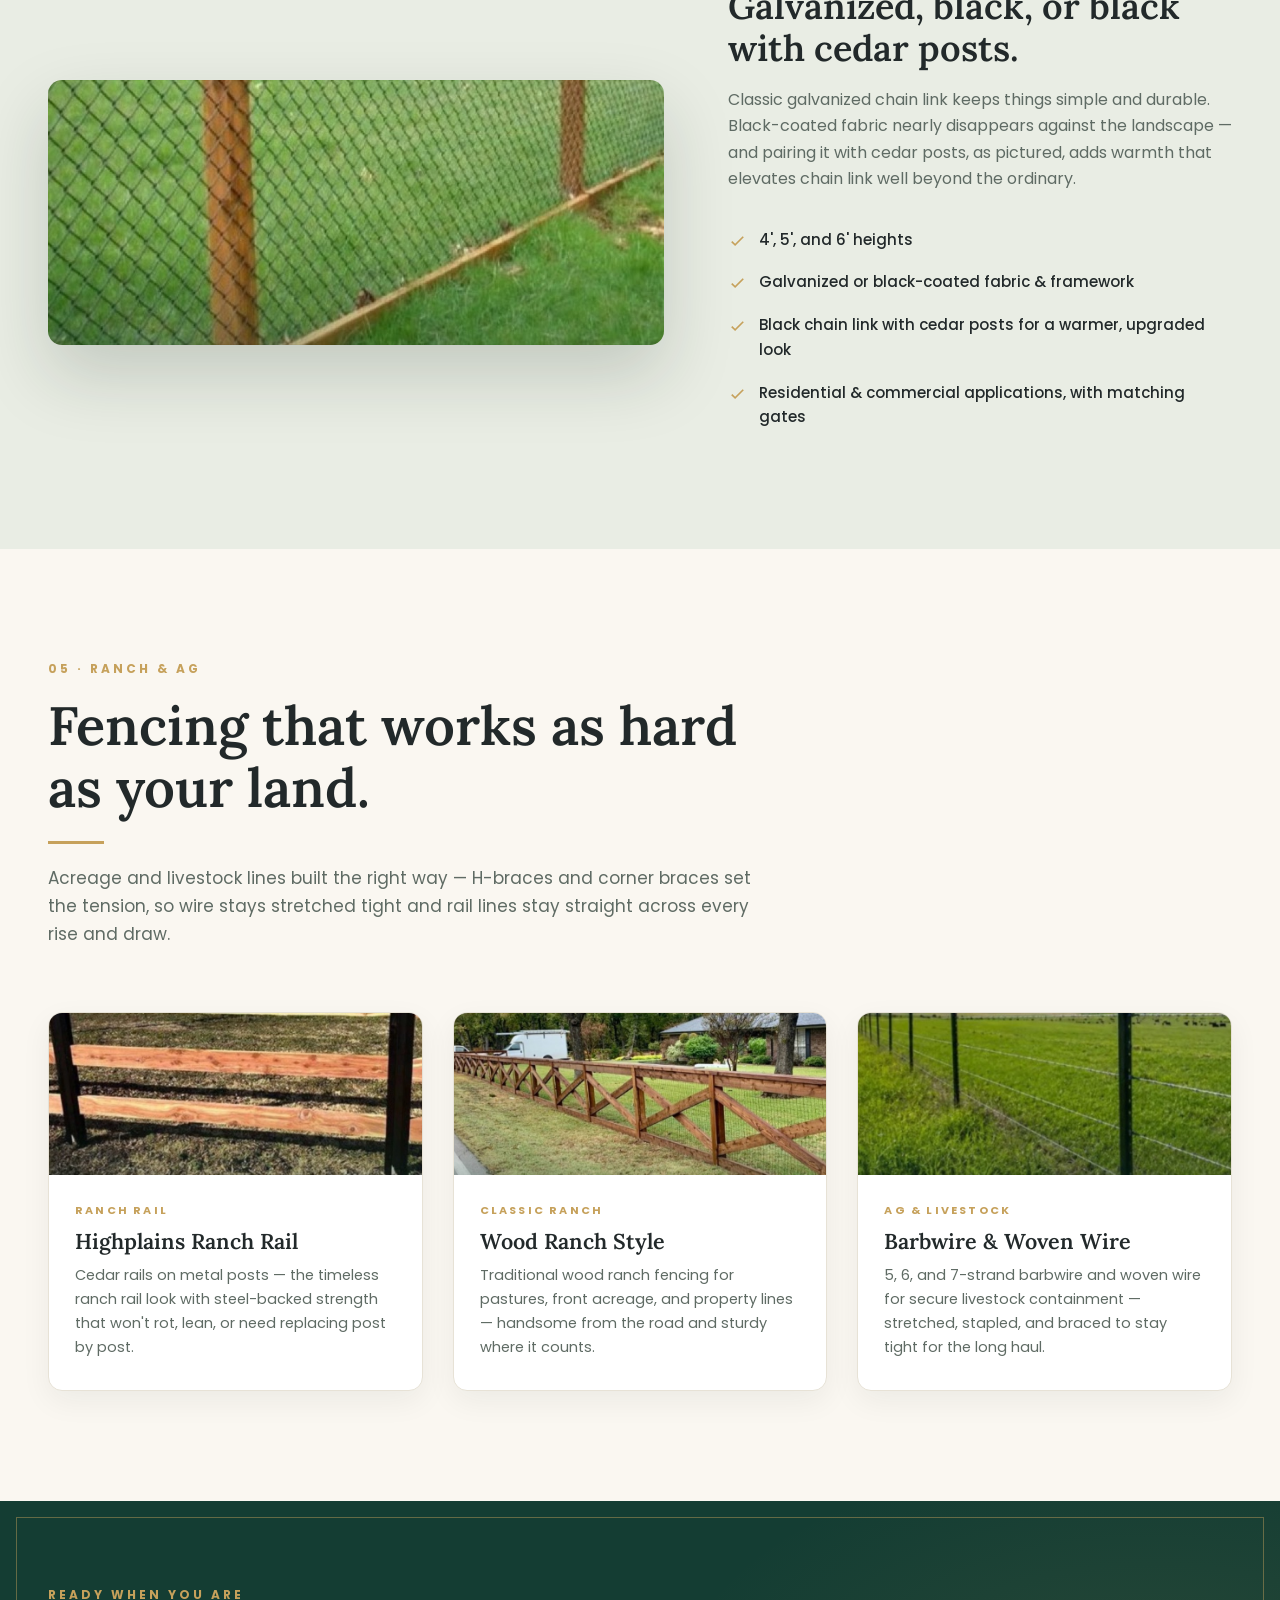
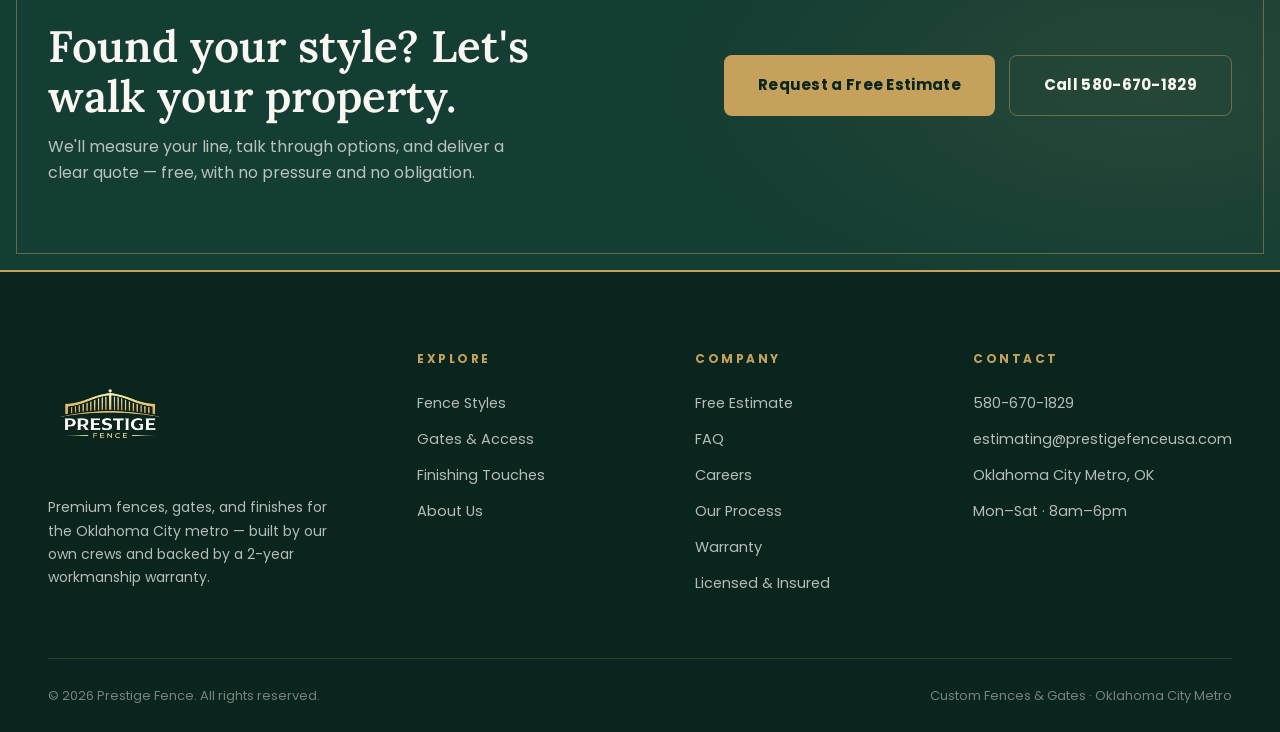
<file: fence-styles.html>
<!DOCTYPE html>
<html lang="en">
<head>
<meta charset="UTF-8" />
<meta name="viewport" content="width=device-width, initial-scale=1.0" />
<title>Fence Styles | Prestige Fence — Cedar, Vinyl, Steel, Chain Link &amp; Ranch</title>
<meta name="description" content="Explore every fence style Prestige Fence builds across the Oklahoma City metro — cedar privacy, board-on-board, colonial cap &amp; trim, vinyl, ornamental steel, chain link, and ranch &amp; ag fencing, installed by our own crews and backed by a 2-year workmanship warranty." />
<link rel="icon" type="image/svg+xml" href="images/prestige-fence-logo.svg" />
<link rel="apple-touch-icon" href="images/prestige-fence-logo.svg" />
<link rel="preconnect" href="https://fonts.googleapis.com" />
<link rel="preconnect" href="https://fonts.gstatic.com" crossorigin />
<link href="https://fonts.googleapis.com/css2?family=Lora:ital,wght@0,500;0,600;0,700;1,500;1,600&family=Poppins:wght@400;500;600;700;800&display=swap" rel="stylesheet" />
<link rel="stylesheet" href="css/site.css" />
<style>
  /* Page-specific: two-across card grids + anchor offset under the sticky header */
  .styles-grid.g2 { grid-template-columns: repeat(2, 1fr); }
  @media (max-width: 620px) { .styles-grid.g2 { grid-template-columns: 1fr; } }
  #wood, #vinyl, #steel, #chainlink, #ranch { scroll-margin-top: 96px; }
</style>
</head>
<body>

<!-- ============ TOP BAR ============ -->
<div class="topbar">
  <div class="wrap">
    <div class="tb-left">
      <a href="tel:+15806701829"><svg viewBox="0 0 24 24"><path d="M6.6 10.8c1.4 2.8 3.8 5.2 6.6 6.6l2.2-2.2c.3-.3.7-.4 1-.2 1.1.4 2.3.6 3.6.6.6 0 1 .4 1 1V20c0 .6-.4 1-1 1C10.6 21 3 13.4 3 4c0-.6.4-1 1-1h3.5c.6 0 1 .4 1 1 0 1.2.2 2.4.6 3.6.1.3 0 .7-.2 1l-2.3 2.2z"/></svg>580-670-1829</a>
      <a href="mailto:estimating@prestigefenceusa.com"><svg viewBox="0 0 24 24"><path d="M20 4H4a2 2 0 00-2 2v12a2 2 0 002 2h16a2 2 0 002-2V6a2 2 0 00-2-2zm0 4l-8 5-8-5V6l8 5 8-5z"/></svg>estimating@prestigefenceusa.com</a>
    </div>
    <div class="tb-right">
      <span>Oklahoma City Metro</span><span class="dot"></span>
      <span>Licensed &amp; Insured</span><span class="dot"></span>
      <span>2-Year Workmanship Warranty</span>
    </div>
  </div>
</div>

<!-- ============ HEADER ============ -->
<header class="site" id="hdr">
  <div class="wrap nav">
    <a href="index.html" class="brand" aria-label="Prestige Fence home">
      <img src="images/prestige-fence-logo.svg" alt="Prestige Fence" />
    </a>
    <nav class="mainnav">
      <a href="index.html">Home</a>
      <a href="fence-styles.html" class="active">Fence Styles</a>
      <a href="gates-access.html">Gates &amp; Access</a>
      <a href="finishing.html">Finishing</a>
      <a href="about.html">About</a>
      <a href="careers.html">Careers</a>
    </nav>
    <a href="contact.html" class="nav-cta">Get a Free Estimate</a>
    <button class="burger" id="menu-open" aria-label="Open menu"><span></span><span></span><span></span></button>
  </div>
</header>

<div class="mmenu" id="mobile-menu">
  <button class="close" id="menu-close" aria-label="Close menu">&times;</button>
  <a href="index.html">Home</a>
  <a href="fence-styles.html" class="active">Fence Styles</a>
  <a href="gates-access.html">Gates &amp; Access</a>
  <a href="finishing.html">Finishing</a>
  <a href="about.html">About</a>
  <a href="careers.html">Careers</a>
  <a href="contact.html" class="mm-cta">Get a Free Estimate</a>
  <a href="tel:+15806701829" class="mm-tel">580-670-1829</a>
</div>

<!-- ============ PAGE HERO ============ -->
<section class="page-hero">
  <div class="ph-frame"></div>
  <div class="wrap">
    <span class="crumb"><a href="index.html">Home</a> / Fence Styles</span>
    <span class="eyebrow">Our Craft</span>
    <h1>Every style, <em>built to last.</em></h1>
    <p>Cedar, vinyl, ornamental steel, chain link, and ranch systems — every line designed for your property and installed by our own crews to stand up to Oklahoma wind, sun, and clay soil.</p>
  </div>
</section>

<!-- ============ 01 WOOD & CEDAR ============ -->
<section class="sec" id="wood">
  <div class="wrap">
    <div class="sec-head rv">
      <span class="eyebrow">01 &middot; Wood &amp; Cedar</span>
      <h2>Warm, classic, and hand-finished.</h2>
      <hr class="rule" />
      <p>Nothing matches the character of real wood. We build in premium cedar — with southern yellow pine available as a budget-friendly alternative — always on galvanized steel posts set in concrete, with cedar kickboards to keep pickets off the soil.</p>
    </div>
    <div class="feature rv" style="margin-bottom: clamp(44px, 6vw, 70px);">
      <div class="f-photo"><img src="images/catalog/cedar-8ft.jpg" alt="8-foot cedar privacy fence with clean picket lines built by Prestige Fence" /></div>
      <div class="f-copy">
        <h3>Cedar craftsmanship, from the footing up.</h3>
        <p>A wood fence is only as good as what holds it up. Every Prestige wood fence starts with steel in concrete — not wood in dirt — so the line stays straight and plumb long after lesser fences lean.</p>
        <ul class="f-list">
          <li><svg viewBox="0 0 24 24"><path d="M9 16.2l-3.5-3.5L4 14.2 9 19l11-11-1.5-1.5z"/></svg>Galvanized steel posts set in concrete</li>
          <li><svg viewBox="0 0 24 24"><path d="M9 16.2l-3.5-3.5L4 14.2 9 19l11-11-1.5-1.5z"/></svg>Cedar kickboards shield pickets from ground contact</li>
          <li><svg viewBox="0 0 24 24"><path d="M9 16.2l-3.5-3.5L4 14.2 9 19l11-11-1.5-1.5z"/></svg>6' and 8' heights, stain-ready cedar</li>
          <li><svg viewBox="0 0 24 24"><path d="M9 16.2l-3.5-3.5L4 14.2 9 19l11-11-1.5-1.5z"/></svg>Hard-dig and rock capability for tough sites</li>
        </ul>
      </div>
    </div>
    <div class="styles-grid g2">
      <div class="scard rv">
        <div class="ph"><img src="images/catalog/cedar-privacy.jpg" alt="6-foot stained cedar privacy fence" loading="lazy" /></div>
        <div class="body">
          <div class="tag">Classic Privacy</div>
          <h3>6' Cedar Privacy</h3>
          <p>Our signature fence — solid-screen cedar pickets and rails for a warm, private backyard line that takes stain beautifully and anchors any landscape.</p>
        </div>
      </div>
      <div class="scard rv">
        <div class="ph"><img src="images/catalog/board-on-board.jpg" alt="Cedar board-on-board fence with overlapping pickets" loading="lazy" /></div>
        <div class="body">
          <div class="tag">Full Coverage</div>
          <h3>Board-on-Board</h3>
          <p>Overlapping pickets on alternating sides mean no gaps appear as the wood dries — total privacy with a finished look from both sides of the fence.</p>
        </div>
      </div>
      <div class="scard rv">
        <div class="ph"><img src="images/catalog/colonial-cap.jpg" alt="Colonial-style cedar fence with cap board and top rail trim" loading="lazy" /></div>
        <div class="body">
          <div class="tag">Signature Detail</div>
          <h3>Colonial Cap &amp; Top Rail</h3>
          <p>Square posts, cap board, trim, and kickboard — our most refined wood fence, built for standout curb appeal on premium properties.</p>
        </div>
      </div>
      <div class="scard rv">
        <div class="ph"><img src="images/catalog/hero-fenceline.jpg" alt="Tall 8-foot cedar privacy fence line on galvanized steel posts" loading="lazy" /></div>
        <div class="body">
          <div class="tag">Extra Height</div>
          <h3>8' Cedar Privacy</h3>
          <p>Two extra feet of screening for corner lots, two-story neighbors, and busy roads — engineered with heavier framing to handle Oklahoma wind.</p>
        </div>
      </div>
    </div>
  </div>
</section>

<!-- ============ 02 VINYL ============ -->
<section class="sec sec-sage" id="vinyl">
  <div class="wrap">
    <div class="sec-head rv">
      <span class="eyebrow">02 &middot; Vinyl</span>
      <h2>Low maintenance, long life.</h2>
      <hr class="rule" />
      <p>UV- and weather-resistant vinyl never needs staining, painting, or sealing — it keeps its clean, bright look season after season. Materials are backed by manufacturer warranty, and our installation carries the Prestige workmanship warranty on top.</p>
    </div>
    <div class="styles-grid g2">
      <div class="scard rv">
        <div class="ph"><img src="images/catalog/vinyl-privacy.jpg" alt="White vinyl privacy fence panels" loading="lazy" /></div>
        <div class="body">
          <div class="tag">Privacy</div>
          <h3>Vinyl Privacy</h3>
          <p>Solid interlocking panels for full backyard privacy with zero upkeep — no fading, no rot, no staining, ever. Rinse it off and it looks new again.</p>
        </div>
      </div>
      <div class="scard rv">
        <div class="ph"><img src="images/catalog/ranch-vinyl.jpg" alt="White 3-rail ranch vinyl fence along open acreage" loading="lazy" /></div>
        <div class="body">
          <div class="tag">Ranch Rail</div>
          <h3>3-Rail Ranch Vinyl</h3>
          <p>The classic white ranch rail look without the repainting — an open, elegant boundary for acreage, horse properties, and front pastures.</p>
        </div>
      </div>
    </div>
  </div>
</section>

<!-- ============ 03 ORNAMENTAL STEEL ============ -->
<section class="sec" id="steel">
  <div class="wrap feature flip">
    <div class="f-photo rv"><img src="images/catalog/ornamental-steel.jpg" alt="Black powder-coated ornamental steel fence" loading="lazy" /></div>
    <div class="rv">
      <span class="eyebrow">03 &middot; Ornamental Steel</span>
      <h2 style="font-size: clamp(30px, 4vw, 46px);">An estate look, without blocking the view.</h2>
      <p style="color: var(--muted); margin-top: 20px;">Powder-coated steel panels deliver the elegance of wrought iron with modern durability — a secure boundary that showcases your landscape instead of hiding it.</p>
      <ul class="f-list">
        <li><svg viewBox="0 0 24 24"><path d="M9 16.2l-3.5-3.5L4 14.2 9 19l11-11-1.5-1.5z"/></svg>4' and 6' heights for yards, pools &amp; perimeters</li>
        <li><svg viewBox="0 0 24 24"><path d="M9 16.2l-3.5-3.5L4 14.2 9 19l11-11-1.5-1.5z"/></svg>Powder-coated finish resists rust, chipping &amp; fading</li>
        <li><svg viewBox="0 0 24 24"><path d="M9 16.2l-3.5-3.5L4 14.2 9 19l11-11-1.5-1.5z"/></svg>Pool-code compliant configurations with self-closing gates</li>
        <li><svg viewBox="0 0 24 24"><path d="M9 16.2l-3.5-3.5L4 14.2 9 19l11-11-1.5-1.5z"/></svg>Matching walk gates &amp; estate drive gates, automation-ready</li>
      </ul>
      <div style="margin-top: 30px;">
        <a href="gates-access.html" class="btn btn-pine">Explore Gates &amp; Access</a>
      </div>
    </div>
  </div>
</section>

<!-- ============ 04 CHAIN LINK ============ -->
<section class="sec sec-sage" id="chainlink">
  <div class="wrap">
    <div class="sec-head rv">
      <span class="eyebrow">04 &middot; Chain Link</span>
      <h2>Practical, secure, and budget-smart.</h2>
      <hr class="rule" />
      <p>The workhorse of fencing — decades of dependable security for backyards, kennels, and commercial yards, installed with the same set-in-concrete standards as every Prestige fence.</p>
    </div>
    <div class="feature rv">
      <div class="f-photo"><img src="images/catalog/chain-link-cedar.jpg" alt="Black chain link fence with cedar posts" loading="lazy" /></div>
      <div class="f-copy">
        <h3>Galvanized, black, or black with cedar posts.</h3>
        <p>Classic galvanized chain link keeps things simple and durable. Black-coated fabric nearly disappears against the landscape — and pairing it with cedar posts, as pictured, adds warmth that elevates chain link well beyond the ordinary.</p>
        <ul class="f-list">
          <li><svg viewBox="0 0 24 24"><path d="M9 16.2l-3.5-3.5L4 14.2 9 19l11-11-1.5-1.5z"/></svg>4', 5', and 6' heights</li>
          <li><svg viewBox="0 0 24 24"><path d="M9 16.2l-3.5-3.5L4 14.2 9 19l11-11-1.5-1.5z"/></svg>Galvanized or black-coated fabric &amp; framework</li>
          <li><svg viewBox="0 0 24 24"><path d="M9 16.2l-3.5-3.5L4 14.2 9 19l11-11-1.5-1.5z"/></svg>Black chain link with cedar posts for a warmer, upgraded look</li>
          <li><svg viewBox="0 0 24 24"><path d="M9 16.2l-3.5-3.5L4 14.2 9 19l11-11-1.5-1.5z"/></svg>Residential &amp; commercial applications, with matching gates</li>
        </ul>
      </div>
    </div>
  </div>
</section>

<!-- ============ 05 RANCH & AG ============ -->
<section class="sec" id="ranch">
  <div class="wrap">
    <div class="sec-head rv">
      <span class="eyebrow">05 &middot; Ranch &amp; Ag</span>
      <h2>Fencing that works as hard as your land.</h2>
      <hr class="rule" />
      <p>Acreage and livestock lines built the right way — H-braces and corner braces set the tension, so wire stays stretched tight and rail lines stay straight across every rise and draw.</p>
    </div>
    <div class="styles-grid">
      <div class="scard rv">
        <div class="ph"><img src="images/catalog/ranch-rail.jpg" alt="Highplains ranch rail fence with cedar rails on metal posts" loading="lazy" /></div>
        <div class="body">
          <div class="tag">Ranch Rail</div>
          <h3>Highplains Ranch Rail</h3>
          <p>Cedar rails on metal posts — the timeless ranch rail look with steel-backed strength that won't rot, lean, or need replacing post by post.</p>
        </div>
      </div>
      <div class="scard rv">
        <div class="ph"><img src="images/catalog/wood-ranch.jpg" alt="Wood ranch style fence bordering open pasture" loading="lazy" /></div>
        <div class="body">
          <div class="tag">Classic Ranch</div>
          <h3>Wood Ranch Style</h3>
          <p>Traditional wood ranch fencing for pastures, front acreage, and property lines — handsome from the road and sturdy where it counts.</p>
        </div>
      </div>
      <div class="scard rv">
        <div class="ph"><img src="images/catalog/ranch-vista.jpg" alt="Wire fence line stretching across open ranch land" loading="lazy" /></div>
        <div class="body">
          <div class="tag">Ag &amp; Livestock</div>
          <h3>Barbwire &amp; Woven Wire</h3>
          <p>5, 6, and 7-strand barbwire and woven wire for secure livestock containment — stretched, stapled, and braced to stay tight for the long haul.</p>
        </div>
      </div>
    </div>
  </div>
</section>

<!-- ============ CTA BAND ============ -->
<section class="cta-band">
  <div class="cb-frame"></div>
  <div class="wrap">
    <div class="rv">
      <span class="eyebrow">Ready When You Are</span>
      <h2>Found your style? Let's walk your property.</h2>
      <p>We'll measure your line, talk through options, and deliver a clear quote — free, with no pressure and no obligation.</p>
    </div>
    <div class="cb-actions rv">
      <a href="contact.html" class="btn btn-gold">Request a Free Estimate</a>
      <a href="tel:+15806701829" class="btn btn-ghost">Call 580-670-1829</a>
    </div>
  </div>
</section>

<!-- ============ FOOTER ============ -->
<footer class="site-footer">
  <div class="wrap">
    <div class="fgrid">
      <div class="fbrand">
        <img src="images/prestige-fence-logo.svg" alt="Prestige Fence" />
        <p>Premium fences, gates, and finishes for the Oklahoma City metro — built by our own crews and backed by a 2-year workmanship warranty.</p>
      </div>
      <div class="fcol">
        <h3>Explore</h3>
        <a href="fence-styles.html">Fence Styles</a>
        <a href="gates-access.html">Gates &amp; Access</a>
        <a href="finishing.html">Finishing Touches</a>
        <a href="about.html">About Us</a>
      </div>
      <div class="fcol">
        <h3>Company</h3>
        <a href="contact.html">Free Estimate</a>
        <a href="contact.html#faq">FAQ</a>
        <a href="careers.html">Careers</a>
        <a href="about.html#process">Our Process</a>
        <a href="about.html#warranty">Warranty</a>
        <span>Licensed &amp; Insured</span>
      </div>
      <div class="fcol">
        <h3>Contact</h3>
        <a href="tel:+15806701829">580-670-1829</a>
        <a href="mailto:estimating@prestigefenceusa.com">estimating@prestigefenceusa.com</a>
        <span>Oklahoma City Metro, OK</span>
        <span>Mon–Sat &middot; 8am–6pm</span>
      </div>
    </div>
    <div class="fbottom">
      <span>&copy; <span id="year"></span> Prestige Fence. All rights reserved.</span>
      <span>Custom Fences &amp; Gates &middot; Oklahoma City Metro</span>
    </div>
  </div>
</footer>

<script src="js/site.js"></script>
</body>
</html>
</file>
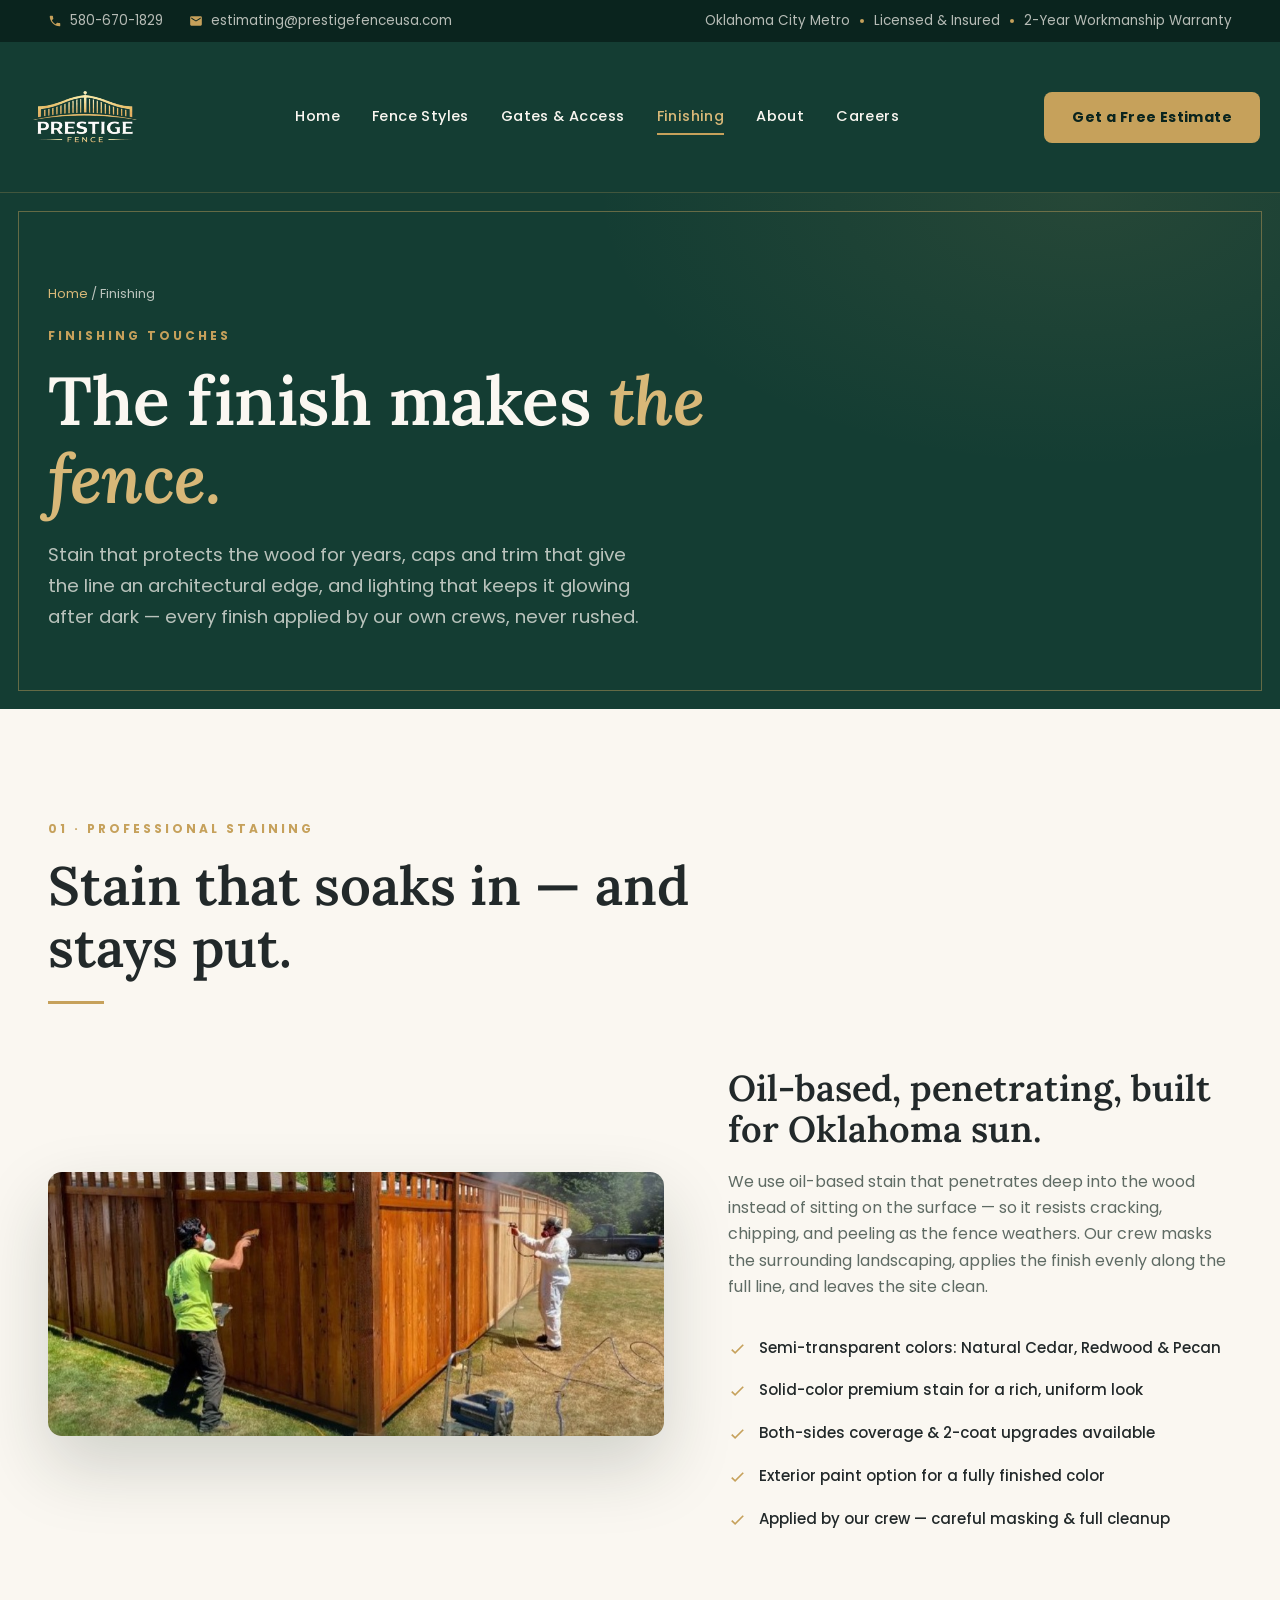
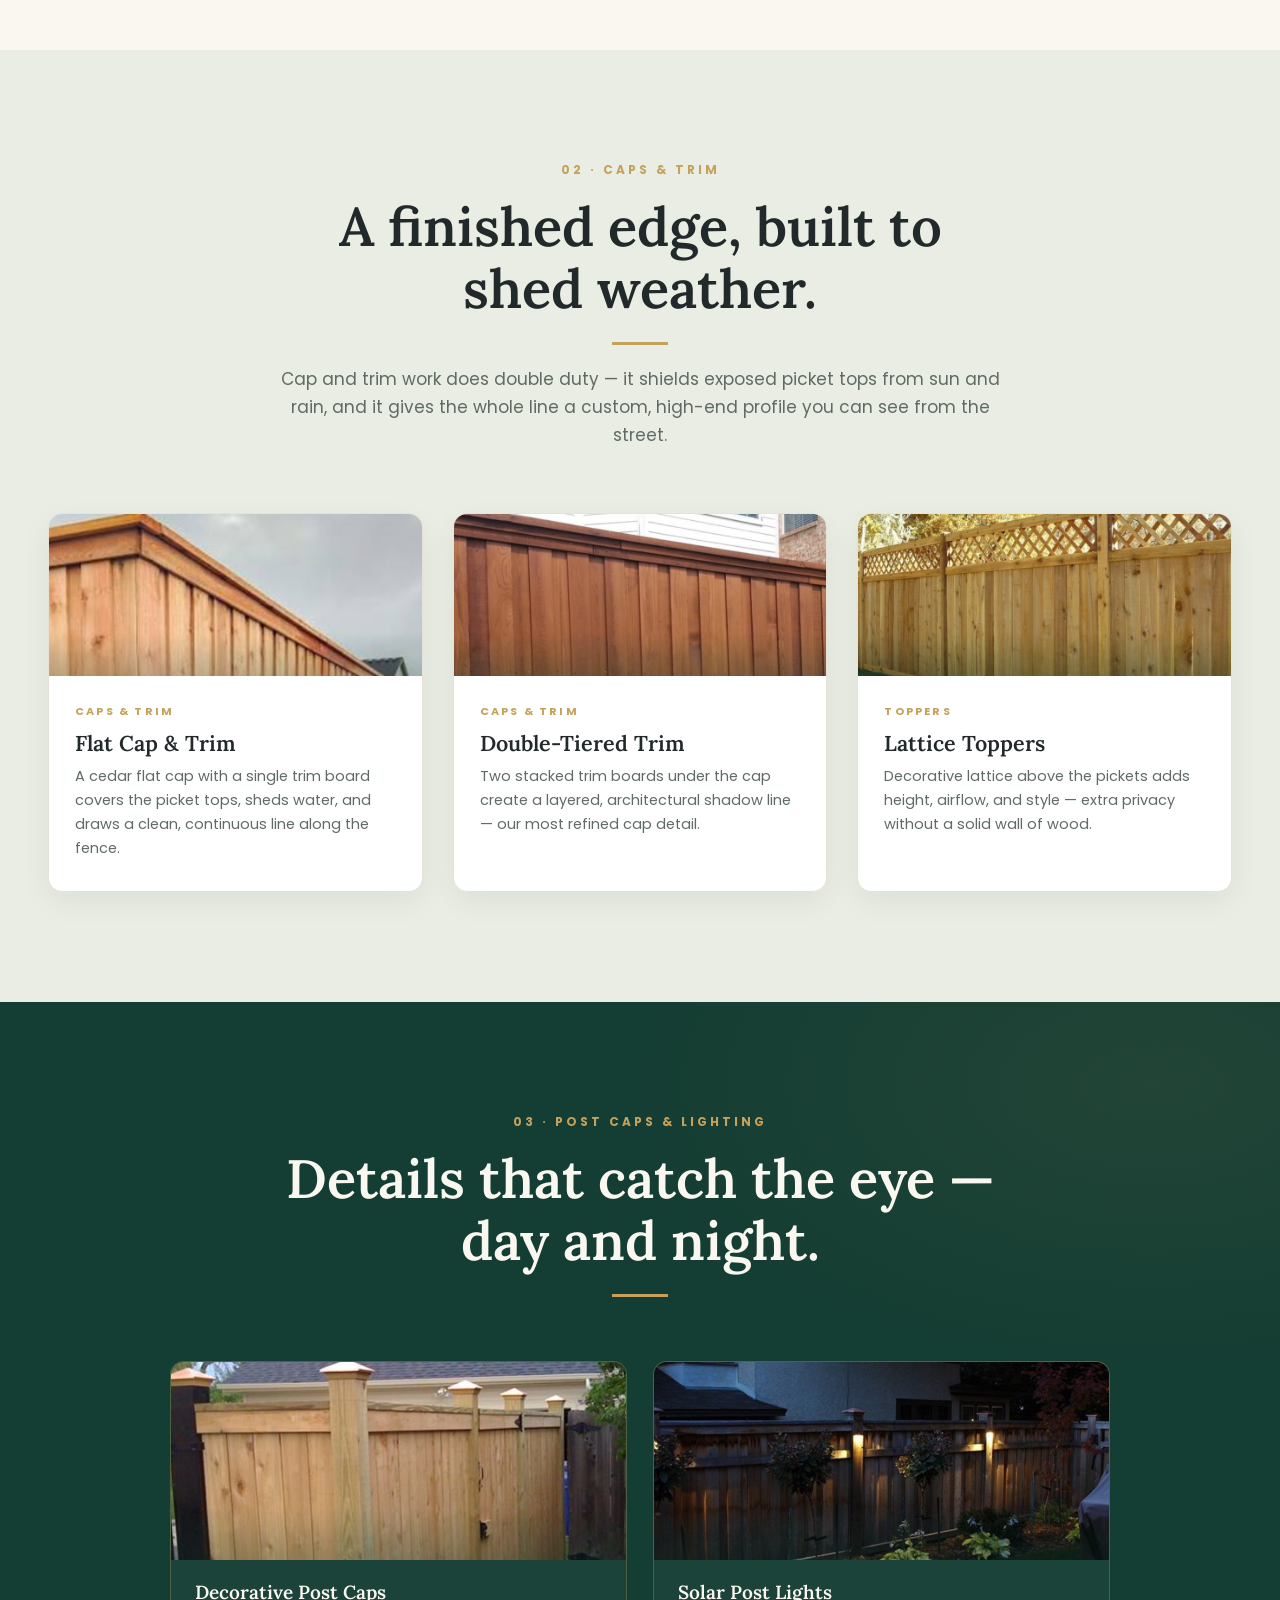
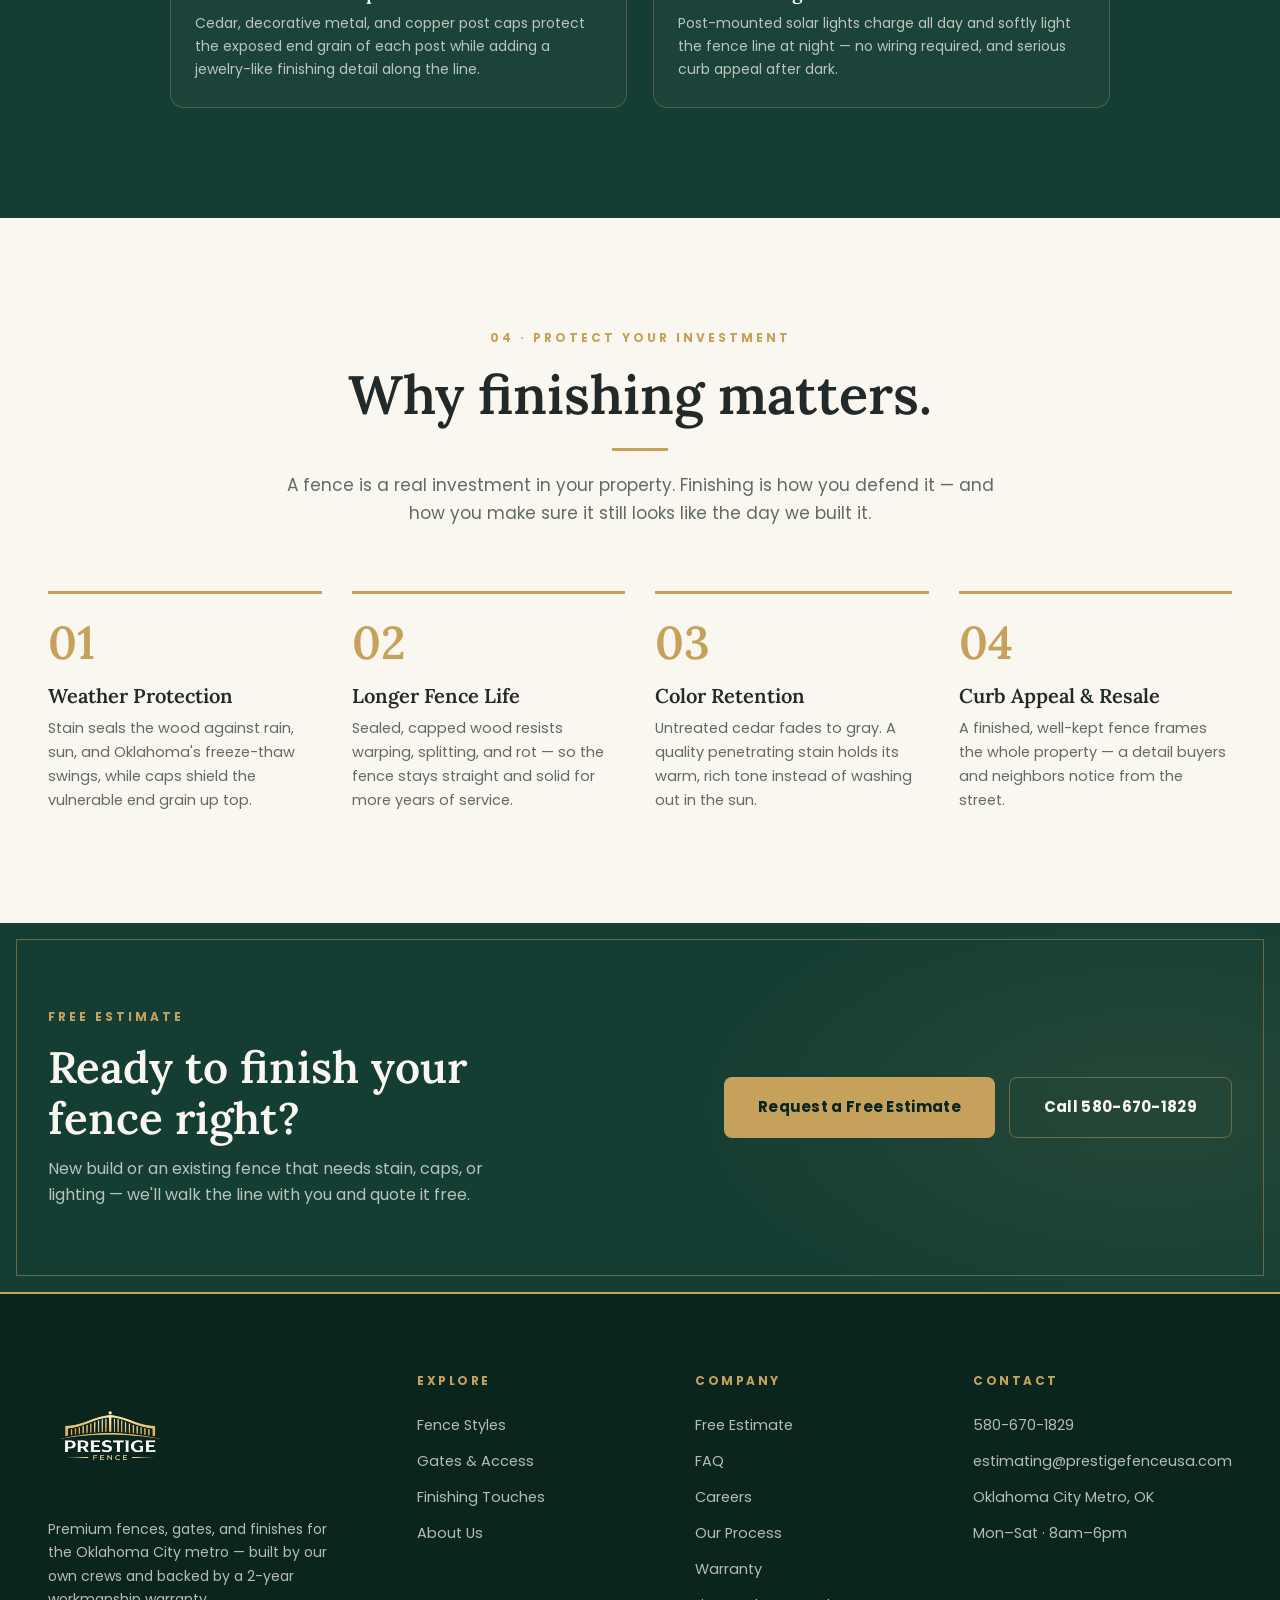
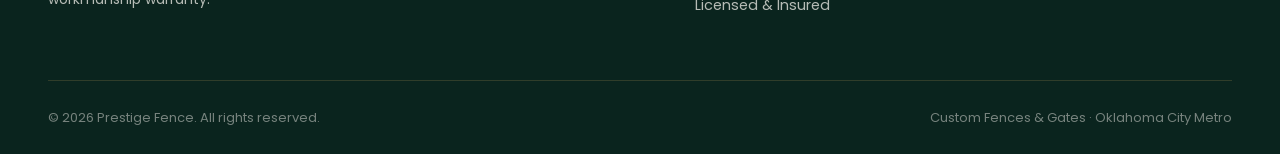
<file: finishing.html>
<!DOCTYPE html>
<html lang="en">
<head>
<meta charset="UTF-8" />
<meta name="viewport" content="width=device-width, initial-scale=1.0" />
<title>Staining &amp; Finishing | Prestige Fence — Stain, Caps, Trim &amp; Lighting</title>
<meta name="description" content="Professional fence staining and finishing across the Oklahoma City metro — oil-based penetrating stain in Natural Cedar, Redwood, and Pecan, cedar caps and trim, lattice toppers, decorative post caps, and solar post lighting, all applied by Prestige Fence crews." />
<link rel="icon" type="image/svg+xml" href="images/prestige-fence-logo.svg" />
<link rel="apple-touch-icon" href="images/prestige-fence-logo.svg" />
<link rel="preconnect" href="https://fonts.googleapis.com" />
<link rel="preconnect" href="https://fonts.gstatic.com" crossorigin />
<link href="https://fonts.googleapis.com/css2?family=Lora:ital,wght@0,500;0,600;0,700;1,500;1,600&family=Poppins:wght@400;500;600;700;800&display=swap" rel="stylesheet" />
<link rel="stylesheet" href="css/site.css" />
<style>
  /* Page-specific: center the 2-card Post Caps & Lighting grid */
  .fin-grid.fin-two { grid-template-columns: repeat(2, 1fr); max-width: 940px; margin: 0 auto; }
  @media (max-width: 640px) { .fin-grid.fin-two { grid-template-columns: 1fr; } }
</style>
</head>
<body>

<!-- ============ TOP BAR ============ -->
<div class="topbar">
  <div class="wrap">
    <div class="tb-left">
      <a href="tel:+15806701829"><svg viewBox="0 0 24 24"><path d="M6.6 10.8c1.4 2.8 3.8 5.2 6.6 6.6l2.2-2.2c.3-.3.7-.4 1-.2 1.1.4 2.3.6 3.6.6.6 0 1 .4 1 1V20c0 .6-.4 1-1 1C10.6 21 3 13.4 3 4c0-.6.4-1 1-1h3.5c.6 0 1 .4 1 1 0 1.2.2 2.4.6 3.6.1.3 0 .7-.2 1l-2.3 2.2z"/></svg>580-670-1829</a>
      <a href="mailto:estimating@prestigefenceusa.com"><svg viewBox="0 0 24 24"><path d="M20 4H4a2 2 0 00-2 2v12a2 2 0 002 2h16a2 2 0 002-2V6a2 2 0 00-2-2zm0 4l-8 5-8-5V6l8 5 8-5z"/></svg>estimating@prestigefenceusa.com</a>
    </div>
    <div class="tb-right">
      <span>Oklahoma City Metro</span><span class="dot"></span>
      <span>Licensed &amp; Insured</span><span class="dot"></span>
      <span>2-Year Workmanship Warranty</span>
    </div>
  </div>
</div>

<!-- ============ HEADER ============ -->
<header class="site" id="hdr">
  <div class="wrap nav">
    <a href="index.html" class="brand" aria-label="Prestige Fence home">
      <img src="images/prestige-fence-logo.svg" alt="Prestige Fence" />
    </a>
    <nav class="mainnav">
      <a href="index.html">Home</a>
      <a href="fence-styles.html">Fence Styles</a>
      <a href="gates-access.html">Gates &amp; Access</a>
      <a href="finishing.html" class="active">Finishing</a>
      <a href="about.html">About</a>
      <a href="careers.html">Careers</a>
    </nav>
    <a href="contact.html" class="nav-cta">Get a Free Estimate</a>
    <button class="burger" id="menu-open" aria-label="Open menu"><span></span><span></span><span></span></button>
  </div>
</header>

<div class="mmenu" id="mobile-menu">
  <button class="close" id="menu-close" aria-label="Close menu">&times;</button>
  <a href="index.html">Home</a>
  <a href="fence-styles.html">Fence Styles</a>
  <a href="gates-access.html">Gates &amp; Access</a>
  <a href="finishing.html" class="active">Finishing</a>
  <a href="about.html">About</a>
  <a href="careers.html">Careers</a>
  <a href="contact.html" class="mm-cta">Get a Free Estimate</a>
  <a href="tel:+15806701829" class="mm-tel">580-670-1829</a>
</div>

<!-- ============ PAGE HERO ============ -->
<section class="page-hero">
  <div class="ph-frame"></div>
  <div class="wrap">
    <span class="crumb"><a href="index.html">Home</a> / Finishing</span>
    <span class="eyebrow">Finishing Touches</span>
    <h1>The finish makes <em>the fence.</em></h1>
    <p>Stain that protects the wood for years, caps and trim that give the line an architectural edge, and lighting that keeps it glowing after dark — every finish applied by our own crews, never rushed.</p>
  </div>
</section>

<!-- ============ PROFESSIONAL STAINING ============ -->
<section class="sec" id="staining">
  <div class="wrap">
    <div class="sec-head rv">
      <span class="eyebrow">01 &middot; Professional Staining</span>
      <h2>Stain that soaks in — and stays put.</h2>
      <hr class="rule" />
    </div>
    <div class="feature rv">
      <div class="f-photo"><img src="images/catalog/stain-crew.jpg" alt="Prestige Fence crew spray-staining a cedar privacy fence" /></div>
      <div class="f-copy">
        <h3>Oil-based, penetrating, built for Oklahoma sun.</h3>
        <p>We use oil-based stain that penetrates deep into the wood instead of sitting on the surface — so it resists cracking, chipping, and peeling as the fence weathers. Our crew masks the surrounding landscaping, applies the finish evenly along the full line, and leaves the site clean.</p>
        <ul class="f-list">
          <li><svg viewBox="0 0 24 24"><path d="M9 16.2l-3.5-3.5L4 14.2 9 19l11-11-1.5-1.5z"/></svg>Semi-transparent colors: Natural Cedar, Redwood &amp; Pecan</li>
          <li><svg viewBox="0 0 24 24"><path d="M9 16.2l-3.5-3.5L4 14.2 9 19l11-11-1.5-1.5z"/></svg>Solid-color premium stain for a rich, uniform look</li>
          <li><svg viewBox="0 0 24 24"><path d="M9 16.2l-3.5-3.5L4 14.2 9 19l11-11-1.5-1.5z"/></svg>Both-sides coverage &amp; 2-coat upgrades available</li>
          <li><svg viewBox="0 0 24 24"><path d="M9 16.2l-3.5-3.5L4 14.2 9 19l11-11-1.5-1.5z"/></svg>Exterior paint option for a fully finished color</li>
          <li><svg viewBox="0 0 24 24"><path d="M9 16.2l-3.5-3.5L4 14.2 9 19l11-11-1.5-1.5z"/></svg>Applied by our crew — careful masking &amp; full cleanup</li>
        </ul>
      </div>
    </div>
  </div>
</section>

<!-- ============ CAPS & TRIM ============ -->
<section class="sec sec-sage" id="caps-trim">
  <div class="wrap">
    <div class="sec-head center rv">
      <span class="eyebrow">02 &middot; Caps &amp; Trim</span>
      <h2>A finished edge, built to shed weather.</h2>
      <hr class="rule center" />
      <p>Cap and trim work does double duty — it shields exposed picket tops from sun and rain, and it gives the whole line a custom, high-end profile you can see from the street.</p>
    </div>
    <div class="styles-grid">
      <div class="scard rv">
        <div class="ph"><img src="images/catalog/cap-trim.jpg" alt="Cedar privacy fence with flat cap and single trim board" loading="lazy" /></div>
        <div class="body">
          <div class="tag">Caps &amp; Trim</div>
          <h3>Flat Cap &amp; Trim</h3>
          <p>A cedar flat cap with a single trim board covers the picket tops, sheds water, and draws a clean, continuous line along the fence.</p>
        </div>
      </div>
      <div class="scard rv">
        <div class="ph"><img src="images/catalog/cap-double-trim.jpg" alt="Cedar fence topped with flat cap and double-tiered trim" loading="lazy" /></div>
        <div class="body">
          <div class="tag">Caps &amp; Trim</div>
          <h3>Double-Tiered Trim</h3>
          <p>Two stacked trim boards under the cap create a layered, architectural shadow line — our most refined cap detail.</p>
        </div>
      </div>
      <div class="scard rv">
        <div class="ph"><img src="images/catalog/lattice-topper.jpg" alt="Decorative cedar lattice topper above a privacy fence" loading="lazy" /></div>
        <div class="body">
          <div class="tag">Toppers</div>
          <h3>Lattice Toppers</h3>
          <p>Decorative lattice above the pickets adds height, airflow, and style — extra privacy without a solid wall of wood.</p>
        </div>
      </div>
    </div>
  </div>
</section>

<!-- ============ POST CAPS & LIGHTING ============ -->
<section class="sec sec-dark" id="caps-lighting">
  <div class="wrap">
    <div class="sec-head center rv">
      <span class="eyebrow">03 &middot; Post Caps &amp; Lighting</span>
      <h2>Details that catch the eye — day and night.</h2>
      <hr class="rule center" />
    </div>
    <div class="fin-grid fin-two">
      <div class="fcard rv">
        <div class="ph"><img src="images/catalog/post-cap-copper.jpg" alt="Copper post cap on a stained cedar fence post" loading="lazy" /></div>
        <div class="body"><h3>Decorative Post Caps</h3><p>Cedar, decorative metal, and copper post caps protect the exposed end grain of each post while adding a jewelry-like finishing detail along the line.</p></div>
      </div>
      <div class="fcard rv">
        <div class="ph"><img src="images/catalog/solar-light.jpg" alt="Solar post lights glowing along a fence line at dusk" loading="lazy" /></div>
        <div class="body"><h3>Solar Post Lights</h3><p>Post-mounted solar lights charge all day and softly light the fence line at night — no wiring required, and serious curb appeal after dark.</p></div>
      </div>
    </div>
  </div>
</section>

<!-- ============ PROTECT YOUR INVESTMENT ============ -->
<section class="sec" id="why-finish">
  <div class="wrap">
    <div class="sec-head center rv">
      <span class="eyebrow">04 &middot; Protect Your Investment</span>
      <h2>Why finishing matters.</h2>
      <hr class="rule center" />
      <p>A fence is a real investment in your property. Finishing is how you defend it — and how you make sure it still looks like the day we built it.</p>
    </div>
    <div class="proc-grid">
      <div class="pcard rv">
        <div class="pn">01</div>
        <h3>Weather Protection</h3>
        <p>Stain seals the wood against rain, sun, and Oklahoma's freeze-thaw swings, while caps shield the vulnerable end grain up top.</p>
      </div>
      <div class="pcard rv">
        <div class="pn">02</div>
        <h3>Longer Fence Life</h3>
        <p>Sealed, capped wood resists warping, splitting, and rot — so the fence stays straight and solid for more years of service.</p>
      </div>
      <div class="pcard rv">
        <div class="pn">03</div>
        <h3>Color Retention</h3>
        <p>Untreated cedar fades to gray. A quality penetrating stain holds its warm, rich tone instead of washing out in the sun.</p>
      </div>
      <div class="pcard rv">
        <div class="pn">04</div>
        <h3>Curb Appeal &amp; Resale</h3>
        <p>A finished, well-kept fence frames the whole property — a detail buyers and neighbors notice from the street.</p>
      </div>
    </div>
  </div>
</section>

<!-- ============ CTA BAND ============ -->
<section class="cta-band">
  <div class="cb-frame"></div>
  <div class="wrap">
    <div class="rv">
      <span class="eyebrow">Free Estimate</span>
      <h2>Ready to finish your fence right?</h2>
      <p>New build or an existing fence that needs stain, caps, or lighting — we'll walk the line with you and quote it free.</p>
    </div>
    <div class="cb-actions rv">
      <a href="contact.html" class="btn btn-gold">Request a Free Estimate</a>
      <a href="tel:+15806701829" class="btn btn-ghost">Call 580-670-1829</a>
    </div>
  </div>
</section>

<!-- ============ FOOTER ============ -->
<footer class="site-footer">
  <div class="wrap">
    <div class="fgrid">
      <div class="fbrand">
        <img src="images/prestige-fence-logo.svg" alt="Prestige Fence" />
        <p>Premium fences, gates, and finishes for the Oklahoma City metro — built by our own crews and backed by a 2-year workmanship warranty.</p>
      </div>
      <div class="fcol">
        <h3>Explore</h3>
        <a href="fence-styles.html">Fence Styles</a>
        <a href="gates-access.html">Gates &amp; Access</a>
        <a href="finishing.html">Finishing Touches</a>
        <a href="about.html">About Us</a>
      </div>
      <div class="fcol">
        <h3>Company</h3>
        <a href="contact.html">Free Estimate</a>
        <a href="contact.html#faq">FAQ</a>
        <a href="careers.html">Careers</a>
        <a href="about.html#process">Our Process</a>
        <a href="about.html#warranty">Warranty</a>
        <span>Licensed &amp; Insured</span>
      </div>
      <div class="fcol">
        <h3>Contact</h3>
        <a href="tel:+15806701829">580-670-1829</a>
        <a href="mailto:estimating@prestigefenceusa.com">estimating@prestigefenceusa.com</a>
        <span>Oklahoma City Metro, OK</span>
        <span>Mon–Sat &middot; 8am–6pm</span>
      </div>
    </div>
    <div class="fbottom">
      <span>&copy; <span id="year"></span> Prestige Fence. All rights reserved.</span>
      <span>Custom Fences &amp; Gates &middot; Oklahoma City Metro</span>
    </div>
  </div>
</footer>

<script src="js/site.js"></script>
</body>
</html>
</file>
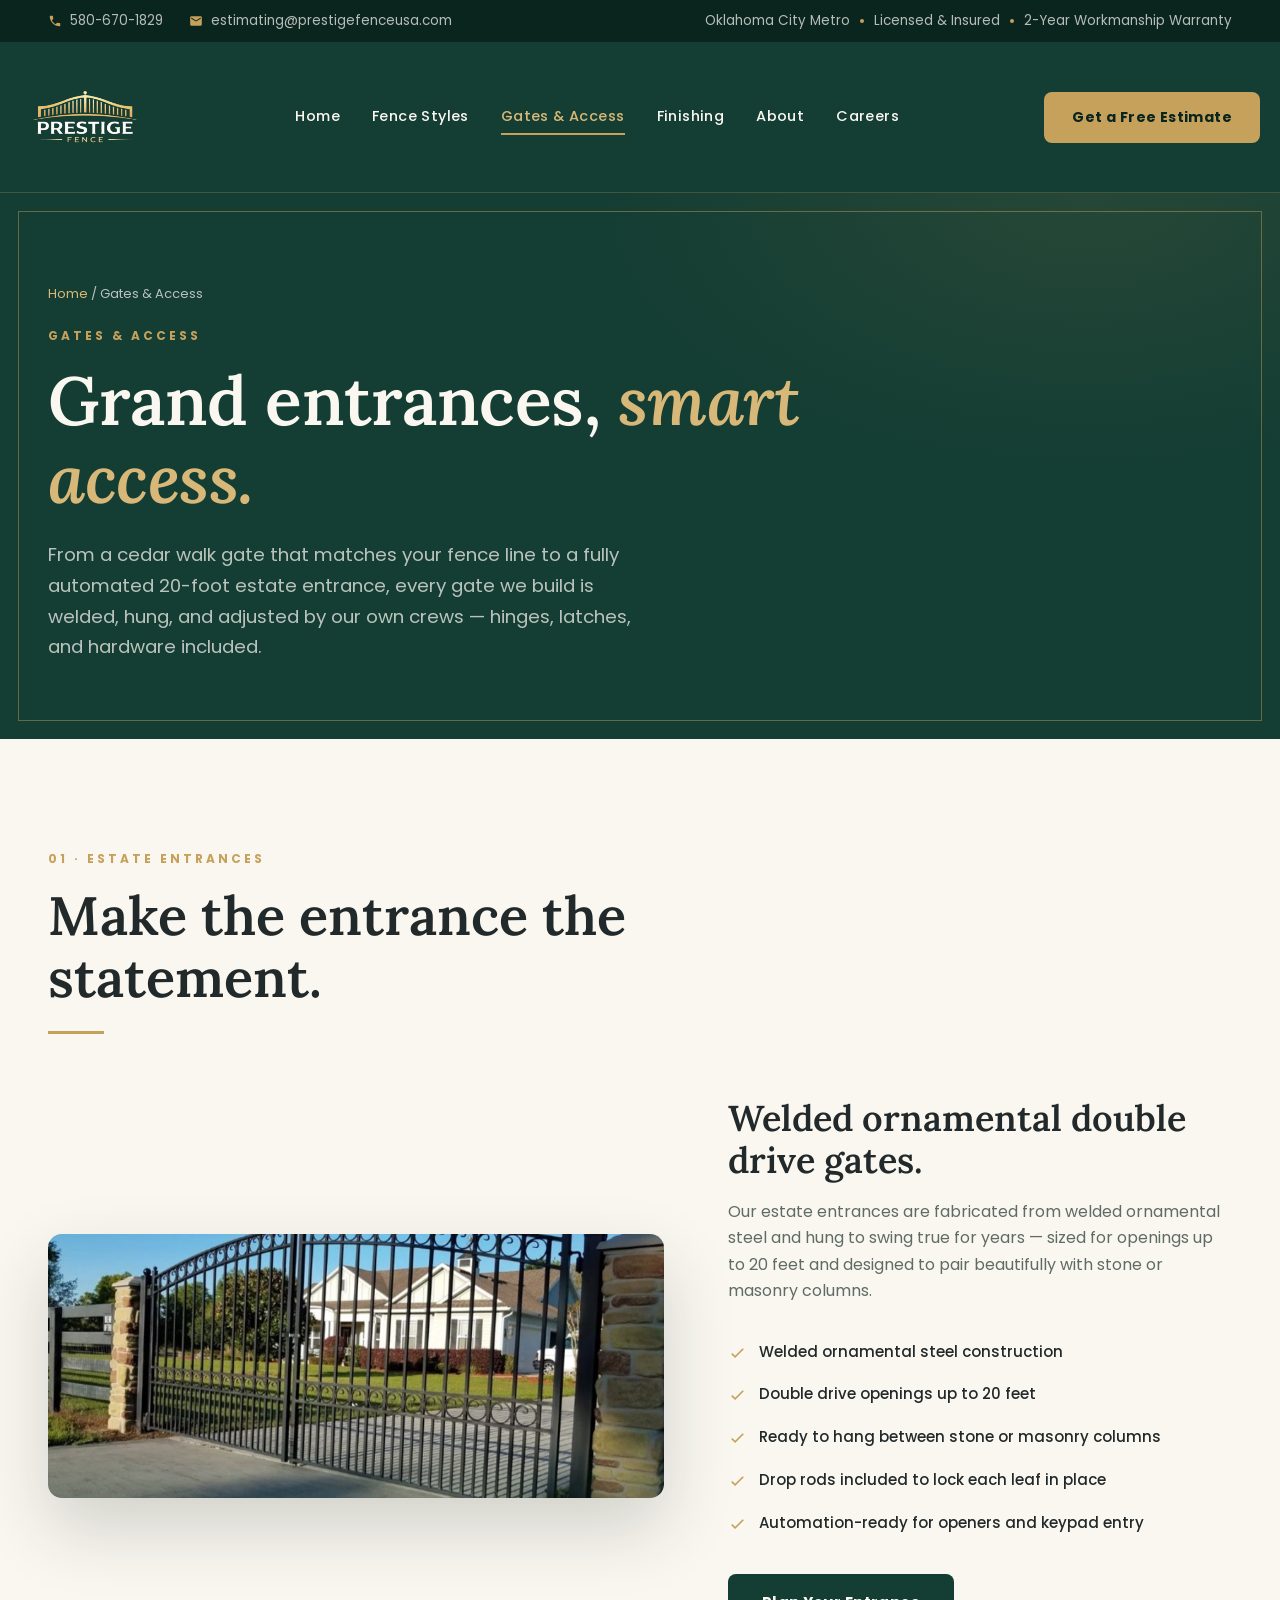
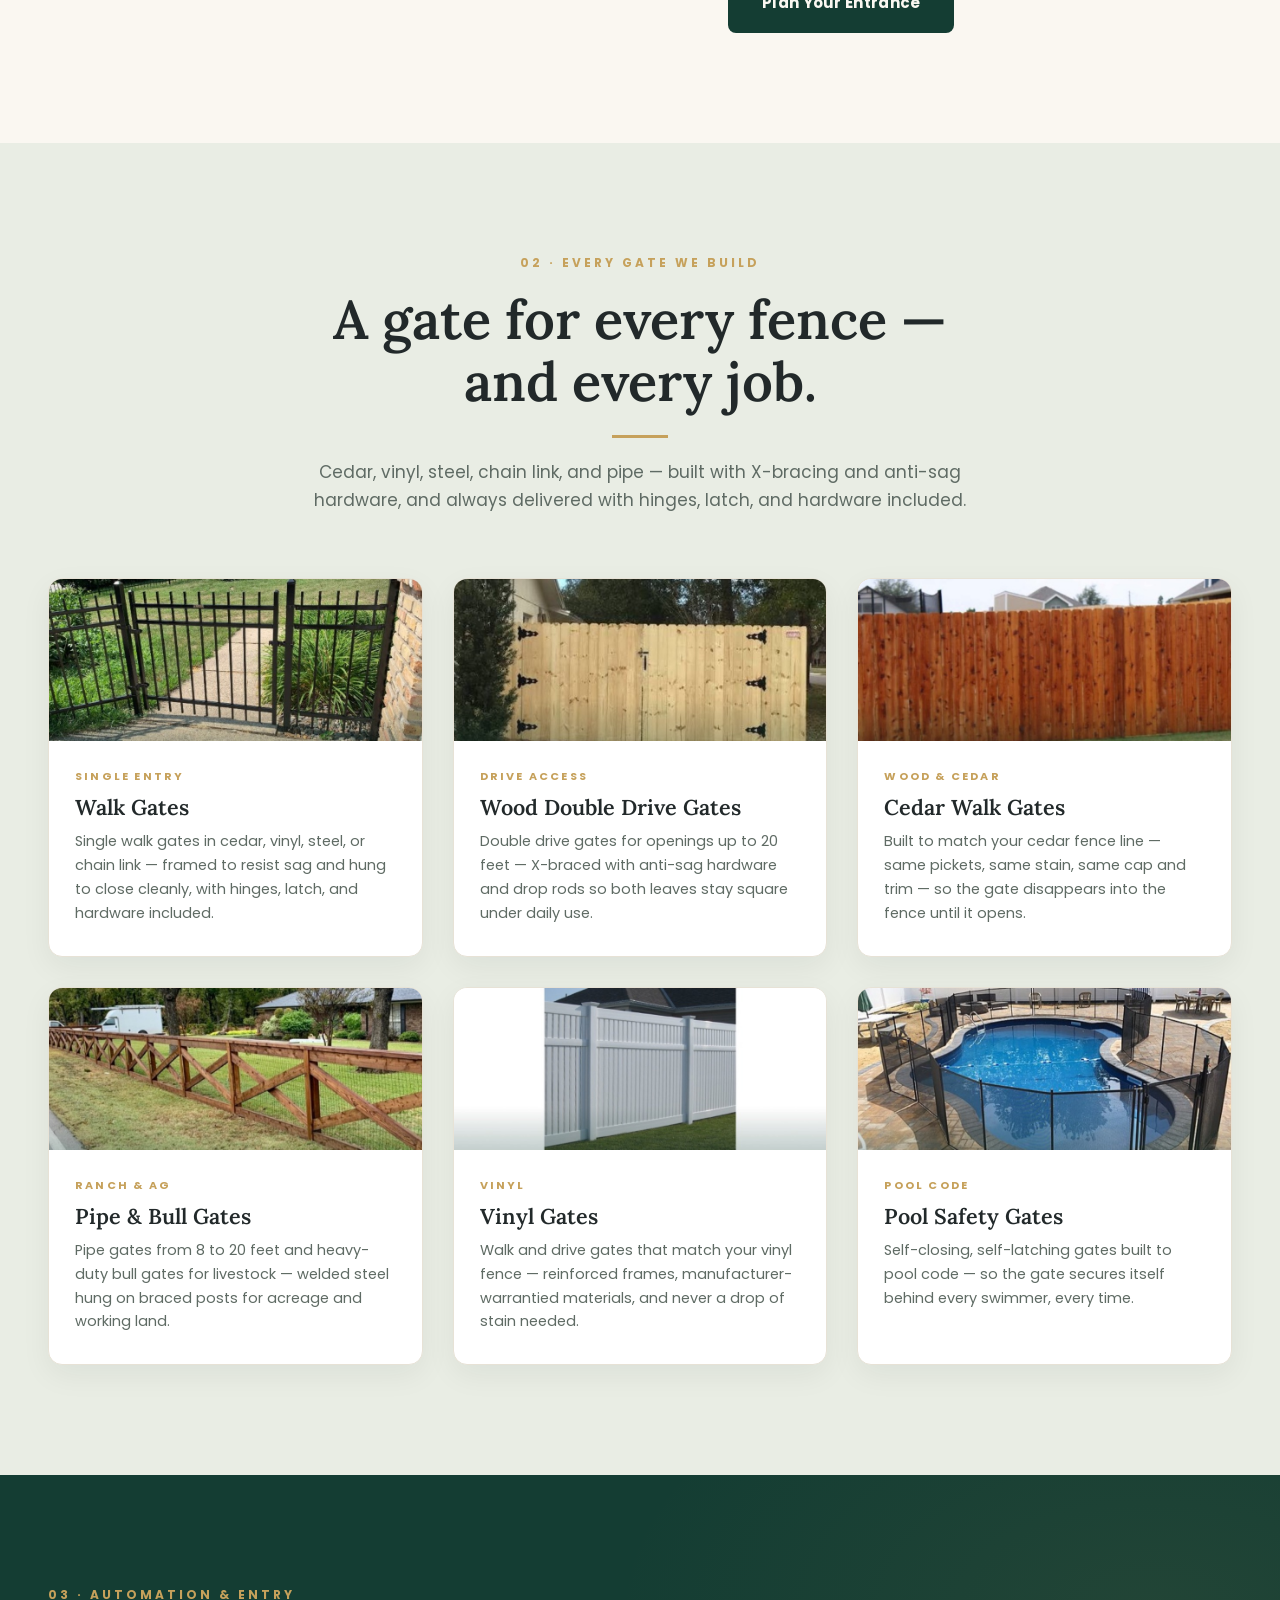
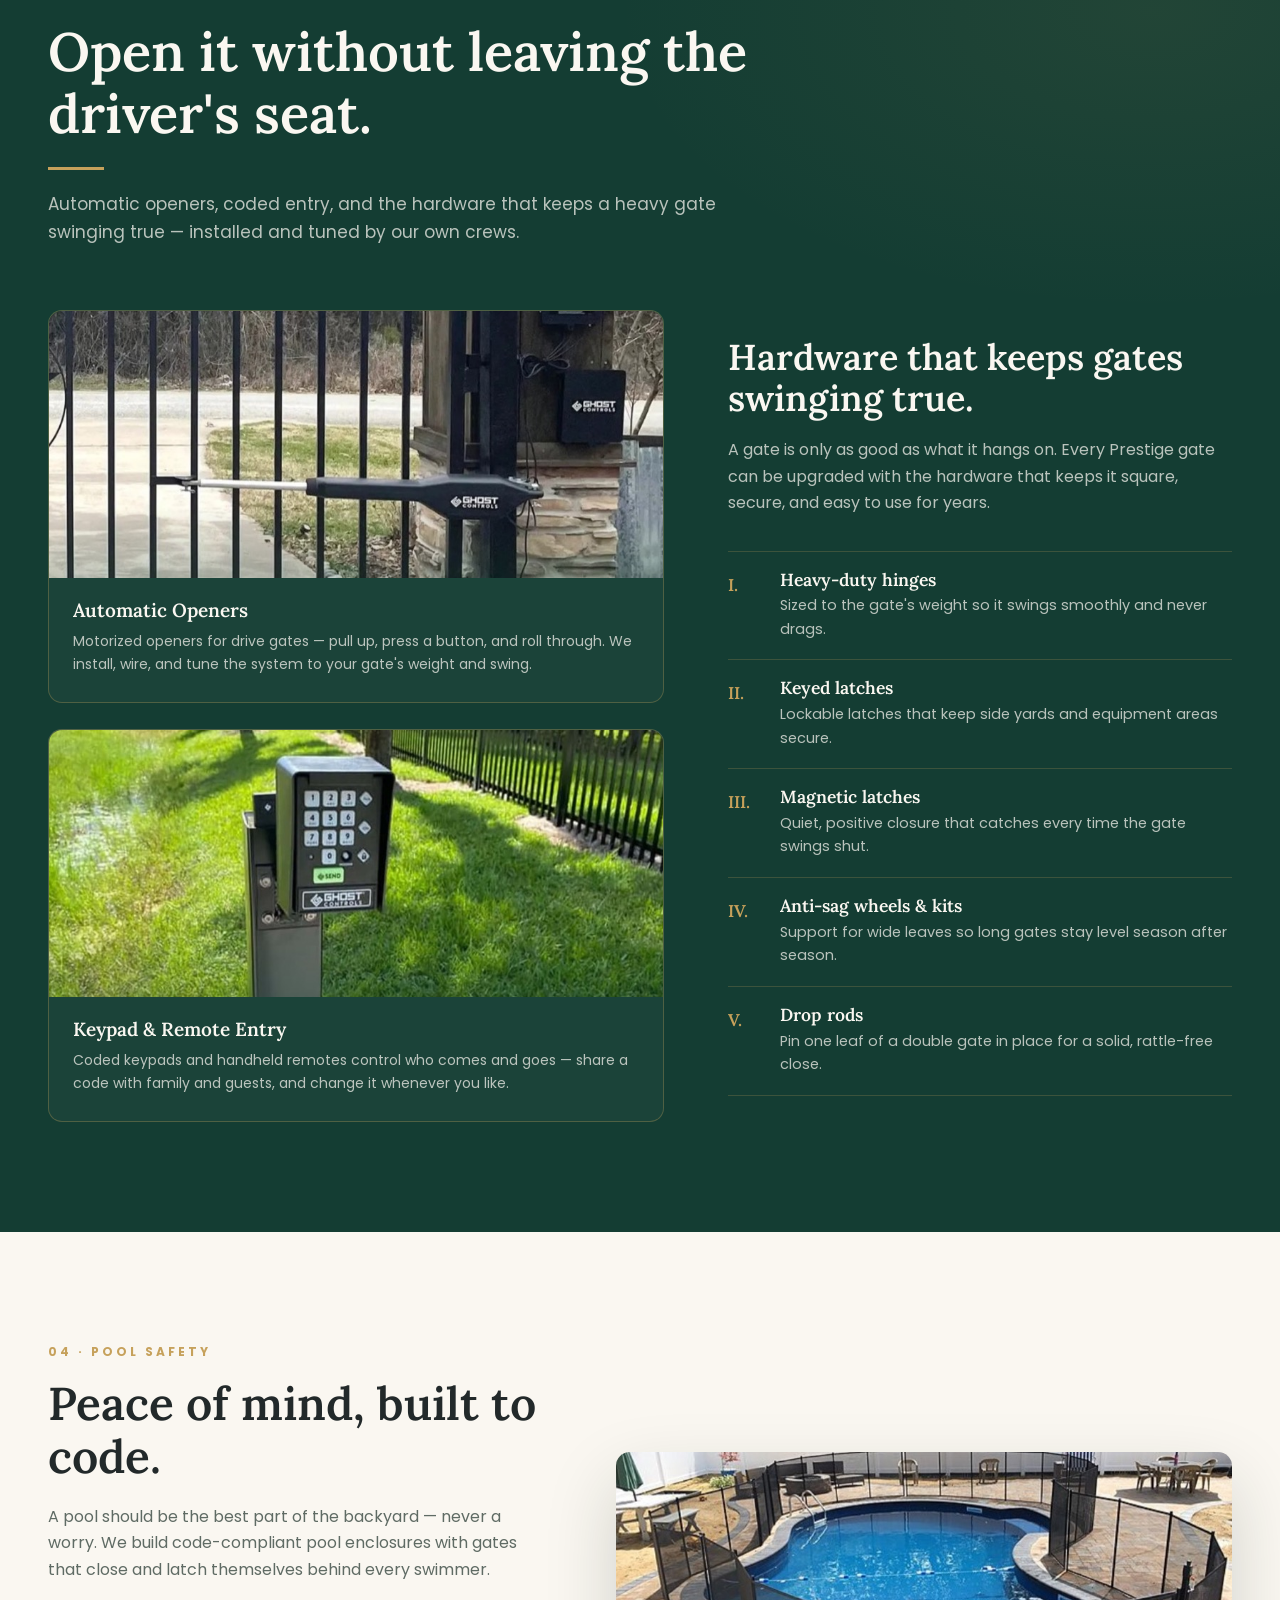
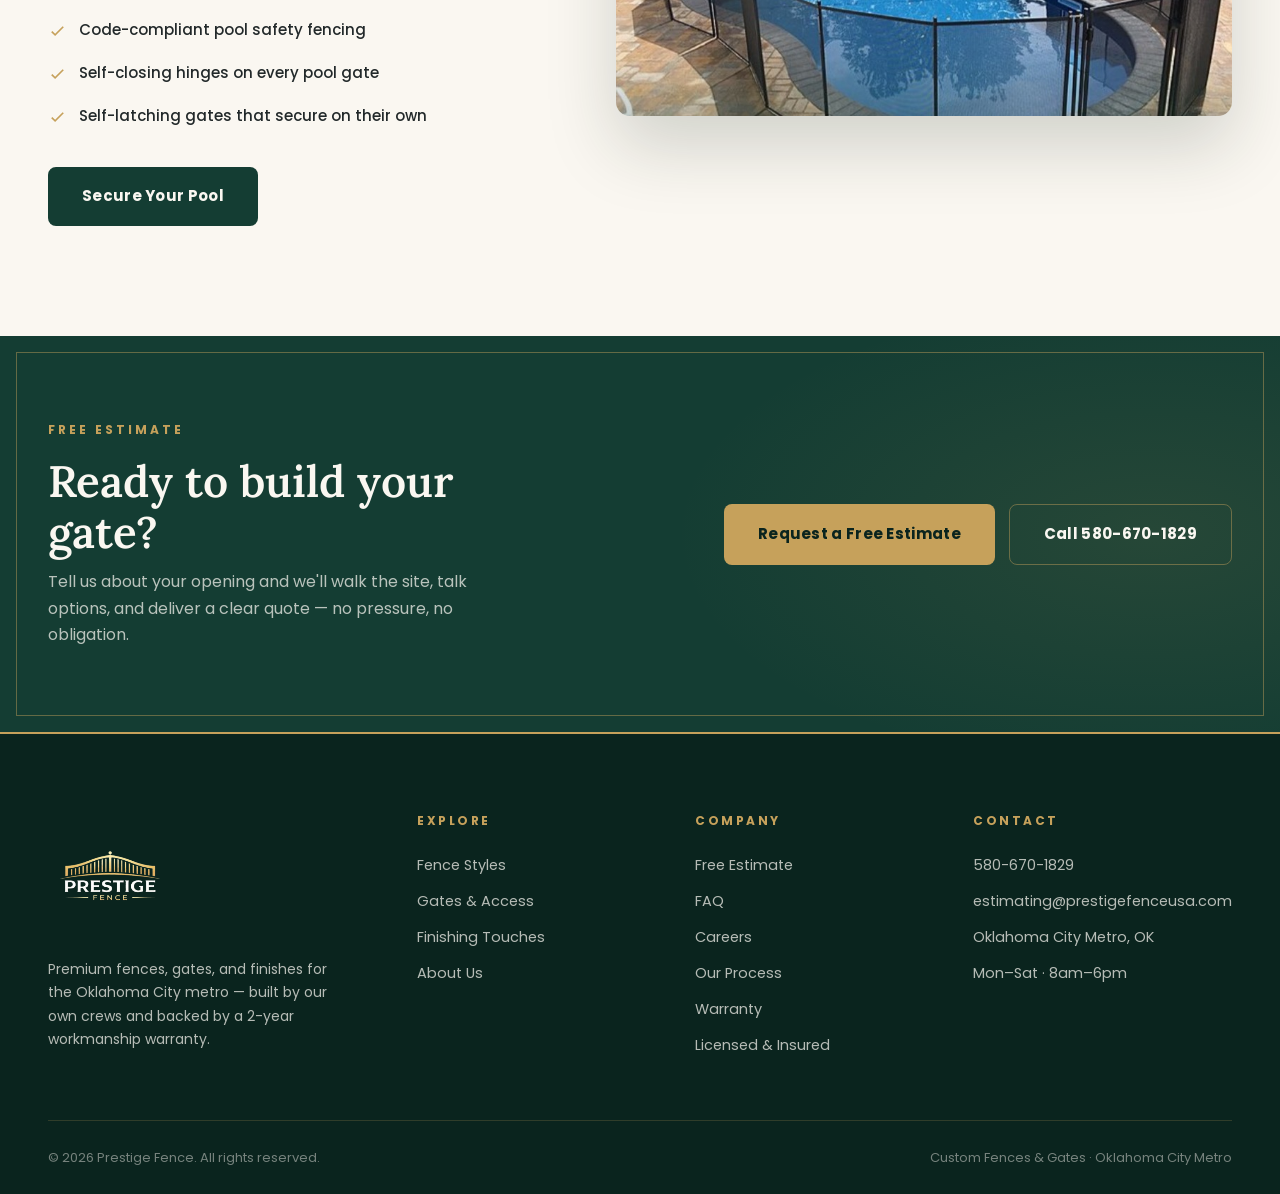
<file: gates-access.html>
<!DOCTYPE html>
<html lang="en">
<head>
<meta charset="UTF-8" />
<meta name="viewport" content="width=device-width, initial-scale=1.0" />
<title>Gates &amp; Access Control | Prestige Fence — Walk Gates, Drive Gates &amp; Automation</title>
<meta name="description" content="Custom walk gates, double drive gates to 20', pipe &amp; bull gates, and pool safety gates across the Oklahoma City metro — plus automatic openers, keypad &amp; remote entry, and anti-sag hardware from Prestige Fence." />
<link rel="icon" type="image/svg+xml" href="images/prestige-fence-logo.svg" />
<link rel="apple-touch-icon" href="images/prestige-fence-logo.svg" />
<link rel="preconnect" href="https://fonts.googleapis.com" />
<link rel="preconnect" href="https://fonts.gstatic.com" crossorigin />
<link href="https://fonts.googleapis.com/css2?family=Lora:ital,wght@0,500;0,600;0,700;1,500;1,600&family=Poppins:wght@400;500;600;700;800&display=swap" rel="stylesheet" />
<link rel="stylesheet" href="css/site.css" />
</head>
<body>

<!-- ============ TOP BAR ============ -->
<div class="topbar">
  <div class="wrap">
    <div class="tb-left">
      <a href="tel:+15806701829"><svg viewBox="0 0 24 24"><path d="M6.6 10.8c1.4 2.8 3.8 5.2 6.6 6.6l2.2-2.2c.3-.3.7-.4 1-.2 1.1.4 2.3.6 3.6.6.6 0 1 .4 1 1V20c0 .6-.4 1-1 1C10.6 21 3 13.4 3 4c0-.6.4-1 1-1h3.5c.6 0 1 .4 1 1 0 1.2.2 2.4.6 3.6.1.3 0 .7-.2 1l-2.3 2.2z"/></svg>580-670-1829</a>
      <a href="mailto:estimating@prestigefenceusa.com"><svg viewBox="0 0 24 24"><path d="M20 4H4a2 2 0 00-2 2v12a2 2 0 002 2h16a2 2 0 002-2V6a2 2 0 00-2-2zm0 4l-8 5-8-5V6l8 5 8-5z"/></svg>estimating@prestigefenceusa.com</a>
    </div>
    <div class="tb-right">
      <span>Oklahoma City Metro</span><span class="dot"></span>
      <span>Licensed &amp; Insured</span><span class="dot"></span>
      <span>2-Year Workmanship Warranty</span>
    </div>
  </div>
</div>

<!-- ============ HEADER ============ -->
<header class="site" id="hdr">
  <div class="wrap nav">
    <a href="index.html" class="brand" aria-label="Prestige Fence home">
      <img src="images/prestige-fence-logo.svg" alt="Prestige Fence" />
    </a>
    <nav class="mainnav">
      <a href="index.html">Home</a>
      <a href="fence-styles.html">Fence Styles</a>
      <a href="gates-access.html" class="active">Gates &amp; Access</a>
      <a href="finishing.html">Finishing</a>
      <a href="about.html">About</a>
      <a href="careers.html">Careers</a>
    </nav>
    <a href="contact.html" class="nav-cta">Get a Free Estimate</a>
    <button class="burger" id="menu-open" aria-label="Open menu"><span></span><span></span><span></span></button>
  </div>
</header>

<div class="mmenu" id="mobile-menu">
  <button class="close" id="menu-close" aria-label="Close menu">&times;</button>
  <a href="index.html">Home</a>
  <a href="fence-styles.html">Fence Styles</a>
  <a href="gates-access.html" class="active">Gates &amp; Access</a>
  <a href="finishing.html">Finishing</a>
  <a href="about.html">About</a>
  <a href="careers.html">Careers</a>
  <a href="contact.html" class="mm-cta">Get a Free Estimate</a>
  <a href="tel:+15806701829" class="mm-tel">580-670-1829</a>
</div>

<!-- ============ PAGE HERO ============ -->
<section class="page-hero">
  <div class="ph-frame"></div>
  <div class="wrap">
    <span class="crumb"><a href="index.html">Home</a> / Gates &amp; Access</span>
    <span class="eyebrow">Gates &amp; Access</span>
    <h1>Grand entrances, <em>smart access.</em></h1>
    <p>From a cedar walk gate that matches your fence line to a fully automated 20-foot estate entrance, every gate we build is welded, hung, and adjusted by our own crews — hinges, latches, and hardware included.</p>
  </div>
</section>

<!-- ============ ESTATE ENTRANCES ============ -->
<section class="sec" id="estate">
  <div class="wrap">
    <div class="sec-head rv">
      <span class="eyebrow">01 &middot; Estate Entrances</span>
      <h2>Make the entrance the statement.</h2>
      <hr class="rule" />
    </div>
    <div class="feature rv">
      <div class="f-photo"><img src="images/catalog/gate-estate.jpg" alt="Welded ornamental steel double drive estate gate hung between stone columns" /></div>
      <div class="f-copy">
        <h3>Welded ornamental double drive gates.</h3>
        <p>Our estate entrances are fabricated from welded ornamental steel and hung to swing true for years — sized for openings up to 20 feet and designed to pair beautifully with stone or masonry columns.</p>
        <ul class="f-list">
          <li><svg viewBox="0 0 24 24"><path d="M9 16.2l-3.5-3.5L4 14.2 9 19l11-11-1.5-1.5z"/></svg>Welded ornamental steel construction</li>
          <li><svg viewBox="0 0 24 24"><path d="M9 16.2l-3.5-3.5L4 14.2 9 19l11-11-1.5-1.5z"/></svg>Double drive openings up to 20 feet</li>
          <li><svg viewBox="0 0 24 24"><path d="M9 16.2l-3.5-3.5L4 14.2 9 19l11-11-1.5-1.5z"/></svg>Ready to hang between stone or masonry columns</li>
          <li><svg viewBox="0 0 24 24"><path d="M9 16.2l-3.5-3.5L4 14.2 9 19l11-11-1.5-1.5z"/></svg>Drop rods included to lock each leaf in place</li>
          <li><svg viewBox="0 0 24 24"><path d="M9 16.2l-3.5-3.5L4 14.2 9 19l11-11-1.5-1.5z"/></svg>Automation-ready for openers and keypad entry</li>
        </ul>
        <div style="margin-top: 30px;">
          <a href="contact.html" class="btn btn-pine">Plan Your Entrance</a>
        </div>
      </div>
    </div>
  </div>
</section>

<!-- ============ EVERY GATE WE BUILD ============ -->
<section class="sec sec-sage" id="gates">
  <div class="wrap">
    <div class="sec-head center rv">
      <span class="eyebrow">02 &middot; Every Gate We Build</span>
      <h2>A gate for every fence — and every job.</h2>
      <hr class="rule center" />
      <p>Cedar, vinyl, steel, chain link, and pipe — built with X-bracing and anti-sag hardware, and always delivered with hinges, latch, and hardware included.</p>
    </div>
    <div class="styles-grid">
      <div class="scard rv">
        <div class="ph"><img src="images/catalog/gate-walk.jpg" alt="Single walk gate hung on a stained cedar privacy fence" loading="lazy" /></div>
        <div class="body">
          <div class="tag">Single Entry</div>
          <h3>Walk Gates</h3>
          <p>Single walk gates in cedar, vinyl, steel, or chain link — framed to resist sag and hung to close cleanly, with hinges, latch, and hardware included.</p>
        </div>
      </div>
      <div class="scard rv">
        <div class="ph"><img src="images/catalog/gate-wood-double.jpg" alt="Wood double drive gate with X-bracing on a cedar fence line" loading="lazy" /></div>
        <div class="body">
          <div class="tag">Drive Access</div>
          <h3>Wood Double Drive Gates</h3>
          <p>Double drive gates for openings up to 20 feet — X-braced with anti-sag hardware and drop rods so both leaves stay square under daily use.</p>
        </div>
      </div>
      <div class="scard rv">
        <div class="ph"><img src="images/catalog/cedar-privacy.jpg" alt="Cedar walk gate built to match a stained cedar privacy fence" loading="lazy" /></div>
        <div class="body">
          <div class="tag">Wood &amp; Cedar</div>
          <h3>Cedar Walk Gates</h3>
          <p>Built to match your cedar fence line — same pickets, same stain, same cap and trim — so the gate disappears into the fence until it opens.</p>
        </div>
      </div>
      <div class="scard rv">
        <div class="ph"><img src="images/catalog/wood-ranch.jpg" alt="Ranch fence line where pipe and bull gates secure acreage access" loading="lazy" /></div>
        <div class="body">
          <div class="tag">Ranch &amp; Ag</div>
          <h3>Pipe &amp; Bull Gates</h3>
          <p>Pipe gates from 8 to 20 feet and heavy-duty bull gates for livestock — welded steel hung on braced posts for acreage and working land.</p>
        </div>
      </div>
      <div class="scard rv">
        <div class="ph"><img src="images/catalog/vinyl-privacy.jpg" alt="White vinyl privacy fence with matching vinyl gate" loading="lazy" /></div>
        <div class="body">
          <div class="tag">Vinyl</div>
          <h3>Vinyl Gates</h3>
          <p>Walk and drive gates that match your vinyl fence — reinforced frames, manufacturer-warrantied materials, and never a drop of stain needed.</p>
        </div>
      </div>
      <div class="scard rv">
        <div class="ph"><img src="images/catalog/pool-safety.jpg" alt="Pool safety fence with self-closing, self-latching gate" loading="lazy" /></div>
        <div class="body">
          <div class="tag">Pool Code</div>
          <h3>Pool Safety Gates</h3>
          <p>Self-closing, self-latching gates built to pool code — so the gate secures itself behind every swimmer, every time.</p>
        </div>
      </div>
    </div>
  </div>
</section>

<!-- ============ AUTOMATION & ENTRY ============ -->
<section class="sec sec-dark" id="automation">
  <div class="wrap">
    <div class="sec-head rv">
      <span class="eyebrow">03 &middot; Automation &amp; Entry</span>
      <h2>Open it without leaving the driver's seat.</h2>
      <hr class="rule" />
      <p>Automatic openers, coded entry, and the hardware that keeps a heavy gate swinging true — installed and tuned by our own crews.</p>
    </div>
    <div class="feature rv">
      <div class="fin-grid" style="grid-template-columns: 1fr;">
        <div class="fcard rv">
          <div class="ph"><img src="images/catalog/gate-opener.jpg" alt="Automatic gate opener arm installed on a drive gate" loading="lazy" /></div>
          <div class="body"><h3>Automatic Openers</h3><p>Motorized openers for drive gates — pull up, press a button, and roll through. We install, wire, and tune the system to your gate's weight and swing.</p></div>
        </div>
        <div class="fcard rv">
          <div class="ph"><img src="images/catalog/gate-keypad.jpg" alt="Keypad entry column at an automated driveway gate" loading="lazy" /></div>
          <div class="body"><h3>Keypad &amp; Remote Entry</h3><p>Coded keypads and handheld remotes control who comes and goes — share a code with family and guests, and change it whenever you like.</p></div>
        </div>
      </div>
      <div class="f-copy rv">
        <h3 style="color: var(--cream);">Hardware that keeps gates swinging true.</h3>
        <p style="color: var(--cream-muted);">A gate is only as good as what it hangs on. Every Prestige gate can be upgraded with the hardware that keeps it square, secure, and easy to use for years.</p>
        <ul class="craft-list">
          <li><span class="num">I.</span><div><h4>Heavy-duty hinges</h4><p>Sized to the gate's weight so it swings smoothly and never drags.</p></div></li>
          <li><span class="num">II.</span><div><h4>Keyed latches</h4><p>Lockable latches that keep side yards and equipment areas secure.</p></div></li>
          <li><span class="num">III.</span><div><h4>Magnetic latches</h4><p>Quiet, positive closure that catches every time the gate swings shut.</p></div></li>
          <li><span class="num">IV.</span><div><h4>Anti-sag wheels &amp; kits</h4><p>Support for wide leaves so long gates stay level season after season.</p></div></li>
          <li><span class="num">V.</span><div><h4>Drop rods</h4><p>Pin one leaf of a double gate in place for a solid, rattle-free close.</p></div></li>
        </ul>
      </div>
    </div>
  </div>
</section>

<!-- ============ POOL SAFETY ============ -->
<section class="sec" id="pool-safety">
  <div class="wrap feature flip">
    <div class="f-photo rv"><img src="images/catalog/pool-safety.jpg" alt="Code-compliant pool safety fence enclosing a backyard swimming pool" loading="lazy" /></div>
    <div class="rv">
      <span class="eyebrow">04 &middot; Pool Safety</span>
      <h2 style="font-size: clamp(30px, 4vw, 46px);">Peace of mind, built to code.</h2>
      <p style="color: var(--muted); margin-top: 20px;">A pool should be the best part of the backyard — never a worry. We build code-compliant pool enclosures with gates that close and latch themselves behind every swimmer.</p>
      <ul class="f-list">
        <li><svg viewBox="0 0 24 24"><path d="M9 16.2l-3.5-3.5L4 14.2 9 19l11-11-1.5-1.5z"/></svg>Code-compliant pool safety fencing</li>
        <li><svg viewBox="0 0 24 24"><path d="M9 16.2l-3.5-3.5L4 14.2 9 19l11-11-1.5-1.5z"/></svg>Self-closing hinges on every pool gate</li>
        <li><svg viewBox="0 0 24 24"><path d="M9 16.2l-3.5-3.5L4 14.2 9 19l11-11-1.5-1.5z"/></svg>Self-latching gates that secure on their own</li>
      </ul>
      <div style="margin-top: 30px;">
        <a href="contact.html" class="btn btn-pine">Secure Your Pool</a>
      </div>
    </div>
  </div>
</section>

<!-- ============ CTA BAND ============ -->
<section class="cta-band">
  <div class="cb-frame"></div>
  <div class="wrap">
    <div class="rv">
      <span class="eyebrow">Free Estimate</span>
      <h2>Ready to build your gate?</h2>
      <p>Tell us about your opening and we'll walk the site, talk options, and deliver a clear quote — no pressure, no obligation.</p>
    </div>
    <div class="cb-actions rv">
      <a href="contact.html" class="btn btn-gold">Request a Free Estimate</a>
      <a href="tel:+15806701829" class="btn btn-ghost">Call 580-670-1829</a>
    </div>
  </div>
</section>

<!-- ============ FOOTER ============ -->
<footer class="site-footer">
  <div class="wrap">
    <div class="fgrid">
      <div class="fbrand">
        <img src="images/prestige-fence-logo.svg" alt="Prestige Fence" />
        <p>Premium fences, gates, and finishes for the Oklahoma City metro — built by our own crews and backed by a 2-year workmanship warranty.</p>
      </div>
      <div class="fcol">
        <h3>Explore</h3>
        <a href="fence-styles.html">Fence Styles</a>
        <a href="gates-access.html">Gates &amp; Access</a>
        <a href="finishing.html">Finishing Touches</a>
        <a href="about.html">About Us</a>
      </div>
      <div class="fcol">
        <h3>Company</h3>
        <a href="contact.html">Free Estimate</a>
        <a href="contact.html#faq">FAQ</a>
        <a href="careers.html">Careers</a>
        <a href="about.html#process">Our Process</a>
        <a href="about.html#warranty">Warranty</a>
        <span>Licensed &amp; Insured</span>
      </div>
      <div class="fcol">
        <h3>Contact</h3>
        <a href="tel:+15806701829">580-670-1829</a>
        <a href="mailto:estimating@prestigefenceusa.com">estimating@prestigefenceusa.com</a>
        <span>Oklahoma City Metro, OK</span>
        <span>Mon–Sat &middot; 8am–6pm</span>
      </div>
    </div>
    <div class="fbottom">
      <span>&copy; <span id="year"></span> Prestige Fence. All rights reserved.</span>
      <span>Custom Fences &amp; Gates &middot; Oklahoma City Metro</span>
    </div>
  </div>
</footer>

<script src="js/site.js"></script>
</body>
</html>
</file>
<file: css/site.css>
/* ============================================================
   Prestige Fence — shared design system
   Deep pine green + antique gold, Lora serif + Poppins sans
   ============================================================ */
:root {
  --pine: #143D33;
  --pine-2: #0F312A;
  --pine-3: #0A241E;
  --gold: #C6A15B;
  --gold-2: #D8B878;
  --gold-soft: rgba(198,161,91,0.12);
  --gold-line: rgba(198,161,91,0.45);
  --cream: #FAF7F1;
  --card: #FFFFFF;
  --sage: #E9EDE4;
  --ink: #22292A;
  --muted: #5F6B64;
  --cream-muted: rgba(250,247,241,0.72);
  --price: #17694A;
  --line: #E7E2D6;
  --serif: "Lora", Georgia, serif;
  --sans: "Poppins", -apple-system, sans-serif;
  --maxw: 1240px;
}
* { margin: 0; padding: 0; box-sizing: border-box; }
html { scroll-behavior: smooth; }
body {
  font-family: var(--sans);
  background: var(--cream);
  color: var(--ink);
  font-size: 16px;
  line-height: 1.65;
  -webkit-font-smoothing: antialiased;
}
::selection { background: var(--gold); color: var(--pine-3); }
img { max-width: 100%; display: block; }
.wrap { max-width: var(--maxw); margin: 0 auto; padding: 0 28px; }
h1, h2, h3, h4 { font-family: var(--serif); font-weight: 600; line-height: 1.15; }
a:focus-visible, button:focus-visible {
  outline: 2px solid var(--gold); outline-offset: 3px; border-radius: 4px;
}

/* ============ Reveal animation ============ */
.rv { opacity: 0; transform: translateY(26px); transition: opacity 0.7s ease, transform 0.7s ease; }
.rv.in { opacity: 1; transform: none; }
body:not(.js) .rv { opacity: 1; transform: none; }
@media (prefers-reduced-motion: reduce) { .rv { opacity: 1; transform: none; transition: none; } }

/* ============ Shared section pieces ============ */
.eyebrow {
  font-family: var(--sans); color: var(--gold); font-weight: 700;
  font-size: 12px; letter-spacing: 3px; text-transform: uppercase;
  display: block; margin-bottom: 16px;
}
.rule { width: 56px; height: 3px; background: var(--gold); border: none; margin: 26px 0 0; }
.rule.center { margin-left: auto; margin-right: auto; }
.sec { padding: clamp(64px, 9vw, 110px) 0; }
.sec-head { max-width: 720px; margin-bottom: clamp(40px, 6vw, 64px); }
.sec-head.center { margin-left: auto; margin-right: auto; text-align: center; }
.sec-head h2 { font-size: clamp(32px, 4.6vw, 54px); }
.sec-head p { color: var(--muted); margin-top: 20px; font-size: 17px; }
.sec-head .rule { margin-top: 22px; }
.sec-head.center .rule { margin-left: auto; margin-right: auto; }
.sec-sage { background: var(--sage); }

/* ============ Top bar ============ */
.topbar { background: var(--pine-3); padding: 10px 0; font-size: 13.5px; }
.topbar .wrap { display: flex; justify-content: space-between; align-items: center; gap: 18px; }
.topbar a {
  color: var(--cream-muted); text-decoration: none;
  display: inline-flex; align-items: center; gap: 8px; white-space: nowrap;
}
.topbar a:hover { color: var(--gold-2); }
.topbar svg { width: 14px; height: 14px; fill: var(--gold); flex-shrink: 0; }
.tb-left { display: flex; gap: 26px; align-items: center; min-width: 0; }
.tb-right { color: var(--cream-muted); display: flex; gap: 10px; align-items: center; white-space: nowrap; }
.tb-right .dot { width: 4px; height: 4px; border-radius: 50%; background: var(--gold); }
@media (max-width: 1080px) { .tb-right { display: none; } .tb-left { justify-content: space-between; width: 100%; } }
@media (max-width: 480px) {
  .topbar { font-size: 12.5px; }
  .tb-left { flex-wrap: wrap; gap: 4px 16px; justify-content: center; }
}

/* ============ Header ============ */
header.site {
  position: sticky; top: 0; z-index: 300;
  background: var(--pine);
  border-bottom: 1px solid rgba(198,161,91,0.25);
  transition: box-shadow 0.25s;
}
header.site.scrolled { box-shadow: 0 12px 40px rgba(10,36,30,0.35); }
.nav { display: flex; align-items: center; justify-content: space-between; min-height: 130px; gap: 28px; padding: 10px 0; }
.brand { display: flex; align-items: center; text-decoration: none; flex-shrink: 0; }
.brand img { height: 130px; width: auto; }
.mainnav { display: flex; align-items: center; gap: 32px; }
.mainnav a {
  color: var(--cream); text-decoration: none; font-weight: 500; font-size: 14.5px;
  letter-spacing: 0.4px; transition: color 0.15s; white-space: nowrap;
  padding: 6px 0; position: relative;
}
.mainnav a::after {
  content: ""; position: absolute; left: 0; right: 100%; bottom: 0;
  height: 2px; background: var(--gold); transition: right 0.25s ease;
}
.mainnav a:hover { color: var(--gold-2); }
.mainnav a:hover::after, .mainnav a.active::after { right: 0; }
.mainnav a.active { color: var(--gold-2); }
.nav-cta {
  background: var(--gold); color: var(--pine-3); text-decoration: none;
  padding: 14px 28px; border-radius: 8px; font-weight: 700; font-size: 14px;
  letter-spacing: 0.4px; white-space: nowrap;
  transition: background 0.15s, transform 0.12s, box-shadow 0.2s;
}
.nav-cta:hover { background: var(--gold-2); transform: translateY(-1px); box-shadow: 0 12px 30px rgba(198,161,91,0.35); }
.burger { display: none; background: none; border: none; cursor: pointer; padding: 10px; }
.burger span { display: block; width: 26px; height: 3px; background: var(--gold); margin: 5px 0; border-radius: 2px; }
@media (max-width: 1120px) {
  .mainnav, .nav-cta { display: none; }
  .burger { display: block; }
  .brand img { height: 110px; }
  .nav { min-height: 118px; }
}

/* Mobile menu */
.mmenu {
  position: fixed; inset: 0; z-index: 400; background: var(--pine-3);
  display: flex; flex-direction: column; align-items: center; justify-content: center; gap: 4px;
  opacity: 0; pointer-events: none; transition: opacity 0.25s;
  overflow-y: auto; padding: 60px 20px;
}
.mmenu.open { opacity: 1; pointer-events: auto; }
.mmenu a {
  color: var(--cream); text-decoration: none; font-family: var(--serif);
  font-size: clamp(24px, 6vw, 30px); padding: 10px; transition: color 0.15s;
}
.mmenu a:hover, .mmenu a.active { color: var(--gold-2); }
.mmenu .mm-cta {
  font-family: var(--sans); font-size: 16px; font-weight: 700; color: var(--pine-3);
  background: var(--gold); border-radius: 8px; padding: 16px 38px; margin-top: 22px;
}
.mmenu .mm-tel {
  font-family: var(--sans); font-size: 15px; color: var(--cream-muted); margin-top: 18px;
}
.mmenu .close {
  position: absolute; top: 22px; right: 22px; background: none; border: none;
  color: var(--gold); font-size: 40px; cursor: pointer; line-height: 1; padding: 6px 12px;
}

/* ============ Buttons ============ */
.btn {
  display: inline-flex; align-items: center; justify-content: center; gap: 10px; text-decoration: none;
  font-family: var(--sans); font-weight: 700; font-size: 15px; letter-spacing: 0.3px;
  padding: 17px 34px; border-radius: 8px; cursor: pointer; border: none;
  transition: transform 0.12s, box-shadow 0.2s, background 0.15s, border-color 0.15s, color 0.15s;
}
.btn-gold { background: var(--gold); color: var(--pine-3); }
.btn-gold:hover { background: var(--gold-2); transform: translateY(-2px); box-shadow: 0 16px 40px rgba(198,161,91,0.35); }
.btn-ghost { background: transparent; color: var(--cream); border: 1px solid var(--gold-line); }
.btn-ghost:hover { border-color: var(--gold); color: var(--gold-2); }
.btn-pine { background: var(--pine); color: var(--cream); }
.btn-pine:hover { background: var(--pine-2); transform: translateY(-1px); box-shadow: 0 14px 34px rgba(15,49,42,0.35); }

/* ============ Home hero ============ */
.hero { background: var(--pine); position: relative; overflow: hidden; }
.hero::before {
  content: ""; position: absolute; inset: 0;
  background:
    radial-gradient(1000px 620px at 85% 0%, rgba(198,161,91,0.10), transparent 55%),
    radial-gradient(800px 520px at 0% 100%, rgba(10,36,30,0.65), transparent 60%);
}
.hero-frame { position: absolute; inset: 22px; border: 1px solid var(--gold-line); pointer-events: none; }
.hero .wrap { position: relative; z-index: 1; padding-top: clamp(64px, 8vw, 110px); padding-bottom: clamp(56px, 7vw, 90px); }
.hero-grid { display: grid; grid-template-columns: 1.05fr 0.95fr; gap: clamp(40px, 5vw, 80px); align-items: center; }
.hero-copy { min-width: 0; }
.hero h1 {
  color: var(--cream); font-size: clamp(42px, 5.8vw, 78px); font-weight: 600;
  letter-spacing: -0.5px; max-width: 14ch;
}
.hero h1 em { font-style: italic; color: var(--gold-2); }
.hero-sub {
  color: var(--cream-muted); font-size: clamp(16px, 1.9vw, 19px);
  max-width: 540px; margin-top: 28px;
}
.hero-ctas { display: flex; gap: 16px; margin-top: 40px; flex-wrap: wrap; }
.hero-photos { position: relative; padding-bottom: 56px; }
.hp-main {
  border-radius: 12px; overflow: hidden; position: relative;
  box-shadow: 0 30px 70px rgba(5,20,16,0.5);
  outline: 1px solid var(--gold-line); outline-offset: 10px;
}
.hp-main img { width: 100%; aspect-ratio: 2.1 / 1; object-fit: cover; }
.hp-overlap {
  position: absolute; left: -34px; bottom: 8px; width: 56%;
  border-radius: 10px; overflow: hidden;
  box-shadow: 0 24px 60px rgba(5,20,16,0.55);
  border: 1px solid var(--gold-line);
}
.hp-overlap img { width: 100%; aspect-ratio: 1.9 / 1; object-fit: cover; }
.hp-badge {
  position: absolute; right: 10px; bottom: 20px;
  background: var(--pine-3); border: 1px solid var(--gold-line); border-radius: 10px;
  padding: 14px 20px; display: flex; align-items: center; gap: 14px;
  box-shadow: 0 18px 44px rgba(5,20,16,0.5);
}
.hp-badge .b-num { font-family: var(--serif); color: var(--gold); font-size: 30px; font-weight: 600; line-height: 1; }
.hp-badge .b-label { color: var(--cream-muted); font-size: 11.5px; letter-spacing: 1.6px; text-transform: uppercase; font-weight: 600; max-width: 130px; line-height: 1.5; }
.hero-stats {
  display: flex; gap: clamp(28px, 5vw, 64px); margin-top: clamp(44px, 6vw, 72px);
  padding-top: clamp(28px, 4vw, 40px);
  border-top: 1px solid rgba(198,161,91,0.28); flex-wrap: wrap;
}
.hstat .n { font-family: var(--serif); color: var(--gold); font-size: clamp(30px, 4vw, 44px); font-weight: 600; line-height: 1; }
.hstat .l { color: var(--cream-muted); font-size: 12px; letter-spacing: 2.5px; text-transform: uppercase; font-weight: 600; margin-top: 10px; }
@media (max-width: 980px) {
  .hero-grid { grid-template-columns: 1fr; }
  .hero-photos { padding-bottom: 40px; max-width: 560px; }
  .hp-overlap { left: -12px; }
}
@media (max-width: 700px) {
  .hero-frame { inset: 10px; }
  .hp-main { outline-offset: 6px; }
  .hp-badge { right: 4px; bottom: 12px; padding: 11px 16px; }
  .hp-badge .b-num { font-size: 24px; }
  .hero-ctas .btn { width: 100%; }
}

/* ============ Page hero (subpages) ============ */
.page-hero { background: var(--pine); position: relative; overflow: hidden; }
.page-hero::before {
  content: ""; position: absolute; inset: 0;
  background: radial-gradient(900px 500px at 85% 0%, rgba(198,161,91,0.10), transparent 55%);
}
.ph-frame { position: absolute; inset: 18px; border: 1px solid var(--gold-line); pointer-events: none; }
.page-hero .wrap { position: relative; z-index: 1; padding-top: clamp(56px, 7vw, 96px); padding-bottom: clamp(48px, 6vw, 84px); }
.page-hero h1 { color: var(--cream); font-size: clamp(38px, 5.4vw, 68px); letter-spacing: -0.5px; max-width: 18ch; }
.page-hero h1 em { font-style: italic; color: var(--gold-2); }
.page-hero p { color: var(--cream-muted); font-size: clamp(16px, 1.9vw, 18.5px); max-width: 600px; margin-top: 22px; }
.page-hero .crumb {
  color: var(--cream-muted); font-size: 13px; margin-bottom: 22px; display: block;
}
.page-hero .crumb a { color: var(--gold-2); text-decoration: none; }
.page-hero .crumb a:hover { text-decoration: underline; }

/* ============ Photo band ============ */
.band { position: relative; height: min(520px, 58vw); overflow: hidden; }
.band img { width: 100%; height: 100%; object-fit: cover; }
.band::after {
  content: ""; position: absolute; inset: 0;
  background: linear-gradient(to top, rgba(10,36,30,0.55), transparent 55%);
}
.band-cap {
  position: absolute; z-index: 2; left: 50%; transform: translateX(-50%);
  bottom: 30px; width: calc(100% - 56px); max-width: var(--maxw);
}
.band-cap span {
  color: var(--cream); font-family: var(--serif); font-style: italic;
  font-size: clamp(15px, 2.2vw, 21px); border-left: 3px solid var(--gold); padding-left: 18px; display: inline-block;
}

/* ============ Cred strip ============ */
.creds { background: var(--cream); border-bottom: 1px solid var(--line); }
.creds .wrap {
  display: flex; justify-content: center; gap: clamp(18px, 4.5vw, 72px);
  padding-top: 30px; padding-bottom: 30px; flex-wrap: wrap;
}
.cred { display: flex; align-items: center; gap: 12px; font-weight: 600; font-size: 14px; color: var(--ink); }
.cred svg { width: 20px; height: 20px; fill: var(--gold); flex-shrink: 0; }

/* ============ Cards ============ */
.styles-grid { display: grid; grid-template-columns: repeat(3, 1fr); gap: 30px; }
.scard {
  background: var(--card); border: 1px solid var(--line); border-radius: 14px;
  overflow: hidden; box-shadow: 0 10px 30px rgba(20,40,30,0.06);
  transition: transform 0.2s, box-shadow 0.2s;
  display: flex; flex-direction: column;
}
.scard:hover { transform: translateY(-5px); box-shadow: 0 24px 50px rgba(20,40,30,0.12); }
.scard .ph { aspect-ratio: 2.3 / 1; overflow: hidden; }
.scard .ph img { width: 100%; height: 100%; object-fit: cover; transition: transform 0.4s; }
.scard:hover .ph img { transform: scale(1.04); }
.scard .body { padding: 26px 26px 30px; flex: 1; display: flex; flex-direction: column; }
.scard .tag {
  color: var(--gold); font-size: 11px; font-weight: 700; letter-spacing: 2.2px;
  text-transform: uppercase; margin-bottom: 10px;
}
.scard h3 { font-size: 21.5px; margin-bottom: 10px; }
.scard p { color: var(--muted); font-size: 14.5px; flex: 1; }
.scard .more {
  margin-top: 18px; color: var(--pine); font-weight: 700; font-size: 13.5px;
  text-decoration: none; letter-spacing: 0.4px; display: inline-flex; align-items: center; gap: 7px;
}
.scard .more:hover { color: var(--gold); }
@media (max-width: 1000px) { .styles-grid { grid-template-columns: 1fr 1fr; gap: 22px; } }
@media (max-width: 620px) { .styles-grid { grid-template-columns: 1fr; } }

/* ============ Dark section + cards ============ */
.sec-dark { background: var(--pine); position: relative; overflow: hidden; }
.sec-dark::before {
  content: ""; position: absolute; inset: 0;
  background: radial-gradient(900px 500px at 90% 10%, rgba(198,161,91,0.08), transparent 60%);
}
.sec-dark .wrap { position: relative; z-index: 1; }
.sec-dark .sec-head h2 { color: var(--cream); }
.sec-dark .sec-head p { color: var(--cream-muted); }
.fin-grid { display: grid; grid-template-columns: repeat(4, 1fr); gap: 26px; }
.fcard {
  background: rgba(255,255,255,0.03); border: 1px solid rgba(198,161,91,0.3);
  border-radius: 14px; overflow: hidden; transition: border-color 0.2s, transform 0.2s, background 0.2s;
  display: flex; flex-direction: column;
}
.fcard:hover { border-color: var(--gold); transform: translateY(-4px); background: rgba(255,255,255,0.05); }
.fcard .ph { aspect-ratio: 2.3 / 1; overflow: hidden; }
.fcard .ph img { width: 100%; height: 100%; object-fit: cover; }
.fcard .body { padding: 22px 24px 26px; flex: 1; }
.fcard h3 { color: var(--cream); font-size: 19px; margin-bottom: 8px; }
.fcard p { color: var(--cream-muted); font-size: 14px; }
@media (max-width: 1000px) { .fin-grid { grid-template-columns: 1fr 1fr; gap: 20px; } }
@media (max-width: 560px) { .fin-grid { grid-template-columns: 1fr; } }

/* ============ Feature split (photo + copy) ============ */
.feature {
  display: grid; grid-template-columns: 1.1fr 0.9fr; gap: clamp(36px, 5vw, 64px);
  align-items: center;
}
.feature.flip { grid-template-columns: 0.9fr 1.1fr; }
.feature.flip .f-photo { order: 2; }
.f-photo { border-radius: 14px; overflow: hidden; box-shadow: 0 30px 70px rgba(20,40,30,0.18); }
.f-photo img { width: 100%; height: 100%; object-fit: cover; }
.f-copy h3 { font-size: clamp(24px, 3vw, 36px); margin-bottom: 18px; }
.f-copy > p { color: var(--muted); margin-bottom: 16px; }
.f-list { list-style: none; margin-top: 26px; }
.f-list li { display: flex; gap: 12px; align-items: flex-start; padding: 9px 0; font-weight: 500; font-size: 15px; }
.f-list svg { width: 19px; height: 19px; fill: var(--gold); flex-shrink: 0; margin-top: 3px; }
@media (max-width: 900px) {
  .feature, .feature.flip { grid-template-columns: 1fr; }
  .feature.flip .f-photo { order: 0; }
}

/* ============ Numbered list (craftsmanship) ============ */
.craft-list { list-style: none; margin-top: 34px; display: grid; }
.craft-list li {
  display: flex; gap: 18px; align-items: flex-start;
  padding: 18px 0; border-top: 1px solid var(--line);
}
.craft-list li:last-child { border-bottom: 1px solid var(--line); }
.craft-list .num {
  font-family: var(--serif); color: var(--gold); font-weight: 600; font-size: 17px;
  min-width: 34px; padding-top: 1px;
}
.craft-list h3, .craft-list h4 { font-size: 17.5px; margin-bottom: 4px; }
.craft-list p { color: var(--muted); font-size: 14.5px; }
.sec-dark .craft-list li { border-color: rgba(198,161,91,0.22); }
.sec-dark .craft-list h3, .sec-dark .craft-list h4 { color: var(--cream); }
.sec-dark .craft-list p { color: var(--cream-muted); }

/* ============ Process ============ */
.proc-grid { display: grid; grid-template-columns: repeat(4, 1fr); gap: 30px; }
.pcard { border-top: 3px solid var(--gold); padding-top: 26px; }
.pcard .pn { font-family: var(--serif); font-size: 46px; color: var(--gold); font-weight: 600; line-height: 1; }
.pcard h3 { font-size: 20px; margin: 18px 0 10px; }
.pcard p { color: var(--muted); font-size: 14.5px; }
@media (max-width: 1000px) { .proc-grid { grid-template-columns: 1fr 1fr; gap: 36px 26px; } }
@media (max-width: 560px) { .proc-grid { grid-template-columns: 1fr; } }

/* ============ Warranty panel ============ */
.warranty { background: var(--pine); position: relative; padding: clamp(64px, 9vw, 96px) 0; overflow: hidden; }
.warranty::before {
  content: ""; position: absolute; inset: 0;
  background: radial-gradient(800px 500px at 15% 100%, rgba(198,161,91,0.09), transparent 55%);
}
.wr-frame { position: absolute; inset: 18px; border: 1px solid var(--gold-line); pointer-events: none; }
.warranty .wrap { position: relative; z-index: 1; text-align: center; }
.warranty h2 { color: var(--cream); font-size: clamp(30px, 4.4vw, 50px); max-width: 20ch; margin: 0 auto; }
.warranty .sub { color: var(--cream-muted); max-width: 620px; margin: 22px auto 0; font-size: 16.5px; }
.wr-grid {
  display: grid; grid-template-columns: repeat(3, 1fr); gap: 26px;
  max-width: 980px; margin: clamp(36px, 6vw, 56px) auto 0;
}
.wr-item {
  border: 1px solid rgba(198,161,91,0.3); border-radius: 14px; padding: 34px 28px;
  background: rgba(255,255,255,0.03);
}
.wr-item .big { font-family: var(--serif); color: var(--gold); font-size: 40px; font-weight: 600; line-height: 1; }
.wr-item h3 { color: var(--cream); font-size: 18px; margin-top: 14px; font-family: var(--sans); font-weight: 600; }
.wr-item p { color: var(--cream-muted); font-size: 14px; margin-top: 8px; }
@media (max-width: 860px) { .wr-grid { grid-template-columns: 1fr; max-width: 460px; } }

/* ============ Testimonials ============ */
.quotes-grid { display: grid; grid-template-columns: repeat(3, 1fr); gap: 30px; }
.qcard {
  background: var(--card); border: 1px solid var(--line); border-radius: 14px;
  padding: 38px 34px; box-shadow: 0 10px 30px rgba(20,40,30,0.06);
  display: flex; flex-direction: column;
}
.qcard .qm { font-family: var(--serif); color: var(--gold); font-size: 64px; line-height: 0.6; margin-bottom: 22px; }
.qcard blockquote { font-family: var(--serif); font-style: italic; font-size: 17.5px; line-height: 1.6; flex: 1; }
.qcard .who { margin-top: 26px; padding-top: 20px; border-top: 1px solid var(--line); }
.qcard .who .n { font-weight: 700; font-size: 14.5px; }
.qcard .who .w { color: var(--muted); font-size: 13px; margin-top: 2px; }
.qcard .stars { color: var(--gold); letter-spacing: 3px; font-size: 13px; margin-bottom: 14px; }
@media (max-width: 940px) { .quotes-grid { grid-template-columns: 1fr; max-width: 560px; margin: 0 auto; } }

/* ============ Service area ============ */
.area-grid { display: grid; grid-template-columns: 0.9fr 1.1fr; gap: clamp(34px, 5vw, 70px); align-items: center; }
.area-grid h2 { font-size: clamp(28px, 3.8vw, 44px); }
.area-grid > div > p { color: var(--muted); margin-top: 18px; }
.area-cities { display: flex; flex-wrap: wrap; gap: 10px; }
.area-cities span {
  background: var(--card); border: 1px solid var(--line); border-radius: 100px;
  padding: 9px 20px; font-size: 14px; font-weight: 500; color: var(--ink);
}
.area-cities span.hq { background: var(--pine); color: var(--cream); border-color: var(--pine); }
@media (max-width: 880px) { .area-grid { grid-template-columns: 1fr; } }

/* ============ Quote section + form ============ */
.quote { background: var(--pine); position: relative; overflow: hidden; padding: clamp(64px, 9vw, 110px) 0; }
.quote::before {
  content: ""; position: absolute; inset: 0;
  background: radial-gradient(900px 600px at 100% 0%, rgba(198,161,91,0.09), transparent 55%);
}
.quote .wrap { position: relative; z-index: 1; display: grid; grid-template-columns: 0.9fr 1.1fr; gap: clamp(40px, 5vw, 70px); align-items: start; }
.q-copy { padding-top: 20px; }
.q-copy h2 { color: var(--cream); font-size: clamp(30px, 4.2vw, 50px); }
.q-copy > p { color: var(--cream-muted); margin-top: 20px; font-size: 16.5px; max-width: 460px; }
.q-contacts { margin-top: 36px; display: grid; gap: 18px; }
.q-contacts a {
  color: var(--cream); text-decoration: none; display: flex; gap: 14px; align-items: center;
  font-weight: 600; font-size: 16px;
}
.q-contacts a:hover { color: var(--gold-2); }
.q-contacts svg { width: 20px; height: 20px; fill: var(--gold); flex-shrink: 0; }
.q-note { margin-top: 32px; color: var(--cream-muted); font-size: 13.5px; border-left: 2px solid var(--gold); padding-left: 16px; }
.qform {
  background: var(--card); border-radius: 16px; padding: clamp(28px, 4vw, 44px) clamp(22px, 3.5vw, 42px);
  box-shadow: 0 40px 90px rgba(5,20,16,0.4);
}
.qform h3 { font-size: 25px; }
.qform .fsub { color: var(--muted); font-size: 14.5px; margin: 8px 0 28px; }
.frow { display: grid; grid-template-columns: 1fr 1fr; gap: 16px; margin-bottom: 16px; }
.field { display: flex; flex-direction: column; gap: 7px; }
.field.full { grid-column: 1 / -1; }
.field label { font-size: 12px; font-weight: 700; letter-spacing: 1px; text-transform: uppercase; color: var(--muted); }
.field input, .field select, .field textarea {
  font-family: var(--sans); font-size: 16px; color: var(--ink);
  background: var(--cream); border: 1px solid var(--line); border-radius: 8px;
  padding: 13px 15px; outline: none; transition: border-color 0.15s, box-shadow 0.15s;
  width: 100%;
}
.field textarea { resize: vertical; min-height: 96px; }
.field input:focus, .field select:focus, .field textarea:focus {
  border-color: var(--gold); box-shadow: 0 0 0 3px rgba(198,161,91,0.18);
}
.field input::placeholder, .field textarea::placeholder { color: #A8ABA0; }
.q-error { display: none; color: #C0392B; font-size: 14px; font-weight: 600; margin-bottom: 14px; }
.q-error.show { display: block; }
.q-submit { width: 100%; margin-top: 8px; font-size: 16px; }
.q-submit:disabled { opacity: 0.6; cursor: wait; transform: none; }
.q-fine { text-align: center; color: var(--muted); font-size: 12.5px; margin-top: 16px; }
.q-success { display: none; text-align: center; padding: 40px 10px; }
.q-success.show { display: block; }
.q-success svg { width: 74px; height: 74px; margin: 0 auto 24px; }
.q-success h3 { font-size: 26px; margin-bottom: 12px; }
.q-success p { color: var(--muted); max-width: 380px; margin: 0 auto; }
@media (max-width: 940px) { .quote .wrap { grid-template-columns: 1fr; } }
@media (max-width: 560px) { .frow { grid-template-columns: 1fr; } }

/* ============ FAQ ============ */
.faq-list { max-width: 820px; margin: 0 auto; }
.faq-item { border-bottom: 1px solid var(--line); }
.faq-item:first-child { border-top: 1px solid var(--line); }
.faq-q {
  width: 100%; background: none; border: none; cursor: pointer; text-align: left;
  display: flex; justify-content: space-between; align-items: center; gap: 20px;
  padding: 24px 4px; font-family: var(--serif); font-size: clamp(17px, 2.2vw, 19px); font-weight: 600; color: var(--ink);
}
.faq-q .chev { font-family: var(--sans); color: var(--gold); font-size: 26px; font-weight: 400; transition: transform 0.25s; flex-shrink: 0; line-height: 1; }
.faq-item.open .chev { transform: rotate(45deg); }
.faq-a { max-height: 0; overflow: hidden; transition: max-height 0.3s ease; }
.faq-a p { color: var(--muted); font-size: 15px; padding: 0 4px 26px; max-width: 700px; }

/* ============ Job listings (careers) ============ */
.jobs-list { display: grid; gap: 24px; max-width: 940px; margin: 0 auto; }
.job {
  background: var(--card); border: 1px solid var(--line); border-left: 3px solid var(--gold);
  border-radius: 14px; padding: clamp(26px, 4vw, 38px);
  box-shadow: 0 10px 30px rgba(20,40,30,0.06);
}
.job-head { display: flex; justify-content: space-between; align-items: flex-start; gap: 18px; flex-wrap: wrap; }
.job-head h3 { font-size: clamp(22px, 3vw, 27px); margin-bottom: 12px; }
.job-pay { flex-shrink: 0; text-align: right; }
.job-pay .amt {
  display: block; font-family: var(--serif); font-weight: 600; color: var(--price);
  font-size: clamp(25px, 3.4vw, 33px); line-height: 1.05; white-space: nowrap;
}
.job-pay .per {
  display: block; margin-top: 4px; font-size: 11px; font-weight: 700;
  letter-spacing: 1.6px; text-transform: uppercase; color: var(--muted);
}
@media (max-width: 560px) { .job-pay { text-align: left; } }
.job-chips { display: flex; gap: 8px; flex-wrap: wrap; }
.job-chips span {
  background: var(--sage); border-radius: 100px; padding: 6px 15px;
  font-size: 11.5px; font-weight: 700; letter-spacing: 1.2px; text-transform: uppercase;
  color: var(--pine); white-space: nowrap;
}
.job-chips span.gold { background: var(--gold-soft); border: 1px solid var(--gold-line); }
.job-intro { color: var(--muted); margin-top: 16px; font-size: 15.5px; }
.job-cols { display: grid; grid-template-columns: 1fr 1fr; gap: 20px 40px; margin-top: 28px; }
.job-cols h4 {
  font-family: var(--sans); font-size: 11.5px; font-weight: 700; letter-spacing: 2px;
  text-transform: uppercase; color: var(--gold); margin-bottom: 12px;
}
.job-cols ul { list-style: none; }
.job-cols li { display: flex; gap: 11px; padding: 6px 0; font-size: 14.5px; color: var(--ink); }
.job-cols li svg { width: 17px; height: 17px; fill: var(--gold); flex-shrink: 0; margin-top: 4px; }
.job-foot {
  margin-top: 28px; padding-top: 22px; border-top: 1px solid var(--line);
  display: flex; align-items: center; justify-content: space-between; gap: 16px; flex-wrap: wrap;
}
.job-foot .loc { color: var(--muted); font-size: 14px; display: flex; align-items: center; gap: 9px; }
.job-foot .loc svg { width: 17px; height: 17px; fill: var(--gold); flex-shrink: 0; }
.job-foot .btn { padding: 13px 26px; font-size: 14px; }
@media (max-width: 620px) {
  .job-cols { grid-template-columns: 1fr; }
  .job-foot .btn { width: 100%; }
}

/* ============ Gallery ============ */
.gallery-grid { display: grid; grid-template-columns: repeat(3, 1fr); gap: 22px; }
.gitem {
  border-radius: 12px; overflow: hidden; position: relative;
  border: 1px solid var(--line); box-shadow: 0 10px 30px rgba(20,40,30,0.07);
}
.gitem img { width: 100%; aspect-ratio: 2.2 / 1; object-fit: cover; transition: transform 0.4s; }
.gitem:hover img { transform: scale(1.05); }
.gitem .cap {
  position: absolute; inset: auto 0 0 0; padding: 30px 18px 14px;
  background: linear-gradient(to top, rgba(10,36,30,0.85), transparent);
  color: var(--cream); font-size: 13px; font-weight: 600; letter-spacing: 0.3px;
}
@media (max-width: 900px) { .gallery-grid { grid-template-columns: 1fr 1fr; gap: 16px; } }
@media (max-width: 560px) { .gallery-grid { grid-template-columns: 1fr; } }

/* ============ CTA band ============ */
.cta-band { background: var(--pine); position: relative; overflow: hidden; padding: clamp(56px, 8vw, 84px) 0; }
.cta-band::before {
  content: ""; position: absolute; inset: 0;
  background: radial-gradient(800px 400px at 90% 50%, rgba(198,161,91,0.10), transparent 60%);
}
.cb-frame { position: absolute; inset: 16px; border: 1px solid var(--gold-line); pointer-events: none; }
.cta-band .wrap {
  position: relative; z-index: 1;
  display: flex; justify-content: space-between; align-items: center; gap: 34px; flex-wrap: wrap;
}
.cta-band h2 { color: var(--cream); font-size: clamp(28px, 3.8vw, 44px); max-width: 18ch; }
.cta-band p { color: var(--cream-muted); margin-top: 12px; max-width: 480px; }
.cb-actions { display: flex; gap: 14px; flex-wrap: wrap; }
@media (max-width: 700px) { .cb-actions, .cb-actions .btn { width: 100%; } }

/* ============ Footer ============ */
footer.site-footer { background: var(--pine-3); border-top: 2px solid var(--gold); padding: clamp(56px, 8vw, 80px) 0 0; }
.fgrid { display: grid; grid-template-columns: 1.4fr 1fr 1fr 1.1fr; gap: 50px; padding-bottom: 56px; }
.fbrand img { height: 124px; width: auto; margin-bottom: 20px; }
.fbrand p { color: var(--cream-muted); font-size: 14px; max-width: 300px; }
.fcol h3 {
  font-family: var(--sans); color: var(--gold); font-size: 12px; font-weight: 700;
  letter-spacing: 2.5px; text-transform: uppercase; margin-bottom: 20px;
}
.fcol a, .fcol span { display: block; color: var(--cream-muted); text-decoration: none; font-size: 14.5px; padding: 6px 0; }
.fcol a:hover { color: var(--gold-2); }
.fbottom {
  border-top: 1px solid rgba(198,161,91,0.2); padding: 26px 0;
  display: flex; justify-content: space-between; gap: 16px; flex-wrap: wrap;
  color: rgba(250,247,241,0.45); font-size: 13px;
}
@media (max-width: 980px) { .fgrid { grid-template-columns: 1fr 1fr; gap: 40px; } }
@media (max-width: 560px) { .fgrid { grid-template-columns: 1fr; gap: 34px; } }
</file>
